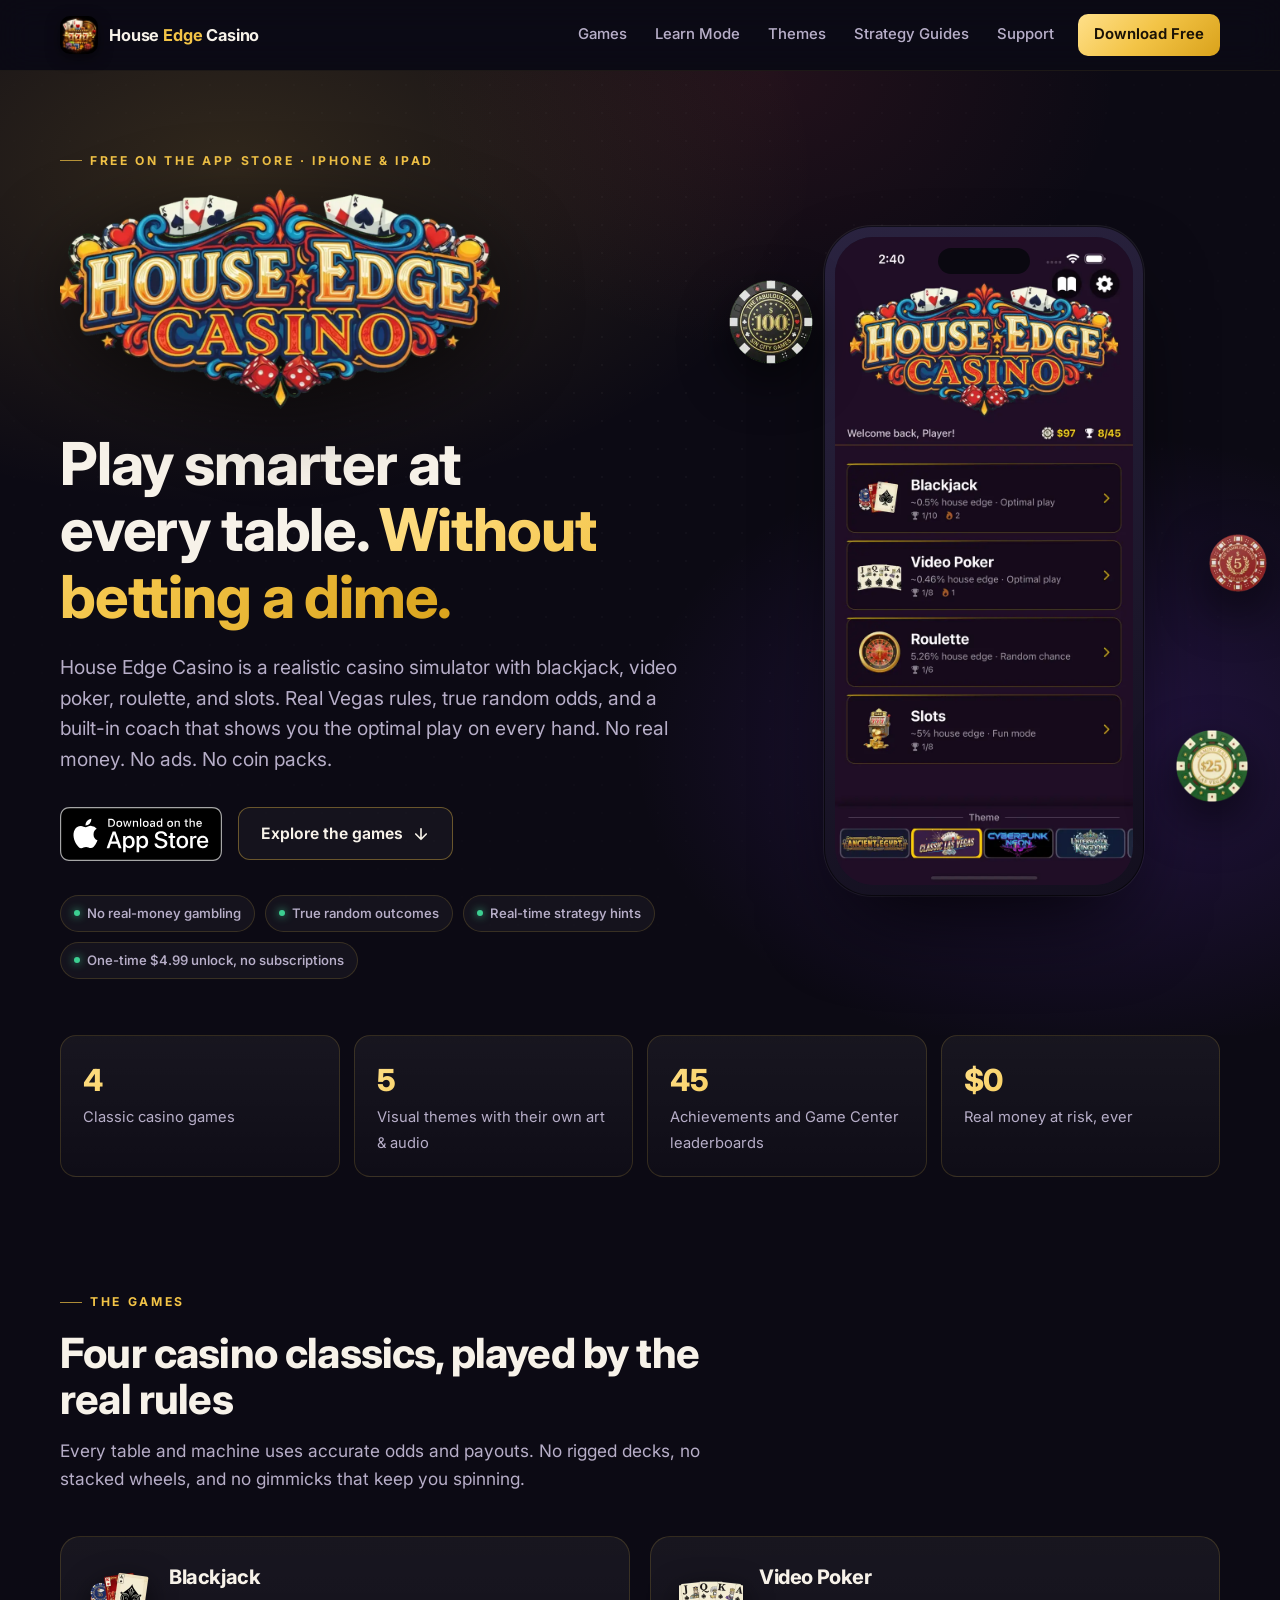
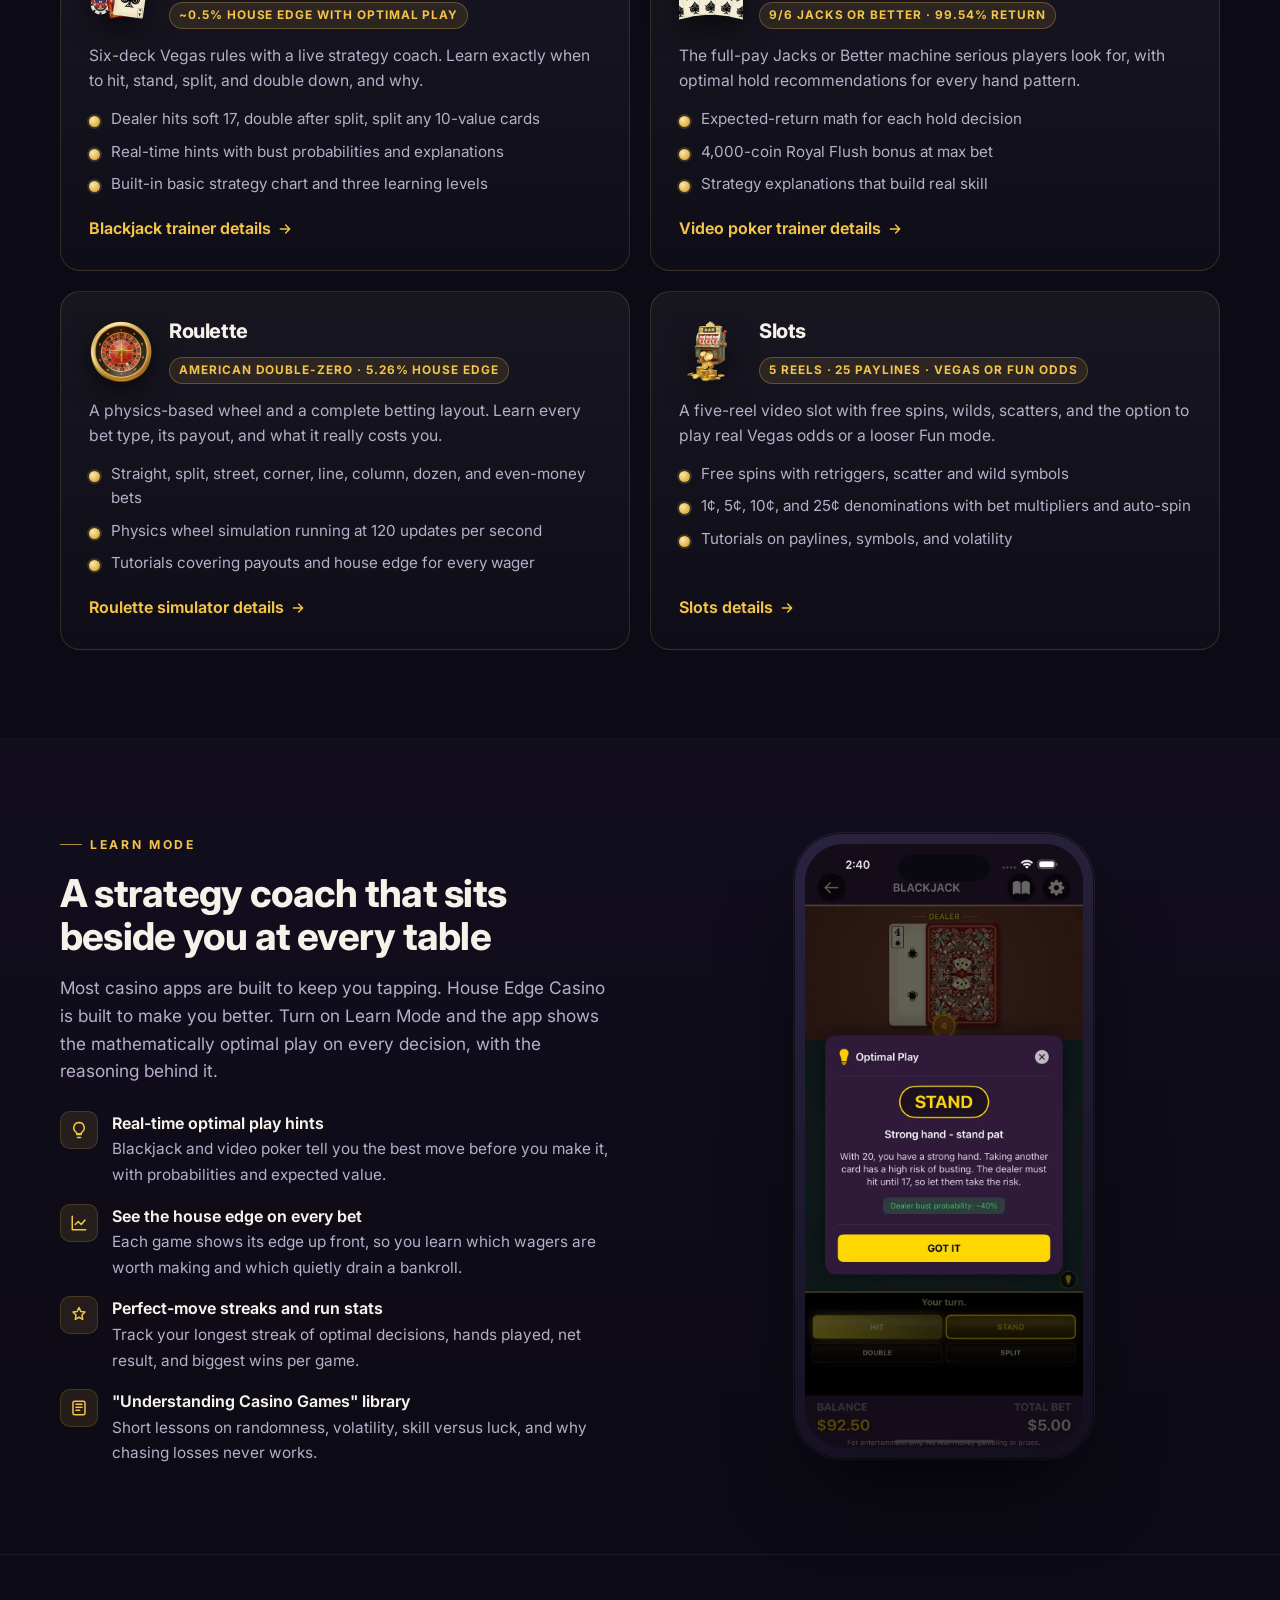
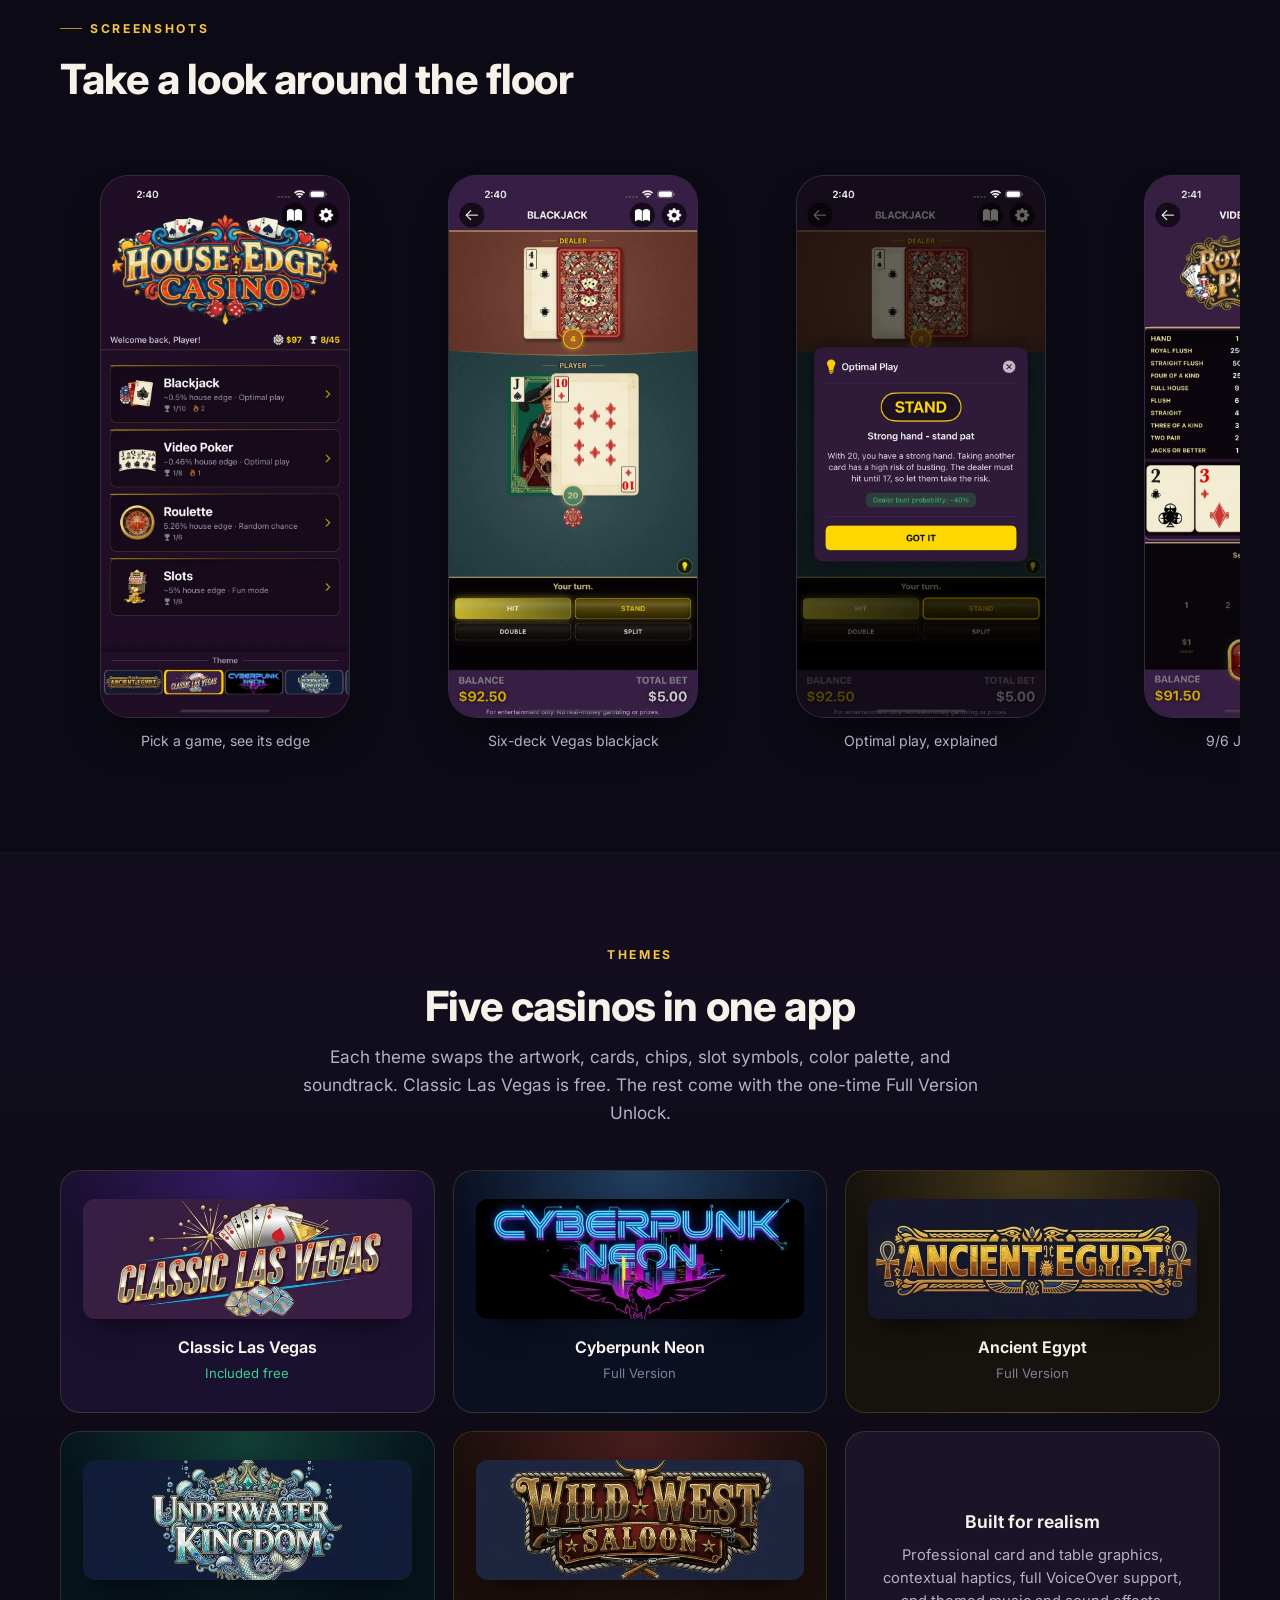
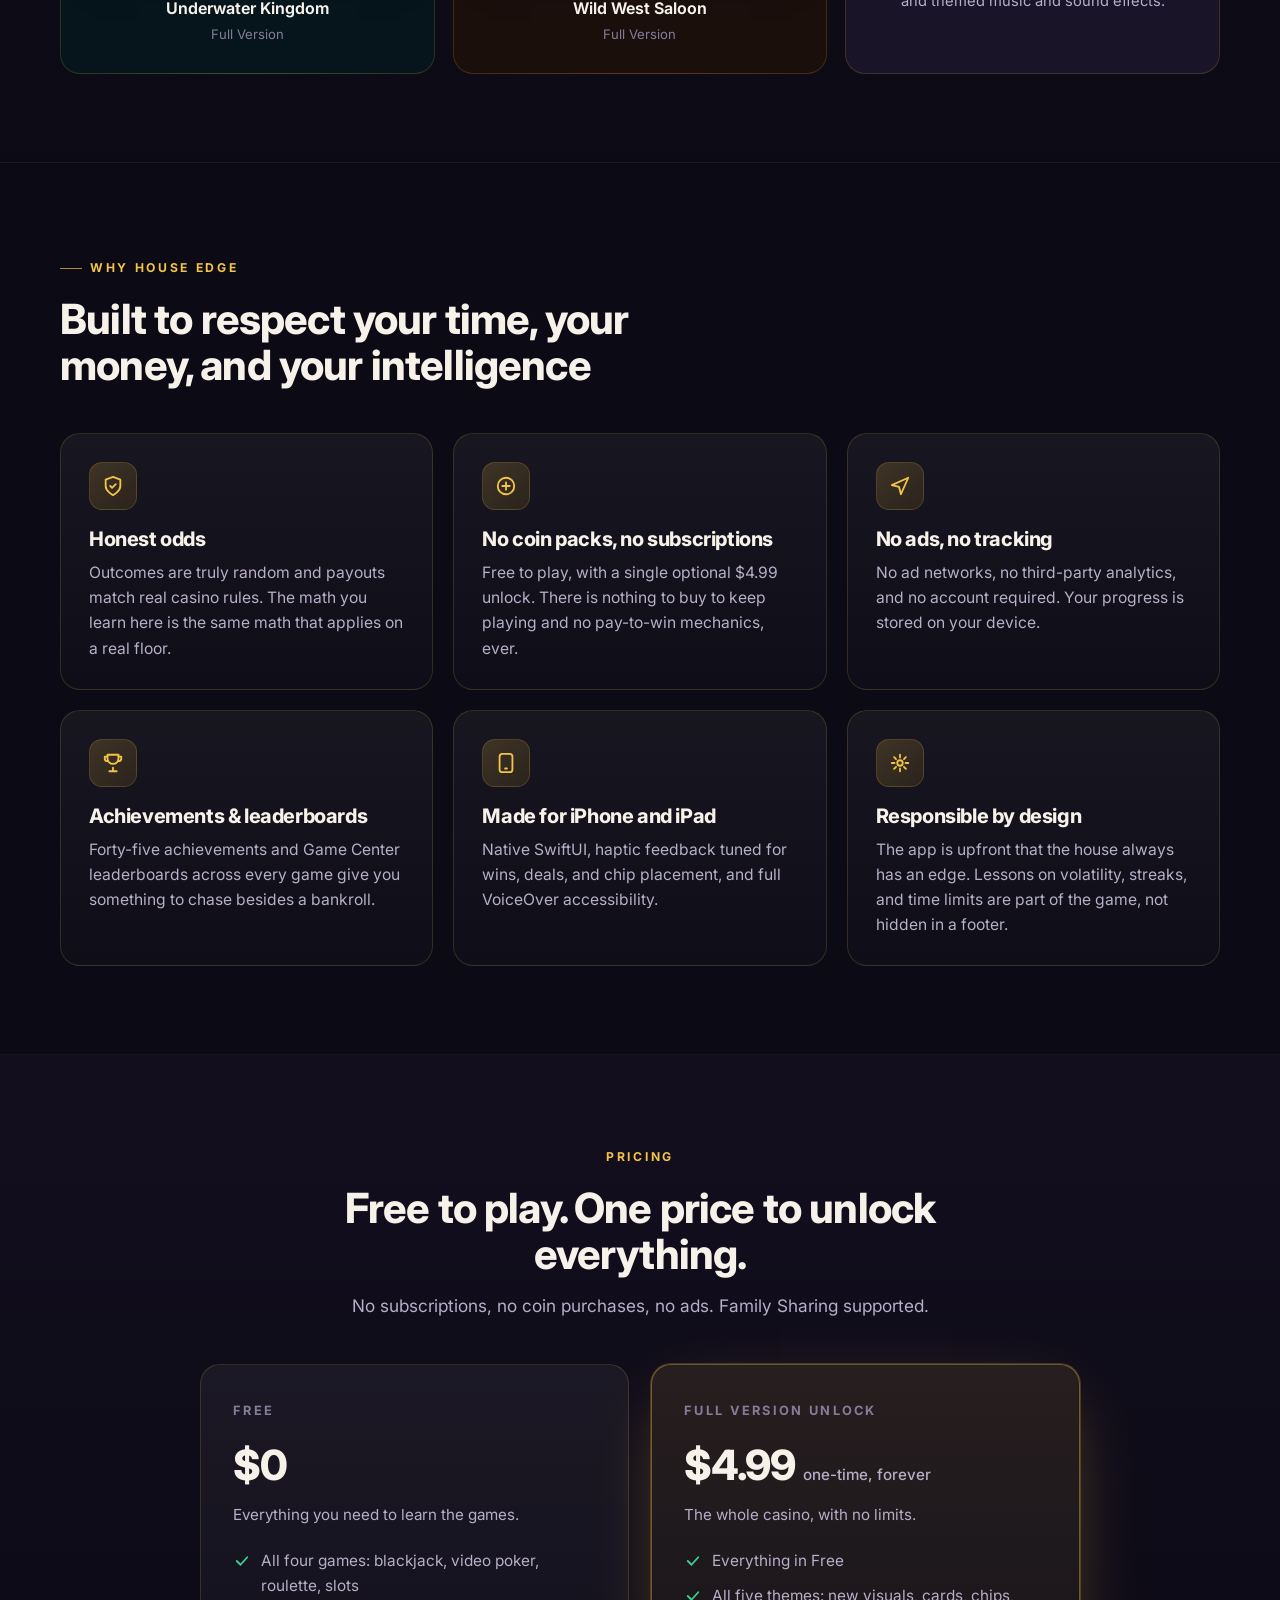
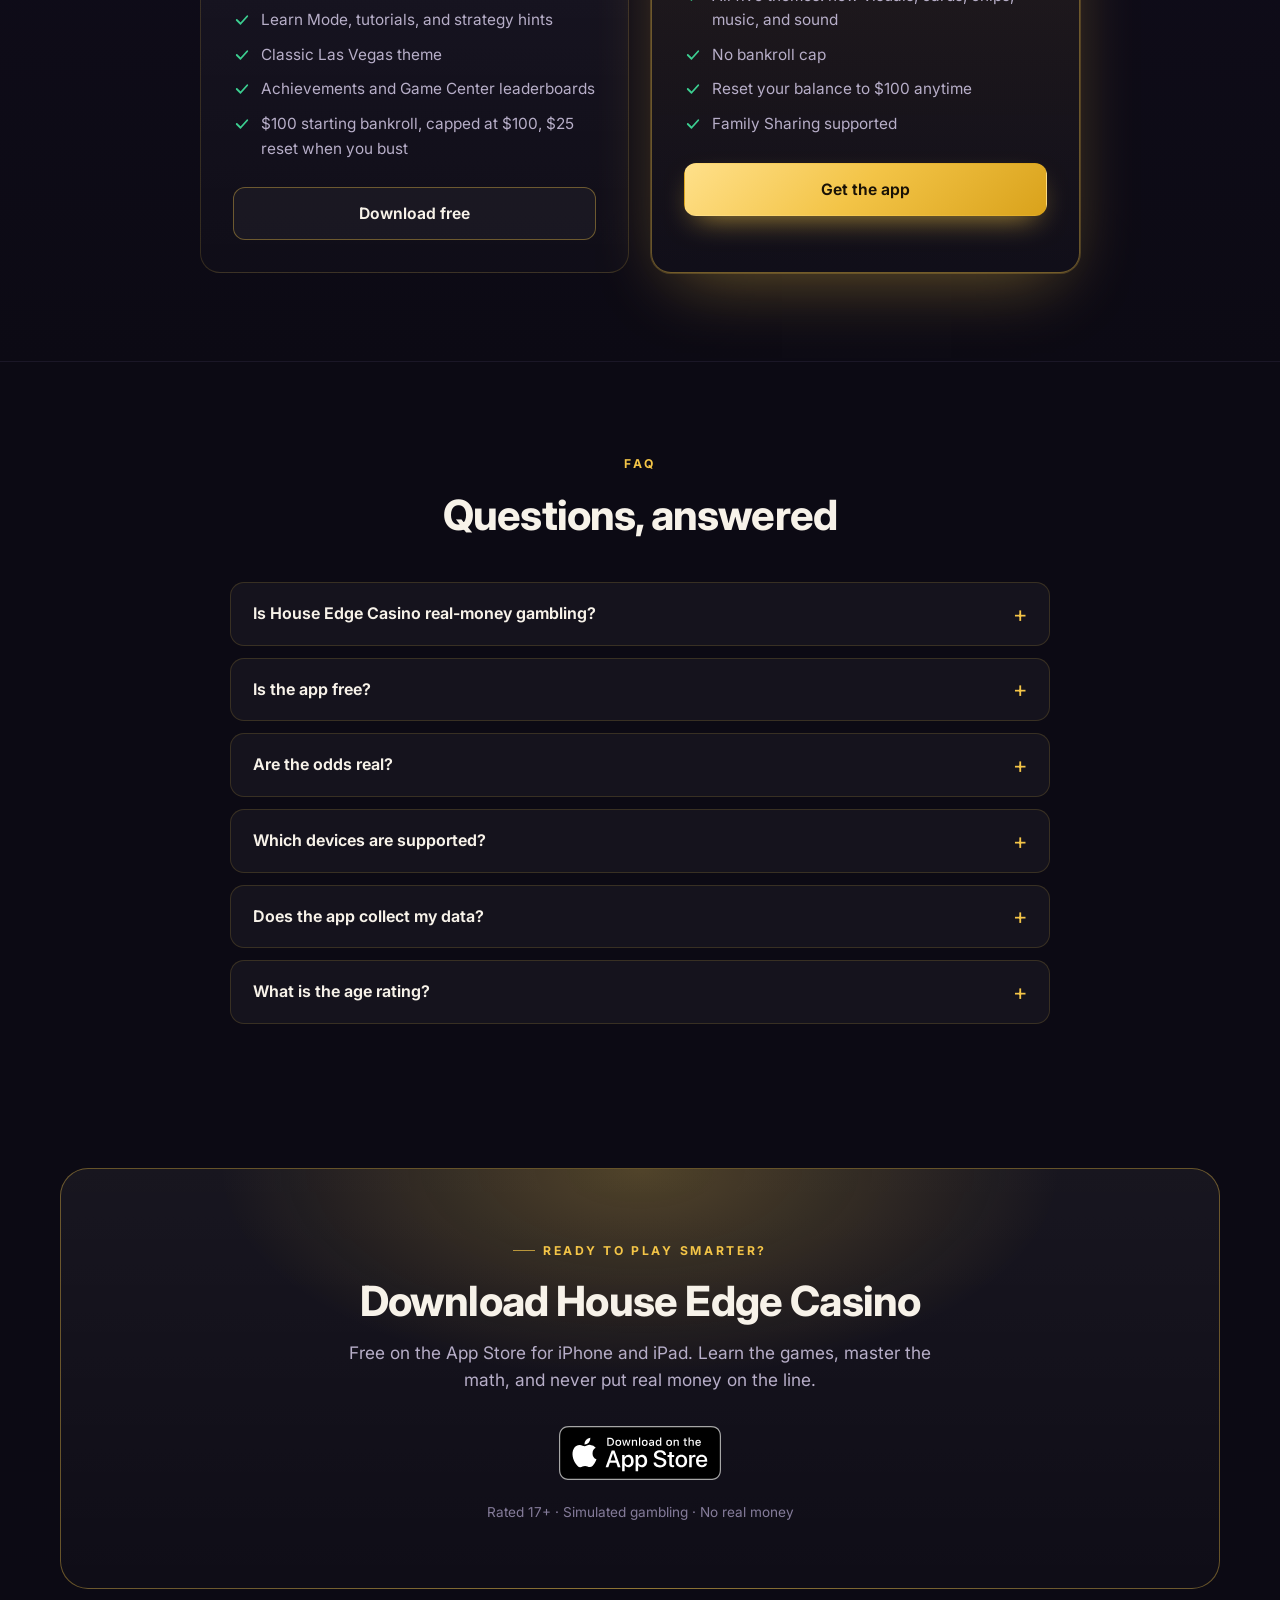
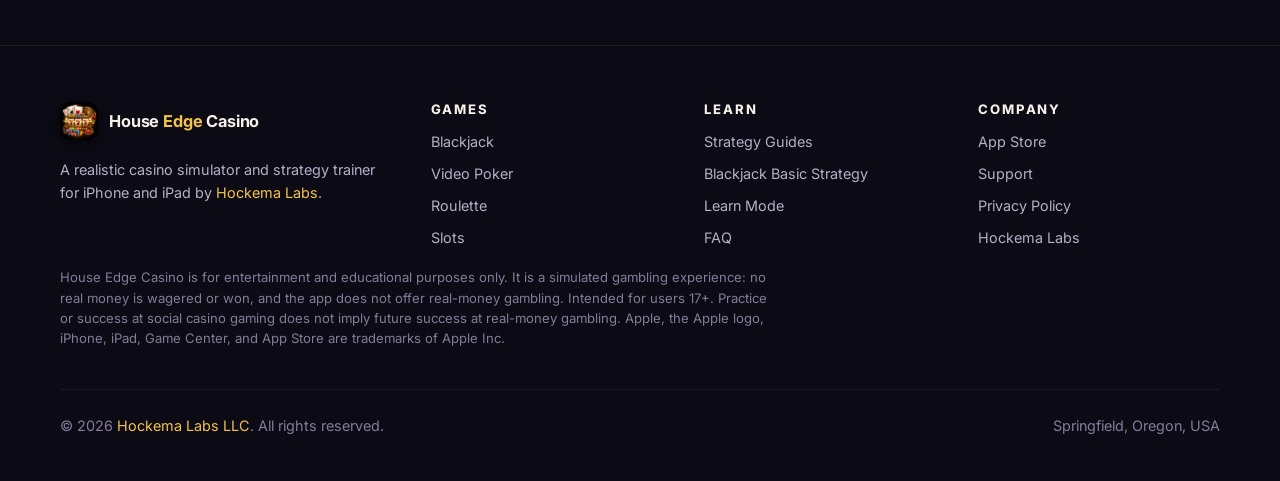
<file: index.html>
<!DOCTYPE html>
<html lang="en">
<head>
  <meta charset="UTF-8" />
  <meta name="viewport" content="width=device-width, initial-scale=1.0" />
  <title>House Edge Casino — Free Casino Simulator &amp; Strategy Trainer for iPhone</title>
  <meta name="description" content="Learn blackjack, video poker, roulette, and slots with real casino odds and real-time strategy hints. House Edge Casino is a free iOS casino simulator with no real-money gambling, no ads, and no coin packs." />
  <meta name="keywords" content="casino simulator, blackjack trainer, blackjack basic strategy app, video poker trainer, roulette simulator, free slots app, learn casino games, no real money casino game, iOS casino game" />
  <meta name="theme-color" content="#0c0a14" />
  <meta name="robots" content="index, follow, max-image-preview:large" />
  <link rel="canonical" href="https://houseedgecasino.com/" />

  <link rel="icon" href="/favicon.ico" sizes="any" />
  <link rel="icon" type="image/png" sizes="192x192" href="/assets/img/icon-192.png" />
  <link rel="apple-touch-icon" href="/assets/img/apple-touch-icon.png" />
  <link rel="manifest" href="/site.webmanifest" />
  <meta name="apple-itunes-app" content="app-id=6758695813" />

  <meta property="og:type" content="website" />
  <meta property="og:site_name" content="House Edge Casino" />
  <meta property="og:title" content="House Edge Casino — Play smarter at every table, without betting a dime" />
  <meta property="og:description" content="A realistic casino simulator for iPhone and iPad with blackjack, video poker, roulette, and slots. Real odds, real-time strategy coaching, no real money." />
  <meta property="og:url" content="https://houseedgecasino.com/" />
  <meta property="og:image" content="https://houseedgecasino.com/assets/img/og-image.jpg" />
  <meta property="og:image:width" content="1200" />
  <meta property="og:image:height" content="630" />
  <meta property="og:image:alt" content="House Edge Casino app logo with the tagline Play smarter at every table" />
  <meta name="twitter:card" content="summary_large_image" />
  <meta name="twitter:title" content="House Edge Casino — Free Casino Simulator &amp; Strategy Trainer" />
  <meta name="twitter:description" content="Blackjack, video poker, roulette, and slots with real odds and real-time strategy hints. Free on the App Store." />
  <meta name="twitter:image" content="https://houseedgecasino.com/assets/img/og-image.jpg" />

  <link rel="preconnect" href="https://fonts.googleapis.com" />
  <link rel="preconnect" href="https://fonts.gstatic.com" crossorigin />
  <link rel="stylesheet" href="https://fonts.googleapis.com/css2?family=Inter:wght@400;500;600;700;800&display=swap" />
  <link rel="stylesheet" href="/assets/css/site.css" />
  <link rel="preload" as="image" href="/assets/img/screens/game-selection.webp" />

  <script type="application/ld+json">
  {
    "@context": "https://schema.org",
    "@graph": [
      {
        "@type": "MobileApplication",
        "@id": "https://houseedgecasino.com/#app",
        "name": "House Edge Casino",
        "alternateName": "House Edge - Casino Games",
        "url": "https://houseedgecasino.com/",
        "description": "A realistic iOS casino simulator with blackjack, video poker, roulette, and slots. Real odds, real-time strategy hints, five visual themes, and no real-money gambling.",
        "operatingSystem": "iOS",
        "applicationCategory": "GameApplication",
        "applicationSubCategory": "Casino",
        "installUrl": "https://apps.apple.com/us/app/house-edge-casino/id6758695813",
        "downloadUrl": "https://apps.apple.com/us/app/house-edge-casino/id6758695813",
        "image": "https://houseedgecasino.com/assets/img/app-icon-512.png",
        "screenshot": [
          "https://houseedgecasino.com/assets/img/screens/game-selection.webp",
          "https://houseedgecasino.com/assets/img/screens/blackjack-strategy-hint.webp",
          "https://houseedgecasino.com/assets/img/screens/roulette-wheel.webp",
          "https://houseedgecasino.com/assets/img/screens/slots-spin.webp"
        ],
        "offers": [
          { "@type": "Offer", "price": "0", "priceCurrency": "USD", "description": "Free download. All four games and the Classic Las Vegas theme." },
          { "@type": "Offer", "price": "4.99", "priceCurrency": "USD", "description": "Full Version Unlock: all five themes, no bankroll limits, reset balance to $100 anytime. One-time purchase." }
        ],
        "contentRating": "17+",
        "author": { "@id": "https://houseedgecasino.com/#org" },
        "publisher": { "@id": "https://houseedgecasino.com/#org" }
      },
      {
        "@type": "Organization",
        "@id": "https://houseedgecasino.com/#org",
        "name": "Hockema Labs LLC",
        "url": "https://hockemalabs.com/",
        "logo": "https://houseedgecasino.com/assets/img/app-icon-512.png",
        "email": "support@houseedgecasino.com"
      },
      {
        "@type": "WebSite",
        "@id": "https://houseedgecasino.com/#website",
        "url": "https://houseedgecasino.com/",
        "name": "House Edge Casino",
        "publisher": { "@id": "https://houseedgecasino.com/#org" }
      },
      {
        "@type": "FAQPage",
        "mainEntity": [
          { "@type": "Question", "name": "Is House Edge Casino real-money gambling?", "acceptedAnswer": { "@type": "Answer", "text": "No. House Edge Casino is a simulated casino for entertainment and education only. No real money is wagered or won, and nothing in the app can be cashed out." } },
          { "@type": "Question", "name": "Is the app free?", "acceptedAnswer": { "@type": "Answer", "text": "Yes. House Edge Casino is free to download and play, with all four games included. An optional one-time $4.99 Full Version Unlock adds all five visual themes, removes bankroll limits, and lets you reset your balance to $100 anytime. There are no subscriptions, no coin packs, and no ads." } },
          { "@type": "Question", "name": "Are the odds real?", "acceptedAnswer": { "@type": "Answer", "text": "Yes. Every game uses accurate casino rules and payouts, and outcomes are truly random. Blackjack uses a six-deck Vegas shoe, roulette is American double-zero, video poker is 9/6 Jacks or Better, and slots offer a realistic Vegas odds mode alongside a Fun mode." } },
          { "@type": "Question", "name": "Which devices are supported?", "acceptedAnswer": { "@type": "Answer", "text": "House Edge Casino runs on iPhone and iPad and is available on the App Store. Family Sharing is supported for the Full Version Unlock." } },
          { "@type": "Question", "name": "Does House Edge Casino collect my data?", "acceptedAnswer": { "@type": "Answer", "text": "No. The app does not collect personal data, does not use third-party analytics or ad networks, and stores your progress locally on your device. Game Center, if enabled, is managed by Apple." } }
        ]
      }
    ]
  }
  </script>
</head>
<body>

  <nav class="nav" id="nav" aria-label="Primary">
    <div class="wrap nav-inner">
      <a class="brand" href="/" aria-label="House Edge Casino home">
        <img src="/assets/img/app-icon-160.webp" width="38" height="38" alt="" />
        <span>House <span class="edge">Edge</span> Casino</span>
      </a>
      <button class="nav-toggle" id="navToggle" aria-expanded="false" aria-controls="navLinks" aria-label="Toggle navigation">
        <svg viewBox="0 0 24 24" fill="none" stroke="currentColor" stroke-width="2" stroke-linecap="round"><path d="M4 7h16M4 12h16M4 17h16"/></svg>
      </button>
      <ul class="nav-links" id="navLinks">
        <li><a href="/#games">Games</a></li>
        <li><a href="/#learn">Learn Mode</a></li>
        <li><a href="/#themes">Themes</a></li>
        <li><a href="/guides/">Strategy Guides</a></li>
        <li><a href="/support.html">Support</a></li>
        <li><a class="nav-cta" href="https://apps.apple.com/us/app/house-edge-casino/id6758695813" rel="noopener">Download Free</a></li>
      </ul>
    </div>
  </nav>

  <main>

    <!-- Hero -->
    <header class="hero">
      <div class="wrap hero-grid">
        <div>
          <span class="eyebrow reveal in">Free on the App Store · iPhone &amp; iPad</span>
          <img class="hero-logo reveal in" src="/assets/img/logo.webp" width="1100" height="600" alt="House Edge Casino" fetchpriority="high" />
          <h1 class="reveal in d1">Play smarter at every table. <span>Without betting a dime.</span></h1>
          <p class="lede reveal in d2">
            House Edge Casino is a realistic casino simulator with blackjack, video poker, roulette, and slots.
            Real Vegas rules, true random odds, and a built-in coach that shows you the optimal play on every hand.
            No real money. No ads. No coin packs.
          </p>
          <div class="cta-row reveal in d3">
            <a class="btn btn-store" href="https://apps.apple.com/us/app/house-edge-casino/id6758695813" rel="noopener" aria-label="Download House Edge Casino on the App Store">
              <img src="/assets/img/app-store-badge.svg" width="180" height="54" alt="Download on the App Store" />
            </a>
            <a class="btn btn-ghost" href="#games">
              Explore the games
              <svg viewBox="0 0 24 24" fill="none" stroke="currentColor" stroke-width="2.2" stroke-linecap="round" stroke-linejoin="round" aria-hidden="true"><path d="M12 5v14M5 12l7 7 7-7"/></svg>
            </a>
          </div>
          <ul class="chips reveal in d3" aria-label="Highlights">
            <li>No real-money gambling</li>
            <li>True random outcomes</li>
            <li>Real-time strategy hints</li>
            <li>One-time $4.99 unlock, no subscriptions</li>
          </ul>
        </div>
        <div class="hero-visual reveal in d2">
          <div class="phone">
            <img src="/assets/img/screens/game-selection.webp" srcset="/assets/img/screens/game-selection-360.webp 360w, /assets/img/screens/game-selection.webp 720w" sizes="(max-width: 760px) 78vw, 320px" width="720" height="1564" alt="House Edge Casino game selection screen showing Blackjack, Video Poker, Roulette, and Slots with their house edge" />
          </div>
          <img class="phone-float a" src="/assets/img/chip-100.webp" width="84" height="84" alt="" aria-hidden="true" />
          <img class="phone-float b" src="/assets/img/chip-25.webp" width="72" height="72" alt="" aria-hidden="true" />
          <img class="phone-float c" src="/assets/img/chip-5.webp" width="58" height="58" alt="" aria-hidden="true" />
        </div>
      </div>
    </header>

    <!-- Stats -->
    <div class="stats">
      <div class="wrap stats-grid">
        <div class="stat reveal"><span class="n">4</span><span class="l">Classic casino games</span></div>
        <div class="stat reveal d1"><span class="n">5</span><span class="l">Visual themes with their own art &amp; audio</span></div>
        <div class="stat reveal d2"><span class="n">45</span><span class="l">Achievements and Game Center leaderboards</span></div>
        <div class="stat reveal d3"><span class="n">$0</span><span class="l">Real money at risk, ever</span></div>
      </div>
    </div>

    <!-- Games -->
    <section id="games">
      <div class="wrap">
        <div class="section-head reveal">
          <span class="eyebrow">The games</span>
          <h2>Four casino classics, played by the real rules</h2>
          <p>Every table and machine uses accurate odds and payouts. No rigged decks, no stacked wheels, and no gimmicks that keep you spinning.</p>
        </div>
        <div class="grid grid-2">

          <article class="card game-card reveal">
            <div class="game-top">
              <img class="game-icon" src="/assets/img/games/blackjack.webp" width="64" height="64" alt="" />
              <div><h3>Blackjack</h3><span class="edge-tag">~0.5% house edge with optimal play</span></div>
            </div>
            <p>Six-deck Vegas rules with a live strategy coach. Learn exactly when to hit, stand, split, and double down, and why.</p>
            <ul>
              <li>Dealer hits soft 17, double after split, split any 10-value cards</li>
              <li>Real-time hints with bust probabilities and explanations</li>
              <li>Built-in basic strategy chart and three learning levels</li>
            </ul>
            <a class="more" href="/blackjack.html">Blackjack trainer details <svg viewBox="0 0 24 24" fill="none" stroke="currentColor" stroke-width="2.2" stroke-linecap="round" stroke-linejoin="round" aria-hidden="true"><path d="M5 12h14M13 6l6 6-6 6"/></svg></a>
          </article>

          <article class="card game-card reveal d1">
            <div class="game-top">
              <img class="game-icon" src="/assets/img/games/video-poker.webp" width="64" height="64" alt="" />
              <div><h3>Video Poker</h3><span class="edge-tag">9/6 Jacks or Better · 99.54% return</span></div>
            </div>
            <p>The full-pay Jacks or Better machine serious players look for, with optimal hold recommendations for every hand pattern.</p>
            <ul>
              <li>Expected-return math for each hold decision</li>
              <li>4,000-coin Royal Flush bonus at max bet</li>
              <li>Strategy explanations that build real skill</li>
            </ul>
            <a class="more" href="/video-poker.html">Video poker trainer details <svg viewBox="0 0 24 24" fill="none" stroke="currentColor" stroke-width="2.2" stroke-linecap="round" stroke-linejoin="round" aria-hidden="true"><path d="M5 12h14M13 6l6 6-6 6"/></svg></a>
          </article>

          <article class="card game-card reveal d2">
            <div class="game-top">
              <img class="game-icon" src="/assets/img/games/roulette.webp" width="64" height="64" alt="" />
              <div><h3>Roulette</h3><span class="edge-tag">American double-zero · 5.26% house edge</span></div>
            </div>
            <p>A physics-based wheel and a complete betting layout. Learn every bet type, its payout, and what it really costs you.</p>
            <ul>
              <li>Straight, split, street, corner, line, column, dozen, and even-money bets</li>
              <li>Physics wheel simulation running at 120 updates per second</li>
              <li>Tutorials covering payouts and house edge for every wager</li>
            </ul>
            <a class="more" href="/roulette.html">Roulette simulator details <svg viewBox="0 0 24 24" fill="none" stroke="currentColor" stroke-width="2.2" stroke-linecap="round" stroke-linejoin="round" aria-hidden="true"><path d="M5 12h14M13 6l6 6-6 6"/></svg></a>
          </article>

          <article class="card game-card reveal d3">
            <div class="game-top">
              <img class="game-icon" src="/assets/img/games/slots.webp" width="64" height="64" alt="" />
              <div><h3>Slots</h3><span class="edge-tag">5 reels · 25 paylines · Vegas or Fun odds</span></div>
            </div>
            <p>A five-reel video slot with free spins, wilds, scatters, and the option to play real Vegas odds or a looser Fun mode.</p>
            <ul>
              <li>Free spins with retriggers, scatter and wild symbols</li>
              <li>1¢, 5¢, 10¢, and 25¢ denominations with bet multipliers and auto-spin</li>
              <li>Tutorials on paylines, symbols, and volatility</li>
            </ul>
            <a class="more" href="/slots.html">Slots details <svg viewBox="0 0 24 24" fill="none" stroke="currentColor" stroke-width="2.2" stroke-linecap="round" stroke-linejoin="round" aria-hidden="true"><path d="M5 12h14M13 6l6 6-6 6"/></svg></a>
          </article>

        </div>
      </div>
    </section>

    <!-- Learn mode -->
    <section id="learn" class="alt">
      <div class="wrap split">
        <div class="reveal">
          <span class="eyebrow">Learn Mode</span>
          <h2>A strategy coach that sits beside you at every table</h2>
          <p class="lede">Most casino apps are built to keep you tapping. House Edge Casino is built to make you better. Turn on Learn Mode and the app shows the mathematically optimal play on every decision, with the reasoning behind it.</p>
          <ul class="feature-list">
            <li>
              <span class="fi"><svg viewBox="0 0 24 24" fill="none" stroke="currentColor" stroke-width="2" stroke-linecap="round" stroke-linejoin="round"><path d="M9 18h6M10 22h4M12 2a7 7 0 0 0-4 12.7c.6.5 1 1.3 1 2.3h6c0-1 .4-1.8 1-2.3A7 7 0 0 0 12 2z"/></svg></span>
              <div><strong>Real-time optimal play hints</strong><span>Blackjack and video poker tell you the best move before you make it, with probabilities and expected value.</span></div>
            </li>
            <li>
              <span class="fi"><svg viewBox="0 0 24 24" fill="none" stroke="currentColor" stroke-width="2" stroke-linecap="round" stroke-linejoin="round"><path d="M3 3v18h18"/><path d="M7 14l4-4 4 4 5-6"/></svg></span>
              <div><strong>See the house edge on every bet</strong><span>Each game shows its edge up front, so you learn which wagers are worth making and which quietly drain a bankroll.</span></div>
            </li>
            <li>
              <span class="fi"><svg viewBox="0 0 24 24" fill="none" stroke="currentColor" stroke-width="2" stroke-linecap="round" stroke-linejoin="round"><path d="M12 2l2.4 5.2L20 8l-4 4 1 5.8L12 15l-5 2.8 1-5.8-4-4 5.6-.8z"/></svg></span>
              <div><strong>Perfect-move streaks and run stats</strong><span>Track your longest streak of optimal decisions, hands played, net result, and biggest wins per game.</span></div>
            </li>
            <li>
              <span class="fi"><svg viewBox="0 0 24 24" fill="none" stroke="currentColor" stroke-width="2" stroke-linecap="round" stroke-linejoin="round"><path d="M4 5a2 2 0 0 1 2-2h12a2 2 0 0 1 2 2v14a2 2 0 0 1-2 2H6a2 2 0 0 1-2-2z"/><path d="M8 7h8M8 11h8M8 15h5"/></svg></span>
              <div><strong>"Understanding Casino Games" library</strong><span>Short lessons on randomness, volatility, skill versus luck, and why chasing losses never works.</span></div>
            </li>
          </ul>
        </div>
        <div class="split-media reveal d1">
          <div class="phone">
            <img src="/assets/img/screens/blackjack-strategy-hint.webp" srcset="/assets/img/screens/blackjack-strategy-hint-360.webp 360w, /assets/img/screens/blackjack-strategy-hint.webp 720w" sizes="(max-width: 760px) 78vw, 300px" width="720" height="1564" alt="Blackjack optimal play hint explaining why to stand on 20 with the dealer bust probability" loading="lazy" />
          </div>
        </div>
      </div>
    </section>

    <!-- Screenshots -->
    <section id="screenshots" class="tight">
      <div class="wrap">
        <div class="section-head reveal">
          <span class="eyebrow">Screenshots</span>
          <h2>Take a look around the floor</h2>
        </div>
        <div class="scroller" aria-label="App screenshots">
          <figure class="shot"><img src="/assets/img/screens/game-selection.webp" width="720" height="1564" alt="Game selection screen with house edge shown for each game" loading="lazy" /><figcaption>Pick a game, see its edge</figcaption></figure>
          <figure class="shot"><img src="/assets/img/screens/blackjack-hand.webp" width="720" height="1564" alt="Blackjack hand in progress with hit, stand, double, and split buttons" loading="lazy" /><figcaption>Six-deck Vegas blackjack</figcaption></figure>
          <figure class="shot"><img src="/assets/img/screens/blackjack-strategy-hint.webp" width="720" height="1564" alt="Blackjack optimal play popup recommending stand" loading="lazy" /><figcaption>Optimal play, explained</figcaption></figure>
          <figure class="shot"><img src="/assets/img/screens/video-poker-hand.webp" width="720" height="1564" alt="Video poker hand with the full Jacks or Better pay table" loading="lazy" /><figcaption>9/6 Jacks or Better</figcaption></figure>
          <figure class="shot"><img src="/assets/img/screens/video-poker-strategy-hint.webp" width="720" height="1564" alt="Video poker hint recommending to keep the high card" loading="lazy" /><figcaption>Hold recommendations</figcaption></figure>
          <figure class="shot"><img src="/assets/img/screens/roulette-wheel.webp" width="720" height="1564" alt="American roulette wheel and betting layout with chips placed" loading="lazy" /><figcaption>Physics-based roulette</figcaption></figure>
          <figure class="shot"><img src="/assets/img/screens/slots-spin.webp" width="720" height="1564" alt="Viva Las Slot five-reel slot machine" loading="lazy" /><figcaption>25-line video slots</figcaption></figure>
        </div>
      </div>
    </section>

    <!-- Themes -->
    <section id="themes" class="alt">
      <div class="wrap">
        <div class="section-head center reveal">
          <span class="eyebrow">Themes</span>
          <h2>Five casinos in one app</h2>
          <p>Each theme swaps the artwork, cards, chips, slot symbols, color palette, and soundtrack. Classic Las Vegas is free. The rest come with the one-time Full Version Unlock.</p>
        </div>
        <div class="themes-grid">
          <div class="theme theme-vegas free reveal"><img src="/assets/img/themes/classic-las-vegas.webp" width="640" height="274" alt="Classic Las Vegas theme logo" loading="lazy" /><span class="t-name">Classic Las Vegas</span><span class="t-tag">Included free</span></div>
          <div class="theme theme-cyber reveal d1"><img src="/assets/img/themes/cyberpunk-neon.webp" width="640" height="274" alt="Cyberpunk Neon theme logo" loading="lazy" /><span class="t-name">Cyberpunk Neon</span><span class="t-tag">Full Version</span></div>
          <div class="theme theme-egypt reveal d2"><img src="/assets/img/themes/ancient-egypt.webp" width="640" height="274" alt="Ancient Egypt theme logo" loading="lazy" /><span class="t-name">Ancient Egypt</span><span class="t-tag">Full Version</span></div>
          <div class="theme theme-ocean reveal d1"><img src="/assets/img/themes/underwater-kingdom.webp" width="640" height="274" alt="Underwater Kingdom theme logo" loading="lazy" /><span class="t-name">Underwater Kingdom</span><span class="t-tag">Full Version</span></div>
          <div class="theme theme-west reveal d2"><img src="/assets/img/themes/wild-west-saloon.webp" width="640" height="274" alt="Wild West Saloon theme logo" loading="lazy" /><span class="t-name">Wild West Saloon</span><span class="t-tag">Full Version</span></div>
          <div class="theme reveal d3" style="display:flex;flex-direction:column;justify-content:center;text-align:center;">
            <span class="t-name" style="font-size:1.1rem;">Built for realism</span>
            <span class="t-tag" style="margin-top:8px;color:var(--muted);font-size:.92rem;line-height:1.55;">Professional card and table graphics, contextual haptics, full VoiceOver support, and themed music and sound effects.</span>
          </div>
        </div>
      </div>
    </section>

    <!-- Why -->
    <section id="why">
      <div class="wrap">
        <div class="section-head reveal">
          <span class="eyebrow">Why House Edge</span>
          <h2>Built to respect your time, your money, and your intelligence</h2>
        </div>
        <div class="grid grid-3">
          <div class="card reveal">
            <span class="icon-box"><svg viewBox="0 0 24 24" fill="none" stroke="currentColor" stroke-width="2" stroke-linecap="round" stroke-linejoin="round"><path d="M12 22s8-4 8-10V5l-8-3-8 3v7c0 6 8 10 8 10z"/><path d="M9 12l2 2 4-4"/></svg></span>
            <h3>Honest odds</h3>
            <p>Outcomes are truly random and payouts match real casino rules. The math you learn here is the same math that applies on a real floor.</p>
          </div>
          <div class="card reveal d1">
            <span class="icon-box"><svg viewBox="0 0 24 24" fill="none" stroke="currentColor" stroke-width="2" stroke-linecap="round" stroke-linejoin="round"><circle cx="12" cy="12" r="9"/><path d="M8 12h8M12 8v8"/></svg></span>
            <h3>No coin packs, no subscriptions</h3>
            <p>Free to play, with a single optional $4.99 unlock. There is nothing to buy to keep playing and no pay-to-win mechanics, ever.</p>
          </div>
          <div class="card reveal d2">
            <span class="icon-box"><svg viewBox="0 0 24 24" fill="none" stroke="currentColor" stroke-width="2" stroke-linecap="round" stroke-linejoin="round"><path d="M3 11l18-8-8 18-2-8z"/></svg></span>
            <h3>No ads, no tracking</h3>
            <p>No ad networks, no third-party analytics, and no account required. Your progress is stored on your device.</p>
          </div>
          <div class="card reveal">
            <span class="icon-box"><svg viewBox="0 0 24 24" fill="none" stroke="currentColor" stroke-width="2" stroke-linecap="round" stroke-linejoin="round"><path d="M8 21h8M12 17v4M6 3h12v4a6 6 0 0 1-12 0z"/><path d="M6 5H3v2a3 3 0 0 0 3 3M18 5h3v2a3 3 0 0 1-3 3"/></svg></span>
            <h3>Achievements &amp; leaderboards</h3>
            <p>Forty-five achievements and Game Center leaderboards across every game give you something to chase besides a bankroll.</p>
          </div>
          <div class="card reveal d1">
            <span class="icon-box"><svg viewBox="0 0 24 24" fill="none" stroke="currentColor" stroke-width="2" stroke-linecap="round" stroke-linejoin="round"><rect x="5" y="2" width="14" height="20" rx="3"/><path d="M11 18h2"/></svg></span>
            <h3>Made for iPhone and iPad</h3>
            <p>Native SwiftUI, haptic feedback tuned for wins, deals, and chip placement, and full VoiceOver accessibility.</p>
          </div>
          <div class="card reveal d2">
            <span class="icon-box"><svg viewBox="0 0 24 24" fill="none" stroke="currentColor" stroke-width="2" stroke-linecap="round" stroke-linejoin="round"><path d="M12 3v3M12 18v3M3 12h3M18 12h3M5.6 5.6l2.1 2.1M16.3 16.3l2.1 2.1M5.6 18.4l2.1-2.1M16.3 7.7l2.1-2.1"/><circle cx="12" cy="12" r="3"/></svg></span>
            <h3>Responsible by design</h3>
            <p>The app is upfront that the house always has an edge. Lessons on volatility, streaks, and time limits are part of the game, not hidden in a footer.</p>
          </div>
        </div>
      </div>
    </section>

    <!-- Pricing -->
    <section id="pricing" class="alt">
      <div class="wrap">
        <div class="section-head center reveal">
          <span class="eyebrow">Pricing</span>
          <h2>Free to play. One price to unlock everything.</h2>
          <p>No subscriptions, no coin purchases, no ads. Family Sharing supported.</p>
        </div>
        <div class="pricing">
          <div class="plan reveal">
            <span class="plan-name">Free</span>
            <div class="price">$0</div>
            <p class="sub">Everything you need to learn the games.</p>
            <ul>
              <li><svg viewBox="0 0 24 24" fill="none" stroke="currentColor" stroke-width="2.4" stroke-linecap="round" stroke-linejoin="round"><path d="M5 12l5 5 9-10"/></svg>All four games: blackjack, video poker, roulette, slots</li>
              <li><svg viewBox="0 0 24 24" fill="none" stroke="currentColor" stroke-width="2.4" stroke-linecap="round" stroke-linejoin="round"><path d="M5 12l5 5 9-10"/></svg>Learn Mode, tutorials, and strategy hints</li>
              <li><svg viewBox="0 0 24 24" fill="none" stroke="currentColor" stroke-width="2.4" stroke-linecap="round" stroke-linejoin="round"><path d="M5 12l5 5 9-10"/></svg>Classic Las Vegas theme</li>
              <li><svg viewBox="0 0 24 24" fill="none" stroke="currentColor" stroke-width="2.4" stroke-linecap="round" stroke-linejoin="round"><path d="M5 12l5 5 9-10"/></svg>Achievements and Game Center leaderboards</li>
              <li><svg viewBox="0 0 24 24" fill="none" stroke="currentColor" stroke-width="2.4" stroke-linecap="round" stroke-linejoin="round"><path d="M5 12l5 5 9-10"/></svg>$100 starting bankroll, capped at $100, $25 reset when you bust</li>
            </ul>
            <a class="btn btn-ghost" href="https://apps.apple.com/us/app/house-edge-casino/id6758695813" rel="noopener">Download free</a>
          </div>
          <div class="plan featured reveal d1">
            <span class="plan-name">Full Version Unlock</span>
            <div class="price">$4.99 <small>one-time, forever</small></div>
            <p class="sub">The whole casino, with no limits.</p>
            <ul>
              <li><svg viewBox="0 0 24 24" fill="none" stroke="currentColor" stroke-width="2.4" stroke-linecap="round" stroke-linejoin="round"><path d="M5 12l5 5 9-10"/></svg>Everything in Free</li>
              <li><svg viewBox="0 0 24 24" fill="none" stroke="currentColor" stroke-width="2.4" stroke-linecap="round" stroke-linejoin="round"><path d="M5 12l5 5 9-10"/></svg>All five themes: new visuals, cards, chips, music, and sound</li>
              <li><svg viewBox="0 0 24 24" fill="none" stroke="currentColor" stroke-width="2.4" stroke-linecap="round" stroke-linejoin="round"><path d="M5 12l5 5 9-10"/></svg>No bankroll cap</li>
              <li><svg viewBox="0 0 24 24" fill="none" stroke="currentColor" stroke-width="2.4" stroke-linecap="round" stroke-linejoin="round"><path d="M5 12l5 5 9-10"/></svg>Reset your balance to $100 anytime</li>
              <li><svg viewBox="0 0 24 24" fill="none" stroke="currentColor" stroke-width="2.4" stroke-linecap="round" stroke-linejoin="round"><path d="M5 12l5 5 9-10"/></svg>Family Sharing supported</li>
            </ul>
            <a class="btn btn-primary" href="https://apps.apple.com/us/app/house-edge-casino/id6758695813" rel="noopener">Get the app</a>
          </div>
        </div>
      </div>
    </section>

    <!-- FAQ -->
    <section id="faq">
      <div class="wrap">
        <div class="section-head center reveal">
          <span class="eyebrow">FAQ</span>
          <h2>Questions, answered</h2>
        </div>
        <div class="faq reveal">
          <details>
            <summary>Is House Edge Casino real-money gambling?</summary>
            <div class="a"><p>No. House Edge Casino is a simulated casino for entertainment and education only. No real money is wagered or won, and nothing in the app can be cashed out. Practice or success at social casino gaming does not imply future success at real-money gambling.</p></div>
          </details>
          <details>
            <summary>Is the app free?</summary>
            <div class="a"><p>Yes. It is free to download and play, with all four games included. An optional one-time $4.99 Full Version Unlock adds all five visual themes, removes bankroll limits, and lets you reset your balance to $100 anytime. There are no subscriptions, no coin packs, and no ads.</p></div>
          </details>
          <details>
            <summary>Are the odds real?</summary>
            <div class="a"><p>Yes. Every game uses accurate casino rules and payouts, and outcomes are truly random. Blackjack is a six-deck Vegas shoe, roulette is American double-zero, video poker is full-pay 9/6 Jacks or Better, and slots offer a realistic Vegas odds mode alongside a looser Fun mode.</p></div>
          </details>
          <details>
            <summary>Which devices are supported?</summary>
            <div class="a"><p>House Edge Casino runs on iPhone and iPad and is available on the App Store. Family Sharing is supported for the Full Version Unlock.</p></div>
          </details>
          <details>
            <summary>Does the app collect my data?</summary>
            <div class="a"><p>No. The app does not collect personal data, does not use third-party analytics or ad networks, and stores your progress locally on your device. If you enable Game Center, scores and achievements are managed by Apple. See the <a href="/privacypolicy.html">privacy policy</a>.</p></div>
          </details>
          <details>
            <summary>What is the age rating?</summary>
            <div class="a"><p>House Edge Casino is rated 17+ on the App Store for frequent or intense simulated gambling. It is intended for adults.</p></div>
          </details>
        </div>
      </div>
    </section>

    <!-- CTA -->
    <section class="tight">
      <div class="wrap">
        <div class="cta-banner reveal">
          <span class="eyebrow">Ready to play smarter?</span>
          <h2>Download House Edge Casino</h2>
          <p>Free on the App Store for iPhone and iPad. Learn the games, master the math, and never put real money on the line.</p>
          <div class="cta-row">
            <a class="btn btn-store" href="https://apps.apple.com/us/app/house-edge-casino/id6758695813" rel="noopener" aria-label="Download House Edge Casino on the App Store">
              <img src="/assets/img/app-store-badge.svg" width="180" height="54" alt="Download on the App Store" loading="lazy" />
            </a>
          </div>
          <p class="fine">Rated 17+ · Simulated gambling · No real money</p>
        </div>
      </div>
    </section>

  </main>

  <footer>
    <div class="wrap">
      <div class="foot-grid">
        <div class="foot-brand">
          <a class="brand" href="/"><img src="/assets/img/app-icon-160.webp" width="38" height="38" alt="" /><span>House <span class="edge">Edge</span> Casino</span></a>
          <p>A realistic casino simulator and strategy trainer for iPhone and iPad by <a href="https://hockemalabs.com">Hockema Labs</a>.</p>
        </div>
        <div class="foot-col">
          <h4>Games</h4>
          <ul>
            <li><a href="/blackjack.html">Blackjack</a></li>
            <li><a href="/video-poker.html">Video Poker</a></li>
            <li><a href="/roulette.html">Roulette</a></li>
            <li><a href="/slots.html">Slots</a></li>
          </ul>
        </div>
        <div class="foot-col">
          <h4>Learn</h4>
          <ul>
            <li><a href="/guides/">Strategy Guides</a></li>
            <li><a href="/guides/blackjack-basic-strategy.html">Blackjack Basic Strategy</a></li>
            <li><a href="/#learn">Learn Mode</a></li>
            <li><a href="/#faq">FAQ</a></li>
          </ul>
        </div>
        <div class="foot-col">
          <h4>Company</h4>
          <ul>
            <li><a href="https://apps.apple.com/us/app/house-edge-casino/id6758695813" rel="noopener">App Store</a></li>
            <li><a href="/support.html">Support</a></li>
            <li><a href="/privacypolicy.html">Privacy Policy</a></li>
            <li><a href="https://hockemalabs.com">Hockema Labs</a></li>
          </ul>
        </div>
      </div>
      <p class="disclaimer">House Edge Casino is for entertainment and educational purposes only. It is a simulated gambling experience: no real money is wagered or won, and the app does not offer real-money gambling. Intended for users 17+. Practice or success at social casino gaming does not imply future success at real-money gambling. Apple, the Apple logo, iPhone, iPad, Game Center, and App Store are trademarks of Apple Inc.</p>
      <div class="foot-bottom">
        <span>© <span data-year>2026</span> <a href="https://hockemalabs.com">Hockema Labs LLC</a>. All rights reserved.</span>
        <span>Springfield, Oregon, USA</span>
      </div>
    </div>
  </footer>

  <script src="/assets/js/site.js" defer></script>
</body>
</html>
</file>
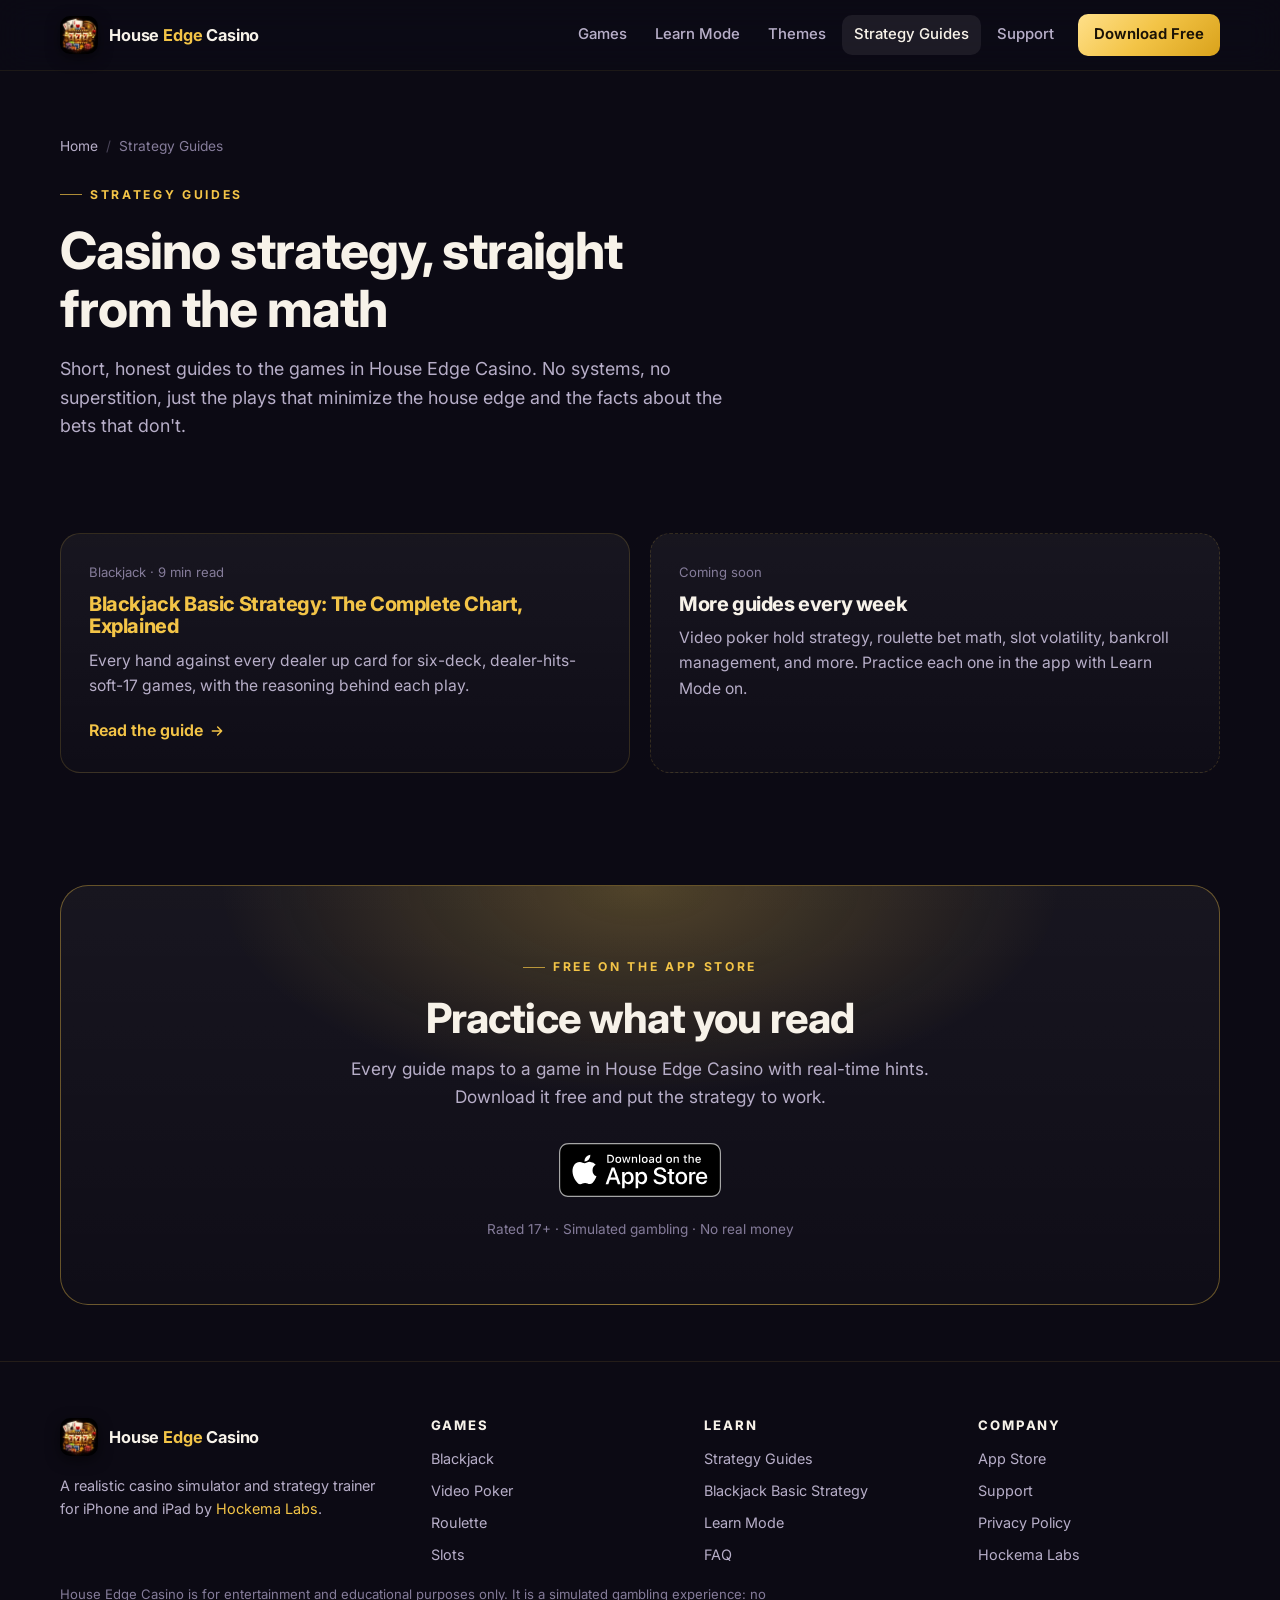
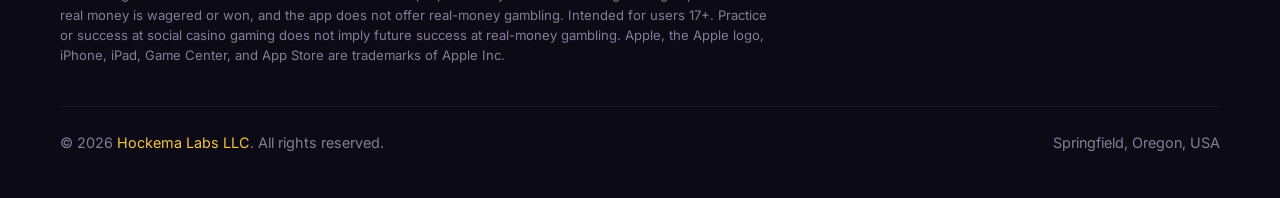
<file: guides/index.html>
<!DOCTYPE html>
<html lang="en">
<head>
  <meta charset="UTF-8" />
  <meta name="viewport" content="width=device-width, initial-scale=1.0" />
  <title>Casino Strategy Guides — Blackjack, Video Poker, Roulette &amp; Slots | House Edge Casino</title>
  <meta name="description" content="Free, math-based guides to blackjack basic strategy, video poker holds, roulette bets, and slot machine odds from the makers of House Edge Casino." />
  <meta name="theme-color" content="#0c0a14" />
  <meta name="robots" content="index, follow, max-image-preview:large" />
  <link rel="canonical" href="https://houseedgecasino.com/guides/" />
  <link rel="icon" href="/favicon.ico" sizes="any" />
  <link rel="icon" type="image/png" sizes="192x192" href="/assets/img/icon-192.png" />
  <link rel="apple-touch-icon" href="/assets/img/apple-touch-icon.png" />
  <link rel="manifest" href="/site.webmanifest" />
  <meta name="apple-itunes-app" content="app-id=6758695813" />
  <meta property="og:type" content="website" />
  <meta property="og:site_name" content="House Edge Casino" />
  <meta property="og:title" content="Casino Strategy Guides — Blackjack, Video Poker, Roulette &amp; Slots | House Edge Casino" />
  <meta property="og:description" content="Free, math-based guides to blackjack basic strategy, video poker holds, roulette bets, and slot machine odds from the makers of House Edge Casino." />
  <meta property="og:url" content="https://houseedgecasino.com/guides/" />
  <meta property="og:image" content="https://houseedgecasino.com/assets/img/og-image.jpg" />
  <meta property="og:image:width" content="1200" />
  <meta property="og:image:height" content="630" />
  <meta name="twitter:card" content="summary_large_image" />
  <link rel="preconnect" href="https://fonts.googleapis.com" />
  <link rel="preconnect" href="https://fonts.gstatic.com" crossorigin />
  <link rel="stylesheet" href="https://fonts.googleapis.com/css2?family=Inter:wght@400;500;600;700;800&display=swap" />
  <link rel="stylesheet" href="/assets/css/site.css" />
  <script type="application/ld+json">
  {
    "@context": "https://schema.org",
    "@graph": [
      {
        "@type": "CollectionPage",
        "url": "https://houseedgecasino.com/guides/",
        "name": "Casino Strategy Guides",
        "isPartOf": {
          "@id": "https://houseedgecasino.com/#website"
        }
      },
      {
        "@type": "BreadcrumbList",
        "itemListElement": [
          {
            "@type": "ListItem",
            "position": 1,
            "name": "Home",
            "item": "https://houseedgecasino.com/"
          },
          {
            "@type": "ListItem",
            "position": 2,
            "name": "Strategy Guides"
          }
        ]
      }
    ]
  }
  </script>
</head>
<body>

  <nav class="nav" id="nav" aria-label="Primary">
    <div class="wrap nav-inner">
      <a class="brand" href="/" aria-label="House Edge Casino home">
        <img src="/assets/img/app-icon-160.webp" width="38" height="38" alt="" />
        <span>House <span class="edge">Edge</span> Casino</span>
      </a>
      <button class="nav-toggle" id="navToggle" aria-expanded="false" aria-controls="navLinks" aria-label="Toggle navigation">
        <svg viewBox="0 0 24 24" fill="none" stroke="currentColor" stroke-width="2" stroke-linecap="round"><path d="M4 7h16M4 12h16M4 17h16"/></svg>
      </button>
      <ul class="nav-links" id="navLinks">
        <li><a href="/#games">Games</a></li>
        <li><a href="/#learn">Learn Mode</a></li>
        <li><a href="/#themes">Themes</a></li>
        <li><a href="/guides/" aria-current="page">Strategy Guides</a></li>
        <li><a href="/support.html">Support</a></li>
        <li><a class="nav-cta" href="https://apps.apple.com/us/app/house-edge-casino/id6758695813" rel="noopener">Download Free</a></li>
      </ul>
    </div>
  </nav>

  <main>
    <header class="page-head wrap">
      <ol class="crumbs"><li><a href="/">Home</a></li><li>Strategy Guides</li></ol>
      <span class="eyebrow">Strategy Guides</span>
      <h1>Casino strategy, straight from the math</h1>
      <p class="lede">Short, honest guides to the games in House Edge Casino. No systems, no superstition, just the plays that minimize the house edge and the facts about the bets that don't.</p>
    </header>
    <section class="tight">
      <div class="wrap">
        <div class="guides-list">
          <a class="card guide-card reveal" href="/guides/blackjack-basic-strategy.html" style="display:block;"><div class="meta">Blackjack · 9 min read</div><h3>Blackjack Basic Strategy: The Complete Chart, Explained</h3><p>Every hand against every dealer up card for six-deck, dealer-hits-soft-17 games, with the reasoning behind each play.</p><span class="more">Read the guide <svg viewBox="0 0 24 24" fill="none" stroke="currentColor" stroke-width="2.2" stroke-linecap="round" stroke-linejoin="round" aria-hidden="true"><path d="M5 12h14M13 6l6 6-6 6"/></svg></span></a>
          <div class="card reveal d1" style="border-style:dashed;">
            <div class="meta" style="color:var(--faint);font-size:.82rem;margin-bottom:10px;">Coming soon</div>
            <h3>More guides every week</h3>
            <p>Video poker hold strategy, roulette bet math, slot volatility, bankroll management, and more. Practice each one in the app with Learn Mode on.</p>
          </div>
        </div>
      </div>
    </section>
    
    <section class="tight">
      <div class="wrap">
        <div class="cta-banner reveal">
          <span class="eyebrow">Free on the App Store</span>
          <h2>Practice what you read</h2>
          <p>Every guide maps to a game in House Edge Casino with real-time hints. Download it free and put the strategy to work.</p>
          <div class="cta-row">
            <a class="btn btn-store" href="https://apps.apple.com/us/app/house-edge-casino/id6758695813" rel="noopener" aria-label="Download House Edge Casino on the App Store">
              <img src="/assets/img/app-store-badge.svg" width="180" height="54" alt="Download on the App Store" loading="lazy" />
            </a>
          </div>
          <p class="fine">Rated 17+ · Simulated gambling · No real money</p>
        </div>
      </div>
    </section>

  </main>

  <footer>
    <div class="wrap">
      <div class="foot-grid">
        <div class="foot-brand">
          <a class="brand" href="/"><img src="/assets/img/app-icon-160.webp" width="38" height="38" alt="" /><span>House <span class="edge">Edge</span> Casino</span></a>
          <p>A realistic casino simulator and strategy trainer for iPhone and iPad by <a href="https://hockemalabs.com">Hockema Labs</a>.</p>
        </div>
        <div class="foot-col">
          <h4>Games</h4>
          <ul>
            <li><a href="/blackjack.html">Blackjack</a></li>
            <li><a href="/video-poker.html">Video Poker</a></li>
            <li><a href="/roulette.html">Roulette</a></li>
            <li><a href="/slots.html">Slots</a></li>
          </ul>
        </div>
        <div class="foot-col">
          <h4>Learn</h4>
          <ul>
            <li><a href="/guides/">Strategy Guides</a></li>
            <li><a href="/guides/blackjack-basic-strategy.html">Blackjack Basic Strategy</a></li>
            <li><a href="/#learn">Learn Mode</a></li>
            <li><a href="/#faq">FAQ</a></li>
          </ul>
        </div>
        <div class="foot-col">
          <h4>Company</h4>
          <ul>
            <li><a href="https://apps.apple.com/us/app/house-edge-casino/id6758695813" rel="noopener">App Store</a></li>
            <li><a href="/support.html">Support</a></li>
            <li><a href="/privacypolicy.html">Privacy Policy</a></li>
            <li><a href="https://hockemalabs.com">Hockema Labs</a></li>
          </ul>
        </div>
      </div>
      <p class="disclaimer">House Edge Casino is for entertainment and educational purposes only. It is a simulated gambling experience: no real money is wagered or won, and the app does not offer real-money gambling. Intended for users 17+. Practice or success at social casino gaming does not imply future success at real-money gambling. Apple, the Apple logo, iPhone, iPad, Game Center, and App Store are trademarks of Apple Inc.</p>
      <div class="foot-bottom">
        <span>© <span data-year>2026</span> <a href="https://hockemalabs.com">Hockema Labs LLC</a>. All rights reserved.</span>
        <span>Springfield, Oregon, USA</span>
      </div>
    </div>
  </footer>

  <script src="/assets/js/site.js" defer></script>
</body>
</html>
</file>
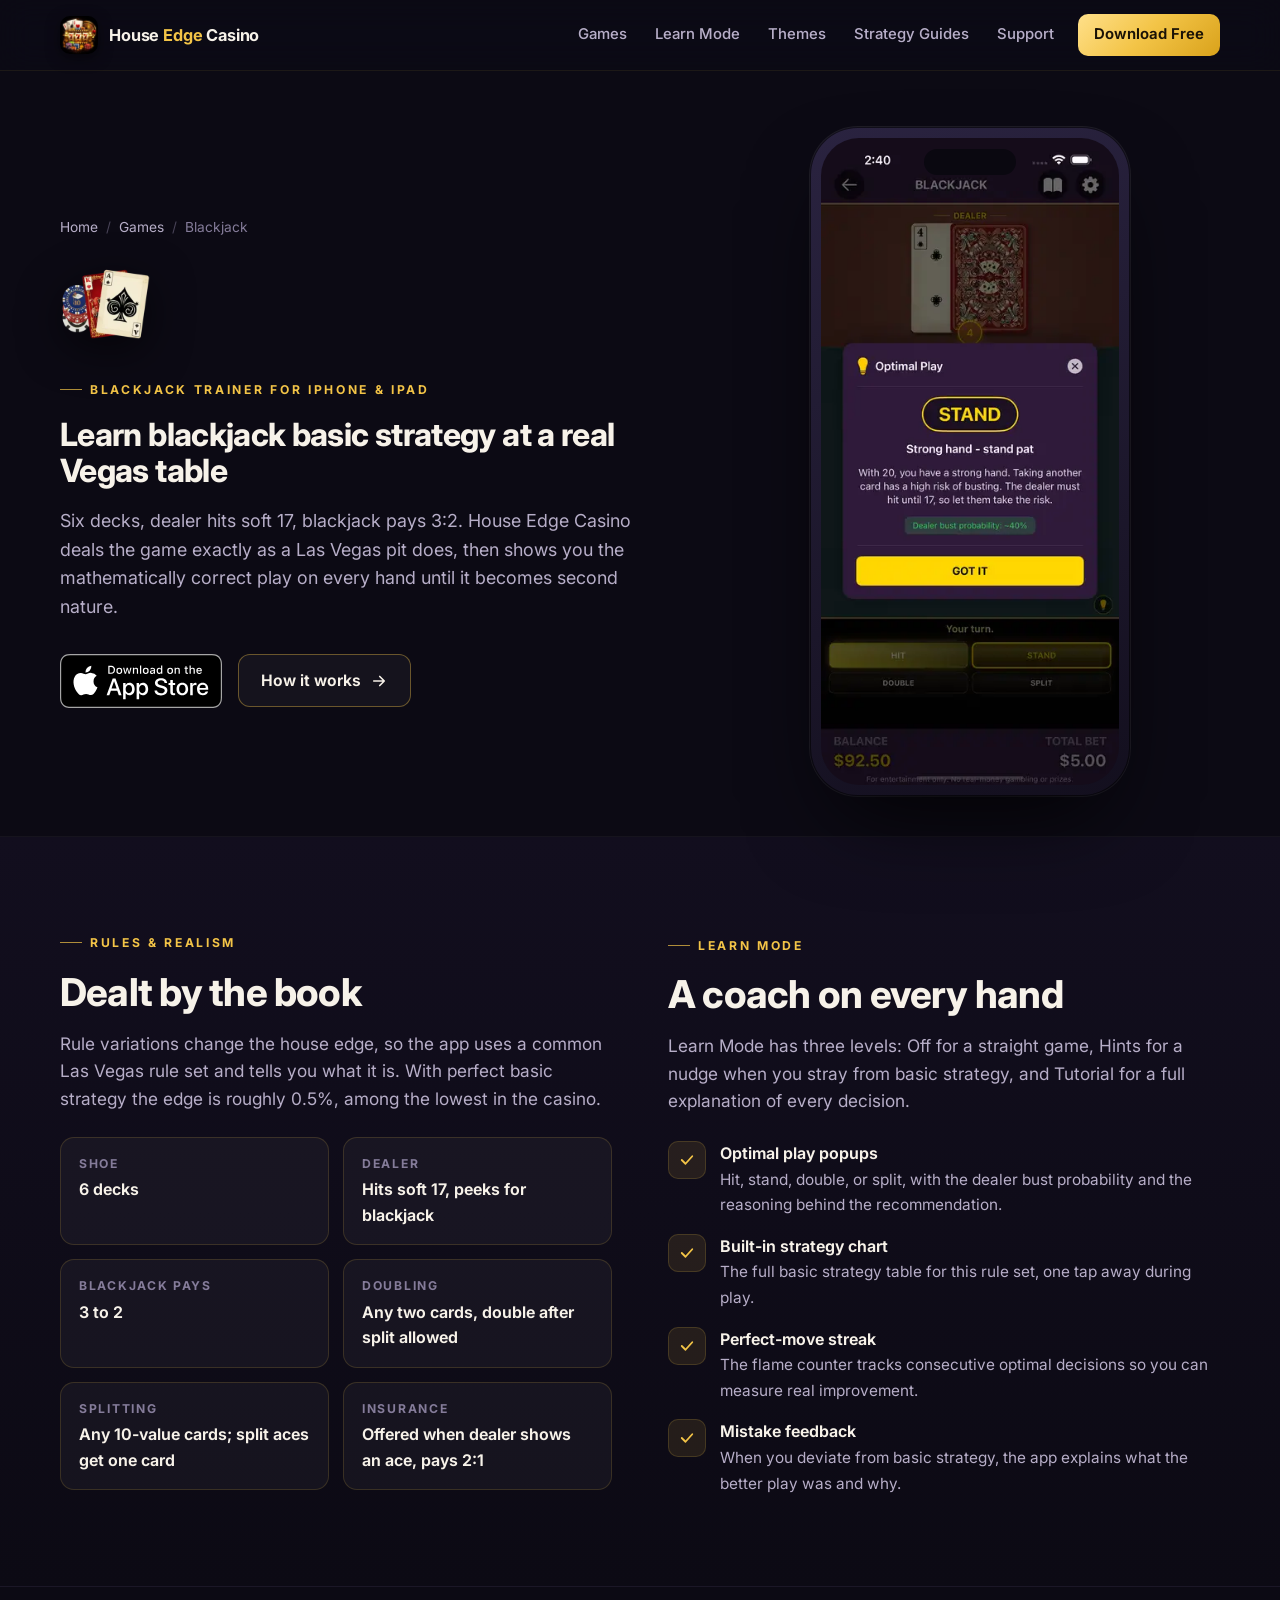
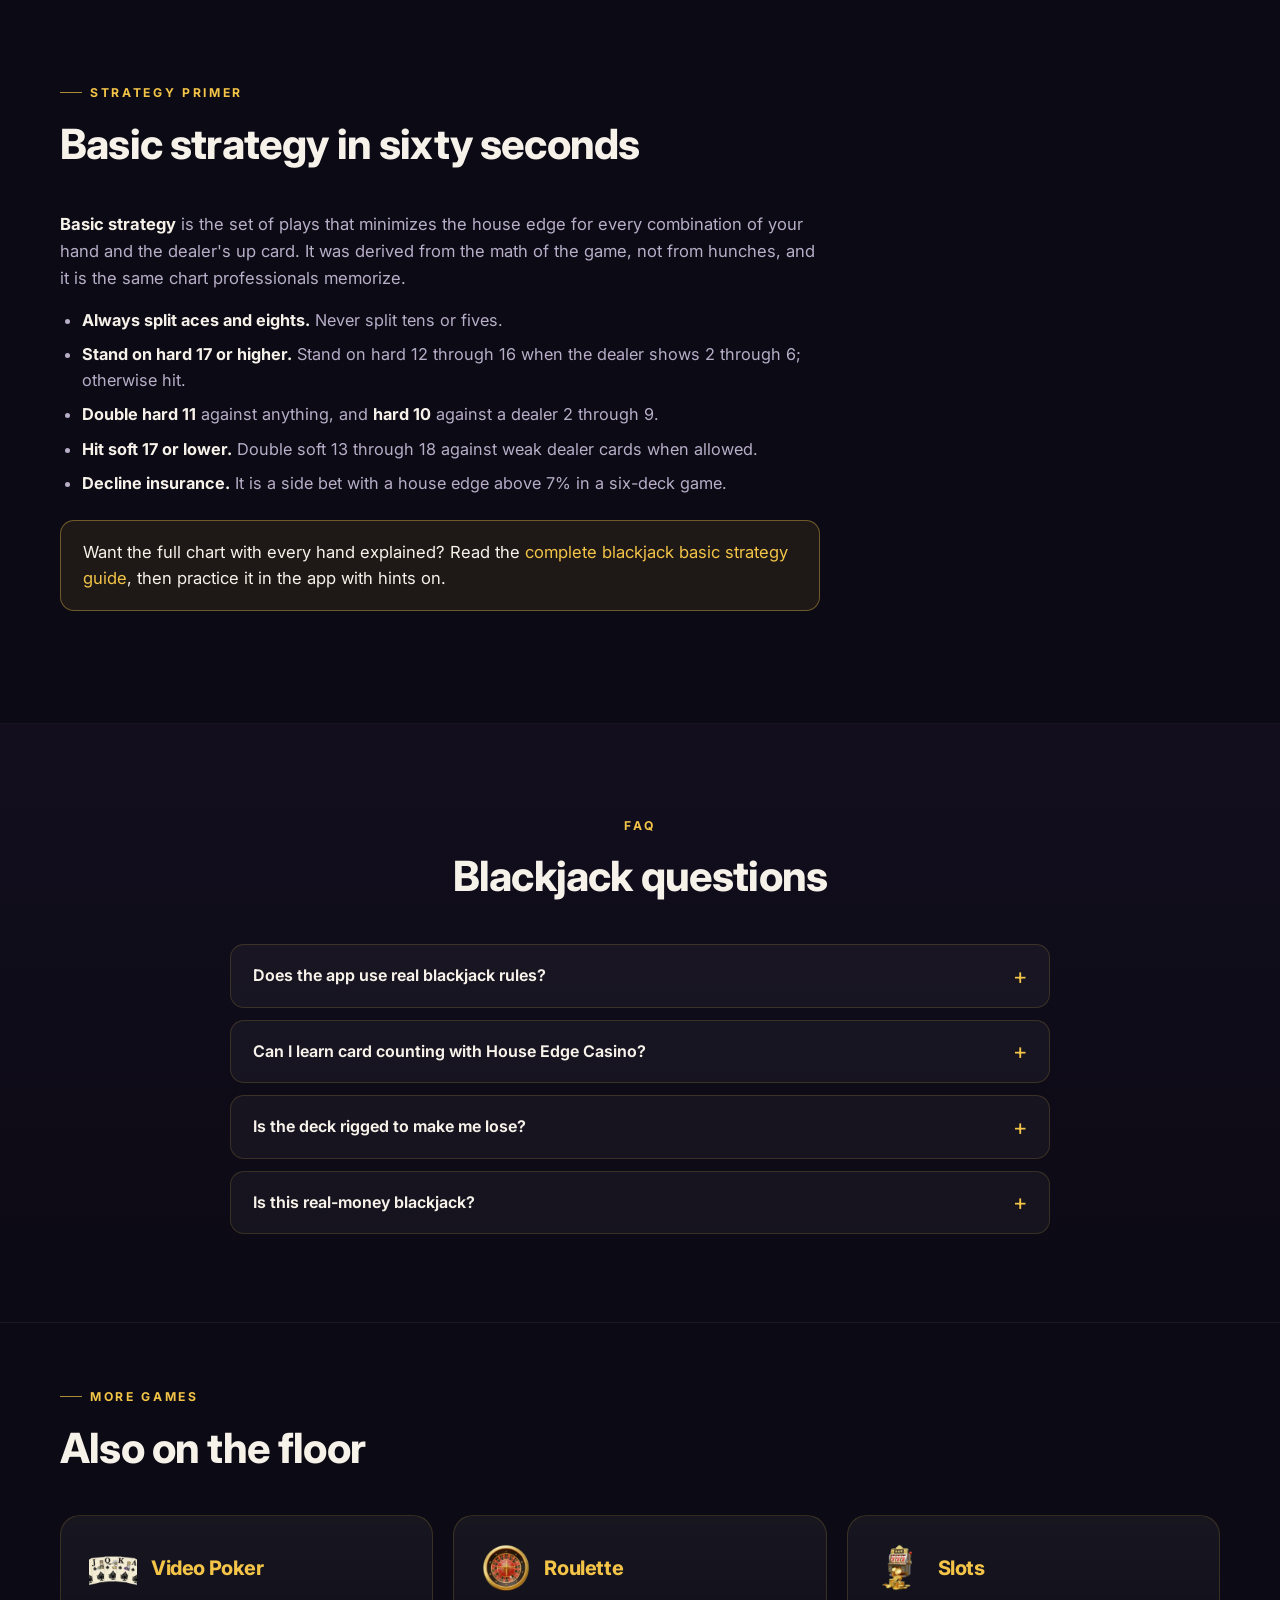
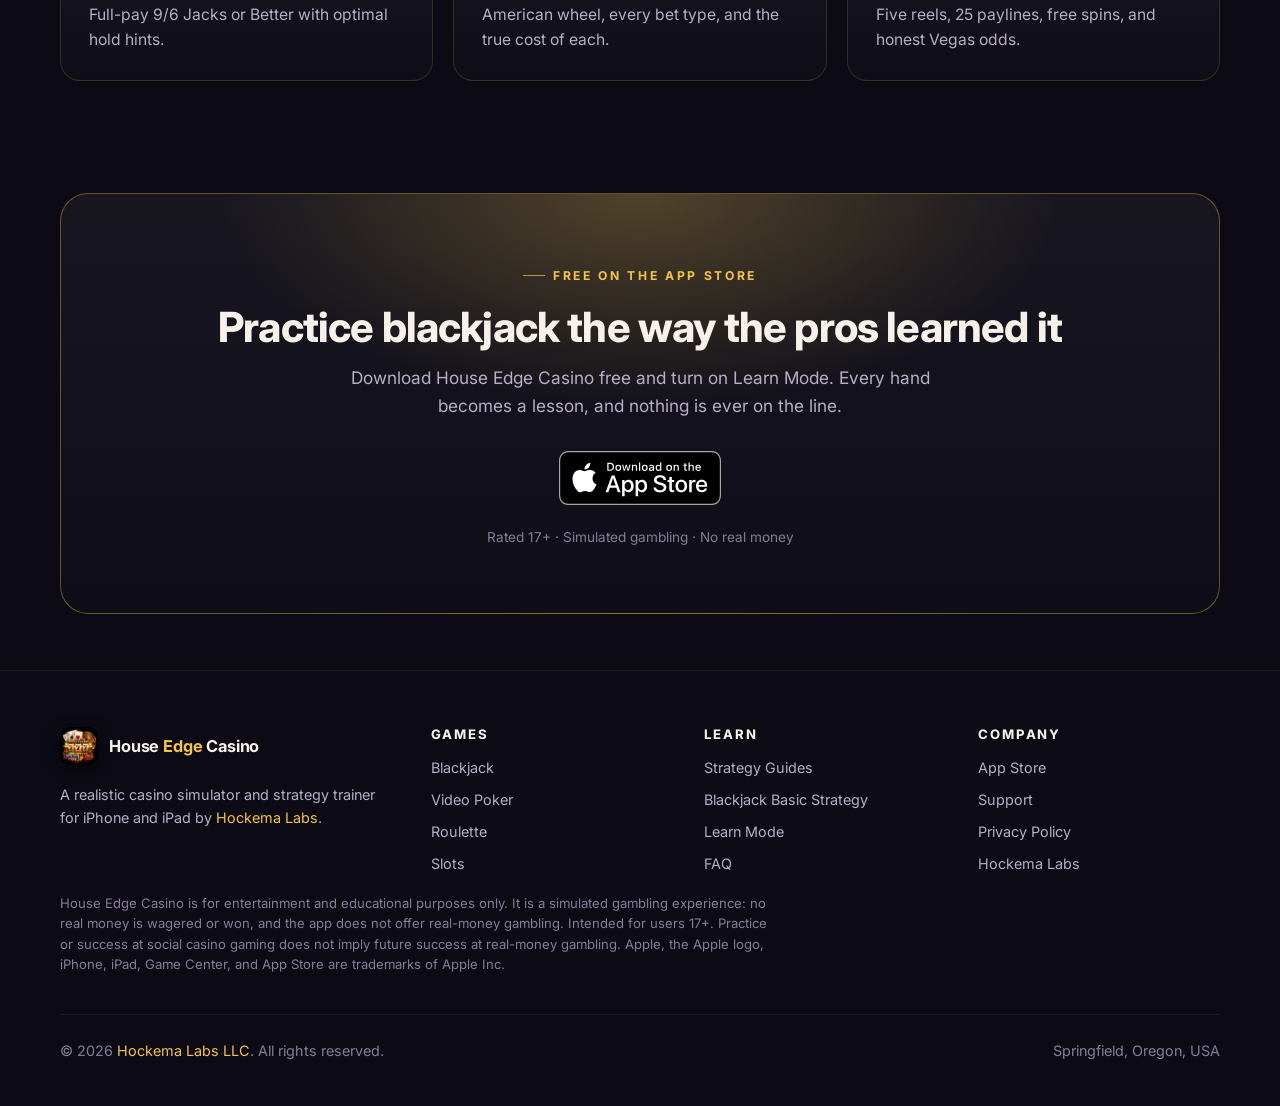
<file: blackjack.html>
<!DOCTYPE html>
<html lang="en">
<head>
  <meta charset="UTF-8" />
  <meta name="viewport" content="width=device-width, initial-scale=1.0" />
  <title>Blackjack Trainer App — Learn Basic Strategy with Real-Time Hints | House Edge Casino</title>
  <meta name="description" content="Practice blackjack basic strategy on iPhone with six-deck Vegas rules, real-time optimal play hints, bust probabilities, and a built-in strategy chart. Free, no real money." />
  <meta name="theme-color" content="#0c0a14" />
  <meta name="robots" content="index, follow, max-image-preview:large" />
  <link rel="canonical" href="https://houseedgecasino.com/blackjack.html" />
  <link rel="icon" href="/favicon.ico" sizes="any" />
  <link rel="icon" type="image/png" sizes="192x192" href="/assets/img/icon-192.png" />
  <link rel="apple-touch-icon" href="/assets/img/apple-touch-icon.png" />
  <link rel="manifest" href="/site.webmanifest" />
  <meta name="apple-itunes-app" content="app-id=6758695813" />
  <meta property="og:type" content="website" />
  <meta property="og:site_name" content="House Edge Casino" />
  <meta property="og:title" content="Blackjack Trainer App — Learn Basic Strategy with Real-Time Hints | House Edge Casino" />
  <meta property="og:description" content="Practice blackjack basic strategy on iPhone with six-deck Vegas rules, real-time optimal play hints, bust probabilities, and a built-in strategy chart. Free, no real money." />
  <meta property="og:url" content="https://houseedgecasino.com/blackjack.html" />
  <meta property="og:image" content="https://houseedgecasino.com/assets/img/og-image.jpg" />
  <meta property="og:image:width" content="1200" />
  <meta property="og:image:height" content="630" />
  <meta name="twitter:card" content="summary_large_image" />
  <link rel="preconnect" href="https://fonts.googleapis.com" />
  <link rel="preconnect" href="https://fonts.gstatic.com" crossorigin />
  <link rel="stylesheet" href="https://fonts.googleapis.com/css2?family=Inter:wght@400;500;600;700;800&display=swap" />
  <link rel="stylesheet" href="/assets/css/site.css" />
  <script type="application/ld+json">
  {
    "@context": "https://schema.org",
    "@graph": [
      {
        "@type": "WebPage",
        "@id": "https://houseedgecasino.com/blackjack.html",
        "url": "https://houseedgecasino.com/blackjack.html",
        "name": "Blackjack Trainer App — Learn Basic Strategy with Real-Time Hints | House Edge Casino",
        "description": "Practice blackjack basic strategy on iPhone with six-deck Vegas rules, real-time optimal play hints, bust probabilities, and a built-in strategy chart. Free, no real money.",
        "isPartOf": {
          "@id": "https://houseedgecasino.com/#website"
        },
        "about": {
          "@id": "https://houseedgecasino.com/#app"
        }
      },
      {
        "@type": "BreadcrumbList",
        "itemListElement": [
          {
            "@type": "ListItem",
            "position": 1,
            "name": "Home",
            "item": "https://houseedgecasino.com/"
          },
          {
            "@type": "ListItem",
            "position": 2,
            "name": "Blackjack"
          }
        ]
      },
      {
        "@type": "FAQPage",
        "mainEntity": [
          {
            "@type": "Question",
            "name": "Does the app use real blackjack rules?",
            "acceptedAnswer": {
              "@type": "Answer",
              "text": "Yes. It deals from a six-deck shoe with the dealer hitting soft 17, blackjack paying 3:2, double after split allowed, and split aces receiving one card. These are standard Las Vegas rules, and the app states them up front."
            }
          },
          {
            "@type": "Question",
            "name": "Can I learn card counting with House Edge Casino?",
            "acceptedAnswer": {
              "@type": "Answer",
              "text": "The app is designed to teach basic strategy, the foundation every counting system builds on. Mastering basic strategy first is the single biggest improvement most players can make."
            }
          },
          {
            "@type": "Question",
            "name": "Is the deck rigged to make me lose?",
            "acceptedAnswer": {
              "@type": "Answer",
              "text": "No. Outcomes are truly random and the shoe is dealt honestly. The only edge the house has is the one built into the rules, which is about 0.5% with perfect play."
            }
          },
          {
            "@type": "Question",
            "name": "Is this real-money blackjack?",
            "acceptedAnswer": {
              "@type": "Answer",
              "text": "No. House Edge Casino is a free simulator for practice and entertainment. No real money is wagered or won."
            }
          }
        ]
      }
    ]
  }
  </script>
</head>
<body>

  <nav class="nav" id="nav" aria-label="Primary">
    <div class="wrap nav-inner">
      <a class="brand" href="/" aria-label="House Edge Casino home">
        <img src="/assets/img/app-icon-160.webp" width="38" height="38" alt="" />
        <span>House <span class="edge">Edge</span> Casino</span>
      </a>
      <button class="nav-toggle" id="navToggle" aria-expanded="false" aria-controls="navLinks" aria-label="Toggle navigation">
        <svg viewBox="0 0 24 24" fill="none" stroke="currentColor" stroke-width="2" stroke-linecap="round"><path d="M4 7h16M4 12h16M4 17h16"/></svg>
      </button>
      <ul class="nav-links" id="navLinks">
        <li><a href="/#games">Games</a></li>
        <li><a href="/#learn">Learn Mode</a></li>
        <li><a href="/#themes">Themes</a></li>
        <li><a href="/guides/">Strategy Guides</a></li>
        <li><a href="/support.html">Support</a></li>
        <li><a class="nav-cta" href="https://apps.apple.com/us/app/house-edge-casino/id6758695813" rel="noopener">Download Free</a></li>
      </ul>
    </div>
  </nav>

  <main>
    <header class="game-hero wrap">
      <div class="reveal in">
        <ol class="crumbs"><li><a href="/">Home</a></li><li><a href="/#games">Games</a></li><li>Blackjack</li></ol>
        <img class="game-icon-lg" src="/assets/img/games/blackjack.webp" width="96" height="96" alt="" />
        <span class="eyebrow">Blackjack trainer for iPhone & iPad</span>
        <h1>Learn blackjack basic strategy at a real Vegas table</h1>
        <p class="lede" style="margin-top:18px;max-width:58ch;color:var(--muted);font-size:1.12rem;">Six decks, dealer hits soft 17, blackjack pays 3:2. House Edge Casino deals the game exactly as a Las Vegas pit does, then shows you the mathematically correct play on every hand until it becomes second nature.</p>
        <div class="cta-row">
          <a class="btn btn-store" href="https://apps.apple.com/us/app/house-edge-casino/id6758695813" rel="noopener" aria-label="Download House Edge Casino on the App Store"><img src="/assets/img/app-store-badge.svg" width="180" height="54" alt="Download on the App Store" /></a>
          <a class="btn btn-ghost" href="#how-it-works">How it works <svg viewBox="0 0 24 24" fill="none" stroke="currentColor" stroke-width="2.2" stroke-linecap="round" stroke-linejoin="round" aria-hidden="true"><path d="M5 12h14M13 6l6 6-6 6"/></svg></a>
        </div>
      </div>
      <div class="hero-visual reveal in d1">
        <div class="phone"><img src="/assets/img/screens/blackjack-strategy-hint.webp" srcset="/assets/img/screens/blackjack-strategy-hint-360.webp 360w, /assets/img/screens/blackjack-strategy-hint.webp 720w" sizes="(max-width: 760px) 78vw, 320px" width="720" height="1564" alt="House Edge Casino blackjack hand with an optimal play hint recommending stand" fetchpriority="high" /></div>
      </div>
    </header>

    <section id="how-it-works" class="alt">
      <div class="wrap split">
        <div class="reveal">
          <span class="eyebrow">Rules &amp; realism</span>
          <h2>Dealt by the book</h2>
          <p class="lede">Rule variations change the house edge, so the app uses a common Las Vegas rule set and tells you what it is. With perfect basic strategy the edge is roughly 0.5%, among the lowest in the casino.</p>
          <div class="spec-grid"><div class="spec"><span class="k">Shoe</span><span class="v">6 decks</span></div><div class="spec"><span class="k">Dealer</span><span class="v">Hits soft 17, peeks for blackjack</span></div><div class="spec"><span class="k">Blackjack pays</span><span class="v">3 to 2</span></div><div class="spec"><span class="k">Doubling</span><span class="v">Any two cards, double after split allowed</span></div><div class="spec"><span class="k">Splitting</span><span class="v">Any 10-value cards; split aces get one card</span></div><div class="spec"><span class="k">Insurance</span><span class="v">Offered when dealer shows an ace, pays 2:1</span></div></div>
        </div>
        <div class="reveal d1">
          <span class="eyebrow">Learn Mode</span>
          <h2>A coach on every hand</h2>
          <p class="lede">Learn Mode has three levels: Off for a straight game, Hints for a nudge when you stray from basic strategy, and Tutorial for a full explanation of every decision.</p>
          <ul class="feature-list">
            <li><span class="fi"><svg viewBox="0 0 24 24" fill="none" stroke="currentColor" stroke-width="2.4" stroke-linecap="round" stroke-linejoin="round"><path d="M5 12l5 5 9-10"/></svg></span><div><strong>Optimal play popups</strong><span>Hit, stand, double, or split, with the dealer bust probability and the reasoning behind the recommendation.</span></div></li>
            <li><span class="fi"><svg viewBox="0 0 24 24" fill="none" stroke="currentColor" stroke-width="2.4" stroke-linecap="round" stroke-linejoin="round"><path d="M5 12l5 5 9-10"/></svg></span><div><strong>Built-in strategy chart</strong><span>The full basic strategy table for this rule set, one tap away during play.</span></div></li>
            <li><span class="fi"><svg viewBox="0 0 24 24" fill="none" stroke="currentColor" stroke-width="2.4" stroke-linecap="round" stroke-linejoin="round"><path d="M5 12l5 5 9-10"/></svg></span><div><strong>Perfect-move streak</strong><span>The flame counter tracks consecutive optimal decisions so you can measure real improvement.</span></div></li>
            <li><span class="fi"><svg viewBox="0 0 24 24" fill="none" stroke="currentColor" stroke-width="2.4" stroke-linecap="round" stroke-linejoin="round"><path d="M5 12l5 5 9-10"/></svg></span><div><strong>Mistake feedback</strong><span>When you deviate from basic strategy, the app explains what the better play was and why.</span></div></li>
          </ul>
        </div>
      </div>
    </section>

    <section>
      <div class="wrap">
        <div class="section-head reveal">
          <span class="eyebrow">Strategy primer</span>
          <h2>Basic strategy in sixty seconds</h2>
        </div>
        <div class="prose reveal">
          
          <p><strong>Basic strategy</strong> is the set of plays that minimizes the house edge for every combination of your hand and the dealer's up card. It was derived from the math of the game, not from hunches, and it is the same chart professionals memorize.</p>
          <ul>
            <li><strong>Always split aces and eights.</strong> Never split tens or fives.</li>
            <li><strong>Stand on hard 17 or higher.</strong> Stand on hard 12 through 16 when the dealer shows 2 through 6; otherwise hit.</li>
            <li><strong>Double hard 11</strong> against anything, and <strong>hard 10</strong> against a dealer 2 through 9.</li>
            <li><strong>Hit soft 17 or lower.</strong> Double soft 13 through 18 against weak dealer cards when allowed.</li>
            <li><strong>Decline insurance.</strong> It is a side bet with a house edge above 7% in a six-deck game.</li>
          </ul>
          <div class="callout"><p>Want the full chart with every hand explained? Read the <a href="/guides/blackjack-basic-strategy.html">complete blackjack basic strategy guide</a>, then practice it in the app with hints on.</p></div>
        </div>
      </div>
    </section>

    <section class="alt">
      <div class="wrap">
        <div class="section-head center reveal"><span class="eyebrow">FAQ</span><h2>Blackjack questions</h2></div>
        <div class="faq reveal">
          <details><summary>Does the app use real blackjack rules?</summary><div class="a"><p>Yes. It deals from a six-deck shoe with the dealer hitting soft 17, blackjack paying 3:2, double after split allowed, and split aces receiving one card. These are standard Las Vegas rules, and the app states them up front.</p></div></details>
          <details><summary>Can I learn card counting with House Edge Casino?</summary><div class="a"><p>The app is designed to teach basic strategy, the foundation every counting system builds on. Mastering basic strategy first is the single biggest improvement most players can make.</p></div></details>
          <details><summary>Is the deck rigged to make me lose?</summary><div class="a"><p>No. Outcomes are truly random and the shoe is dealt honestly. The only edge the house has is the one built into the rules, which is about 0.5% with perfect play.</p></div></details>
          <details><summary>Is this real-money blackjack?</summary><div class="a"><p>No. House Edge Casino is a free simulator for practice and entertainment. No real money is wagered or won.</p></div></details>
        </div>
      </div>
    </section>

    <section class="tight">
      <div class="wrap">
        <div class="section-head reveal"><span class="eyebrow">More games</span><h2>Also on the floor</h2></div>
        <div class="grid grid-3">
          <a class="card reveal" href="/video-poker.html" style="display:block;"><div class="game-top" style="display:flex;align-items:center;gap:14px;margin-bottom:10px;"><img src="/assets/img/games/video-poker.webp" width="48" height="48" alt="" style="width:48px;height:48px;" /><h3 style="margin:0;">Video Poker</h3></div><p>Full-pay 9/6 Jacks or Better with optimal hold hints.</p></a>
          <a class="card reveal" href="/roulette.html" style="display:block;"><div class="game-top" style="display:flex;align-items:center;gap:14px;margin-bottom:10px;"><img src="/assets/img/games/roulette.webp" width="48" height="48" alt="" style="width:48px;height:48px;" /><h3 style="margin:0;">Roulette</h3></div><p>American wheel, every bet type, and the true cost of each.</p></a>
          <a class="card reveal" href="/slots.html" style="display:block;"><div class="game-top" style="display:flex;align-items:center;gap:14px;margin-bottom:10px;"><img src="/assets/img/games/slots.webp" width="48" height="48" alt="" style="width:48px;height:48px;" /><h3 style="margin:0;">Slots</h3></div><p>Five reels, 25 paylines, free spins, and honest Vegas odds.</p></a>
        </div>
      </div>
    </section>
    
    <section class="tight">
      <div class="wrap">
        <div class="cta-banner reveal">
          <span class="eyebrow">Free on the App Store</span>
          <h2>Practice blackjack the way the pros learned it</h2>
          <p>Download House Edge Casino free and turn on Learn Mode. Every hand becomes a lesson, and nothing is ever on the line.</p>
          <div class="cta-row">
            <a class="btn btn-store" href="https://apps.apple.com/us/app/house-edge-casino/id6758695813" rel="noopener" aria-label="Download House Edge Casino on the App Store">
              <img src="/assets/img/app-store-badge.svg" width="180" height="54" alt="Download on the App Store" loading="lazy" />
            </a>
          </div>
          <p class="fine">Rated 17+ · Simulated gambling · No real money</p>
        </div>
      </div>
    </section>

  </main>

  <footer>
    <div class="wrap">
      <div class="foot-grid">
        <div class="foot-brand">
          <a class="brand" href="/"><img src="/assets/img/app-icon-160.webp" width="38" height="38" alt="" /><span>House <span class="edge">Edge</span> Casino</span></a>
          <p>A realistic casino simulator and strategy trainer for iPhone and iPad by <a href="https://hockemalabs.com">Hockema Labs</a>.</p>
        </div>
        <div class="foot-col">
          <h4>Games</h4>
          <ul>
            <li><a href="/blackjack.html">Blackjack</a></li>
            <li><a href="/video-poker.html">Video Poker</a></li>
            <li><a href="/roulette.html">Roulette</a></li>
            <li><a href="/slots.html">Slots</a></li>
          </ul>
        </div>
        <div class="foot-col">
          <h4>Learn</h4>
          <ul>
            <li><a href="/guides/">Strategy Guides</a></li>
            <li><a href="/guides/blackjack-basic-strategy.html">Blackjack Basic Strategy</a></li>
            <li><a href="/#learn">Learn Mode</a></li>
            <li><a href="/#faq">FAQ</a></li>
          </ul>
        </div>
        <div class="foot-col">
          <h4>Company</h4>
          <ul>
            <li><a href="https://apps.apple.com/us/app/house-edge-casino/id6758695813" rel="noopener">App Store</a></li>
            <li><a href="/support.html">Support</a></li>
            <li><a href="/privacypolicy.html">Privacy Policy</a></li>
            <li><a href="https://hockemalabs.com">Hockema Labs</a></li>
          </ul>
        </div>
      </div>
      <p class="disclaimer">House Edge Casino is for entertainment and educational purposes only. It is a simulated gambling experience: no real money is wagered or won, and the app does not offer real-money gambling. Intended for users 17+. Practice or success at social casino gaming does not imply future success at real-money gambling. Apple, the Apple logo, iPhone, iPad, Game Center, and App Store are trademarks of Apple Inc.</p>
      <div class="foot-bottom">
        <span>© <span data-year>2026</span> <a href="https://hockemalabs.com">Hockema Labs LLC</a>. All rights reserved.</span>
        <span>Springfield, Oregon, USA</span>
      </div>
    </div>
  </footer>

  <script src="/assets/js/site.js" defer></script>
</body>
</html>
</file>
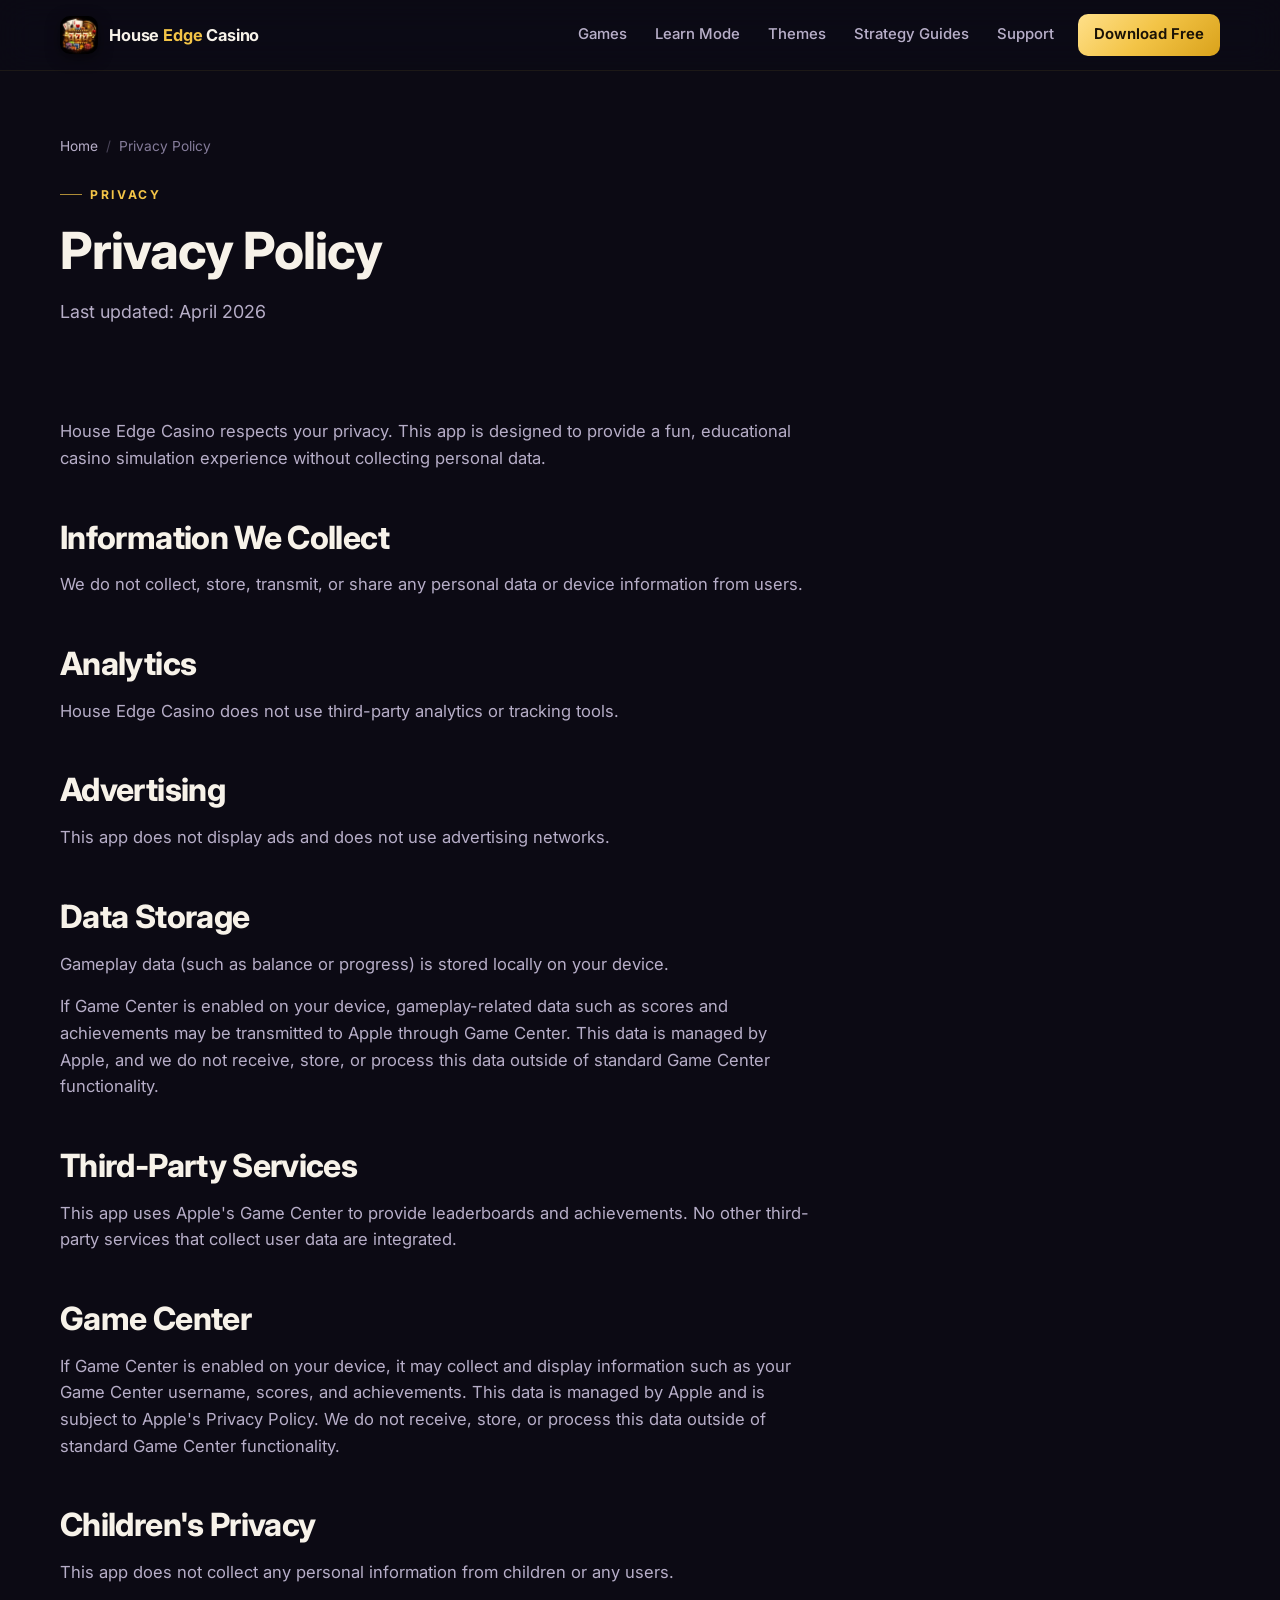
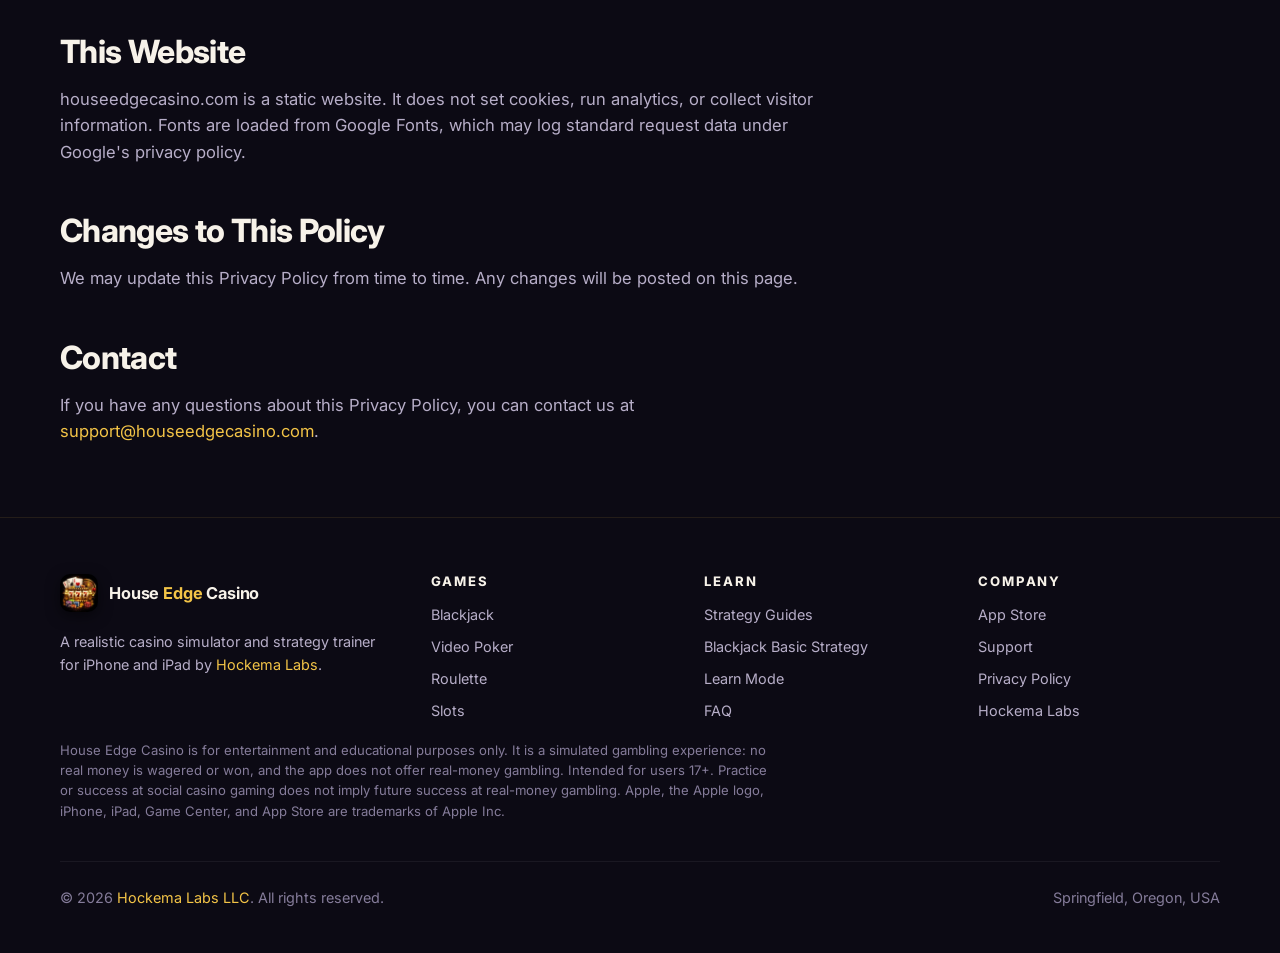
<file: privacypolicy.html>
<!DOCTYPE html>
<html lang="en">
<head>
  <meta charset="UTF-8" />
  <meta name="viewport" content="width=device-width, initial-scale=1.0" />
  <title>Privacy Policy — House Edge Casino</title>
  <meta name="description" content="House Edge Casino does not collect, store, or share personal data. Read the full privacy policy for the iOS app and this website." />
  <meta name="theme-color" content="#0c0a14" />
  <meta name="robots" content="index, follow, max-image-preview:large" />
  <link rel="canonical" href="https://houseedgecasino.com/privacypolicy.html" />
  <link rel="icon" href="/favicon.ico" sizes="any" />
  <link rel="icon" type="image/png" sizes="192x192" href="/assets/img/icon-192.png" />
  <link rel="apple-touch-icon" href="/assets/img/apple-touch-icon.png" />
  <link rel="manifest" href="/site.webmanifest" />
  <meta name="apple-itunes-app" content="app-id=6758695813" />
  <meta property="og:type" content="website" />
  <meta property="og:site_name" content="House Edge Casino" />
  <meta property="og:title" content="Privacy Policy — House Edge Casino" />
  <meta property="og:description" content="House Edge Casino does not collect, store, or share personal data. Read the full privacy policy for the iOS app and this website." />
  <meta property="og:url" content="https://houseedgecasino.com/privacypolicy.html" />
  <meta property="og:image" content="https://houseedgecasino.com/assets/img/og-image.jpg" />
  <meta property="og:image:width" content="1200" />
  <meta property="og:image:height" content="630" />
  <meta name="twitter:card" content="summary_large_image" />
  <link rel="preconnect" href="https://fonts.googleapis.com" />
  <link rel="preconnect" href="https://fonts.gstatic.com" crossorigin />
  <link rel="stylesheet" href="https://fonts.googleapis.com/css2?family=Inter:wght@400;500;600;700;800&display=swap" />
  <link rel="stylesheet" href="/assets/css/site.css" />
  <script type="application/ld+json">
  {
    "@context": "https://schema.org",
    "@graph": [
      {
        "@type": "WebPage",
        "url": "https://houseedgecasino.com/privacypolicy.html",
        "name": "Privacy Policy"
      },
      {
        "@type": "BreadcrumbList",
        "itemListElement": [
          {
            "@type": "ListItem",
            "position": 1,
            "name": "Home",
            "item": "https://houseedgecasino.com/"
          },
          {
            "@type": "ListItem",
            "position": 2,
            "name": "Privacy Policy"
          }
        ]
      }
    ]
  }
  </script>
</head>
<body>

  <nav class="nav" id="nav" aria-label="Primary">
    <div class="wrap nav-inner">
      <a class="brand" href="/" aria-label="House Edge Casino home">
        <img src="/assets/img/app-icon-160.webp" width="38" height="38" alt="" />
        <span>House <span class="edge">Edge</span> Casino</span>
      </a>
      <button class="nav-toggle" id="navToggle" aria-expanded="false" aria-controls="navLinks" aria-label="Toggle navigation">
        <svg viewBox="0 0 24 24" fill="none" stroke="currentColor" stroke-width="2" stroke-linecap="round"><path d="M4 7h16M4 12h16M4 17h16"/></svg>
      </button>
      <ul class="nav-links" id="navLinks">
        <li><a href="/#games">Games</a></li>
        <li><a href="/#learn">Learn Mode</a></li>
        <li><a href="/#themes">Themes</a></li>
        <li><a href="/guides/">Strategy Guides</a></li>
        <li><a href="/support.html">Support</a></li>
        <li><a class="nav-cta" href="https://apps.apple.com/us/app/house-edge-casino/id6758695813" rel="noopener">Download Free</a></li>
      </ul>
    </div>
  </nav>

  <main>
    <header class="page-head wrap">
      <ol class="crumbs"><li><a href="/">Home</a></li><li>Privacy Policy</li></ol>
      <span class="eyebrow">Privacy</span>
      <h1>Privacy Policy</h1>
      <p class="lede">Last updated: April 2026</p>
    </header>
    <section class="tight">
      <div class="wrap">
        <article class="prose">
          <p>House Edge Casino respects your privacy. This app is designed to provide a fun, educational casino simulation experience without collecting personal data.</p>
          <h2>Information We Collect</h2>
          <p>We do not collect, store, transmit, or share any personal data or device information from users.</p>
          <h2>Analytics</h2>
          <p>House Edge Casino does not use third-party analytics or tracking tools.</p>
          <h2>Advertising</h2>
          <p>This app does not display ads and does not use advertising networks.</p>
          <h2>Data Storage</h2>
          <p>Gameplay data (such as balance or progress) is stored locally on your device.</p>
          <p>If Game Center is enabled on your device, gameplay-related data such as scores and achievements may be transmitted to Apple through Game Center. This data is managed by Apple, and we do not receive, store, or process this data outside of standard Game Center functionality.</p>
          <h2>Third-Party Services</h2>
          <p>This app uses Apple's Game Center to provide leaderboards and achievements. No other third-party services that collect user data are integrated.</p>
          <h2>Game Center</h2>
          <p>If Game Center is enabled on your device, it may collect and display information such as your Game Center username, scores, and achievements. This data is managed by Apple and is subject to Apple's Privacy Policy. We do not receive, store, or process this data outside of standard Game Center functionality.</p>
          <h2>Children's Privacy</h2>
          <p>This app does not collect any personal information from children or any users.</p>
          <h2>This Website</h2>
          <p>houseedgecasino.com is a static website. It does not set cookies, run analytics, or collect visitor information. Fonts are loaded from Google Fonts, which may log standard request data under Google's privacy policy.</p>
          <h2>Changes to This Policy</h2>
          <p>We may update this Privacy Policy from time to time. Any changes will be posted on this page.</p>
          <h2>Contact</h2>
          <p>If you have any questions about this Privacy Policy, you can contact us at <a href="mailto:support@houseedgecasino.com">support@houseedgecasino.com</a>.</p>
        </article>
      </div>
    </section>
  </main>

  <footer>
    <div class="wrap">
      <div class="foot-grid">
        <div class="foot-brand">
          <a class="brand" href="/"><img src="/assets/img/app-icon-160.webp" width="38" height="38" alt="" /><span>House <span class="edge">Edge</span> Casino</span></a>
          <p>A realistic casino simulator and strategy trainer for iPhone and iPad by <a href="https://hockemalabs.com">Hockema Labs</a>.</p>
        </div>
        <div class="foot-col">
          <h4>Games</h4>
          <ul>
            <li><a href="/blackjack.html">Blackjack</a></li>
            <li><a href="/video-poker.html">Video Poker</a></li>
            <li><a href="/roulette.html">Roulette</a></li>
            <li><a href="/slots.html">Slots</a></li>
          </ul>
        </div>
        <div class="foot-col">
          <h4>Learn</h4>
          <ul>
            <li><a href="/guides/">Strategy Guides</a></li>
            <li><a href="/guides/blackjack-basic-strategy.html">Blackjack Basic Strategy</a></li>
            <li><a href="/#learn">Learn Mode</a></li>
            <li><a href="/#faq">FAQ</a></li>
          </ul>
        </div>
        <div class="foot-col">
          <h4>Company</h4>
          <ul>
            <li><a href="https://apps.apple.com/us/app/house-edge-casino/id6758695813" rel="noopener">App Store</a></li>
            <li><a href="/support.html">Support</a></li>
            <li><a href="/privacypolicy.html">Privacy Policy</a></li>
            <li><a href="https://hockemalabs.com">Hockema Labs</a></li>
          </ul>
        </div>
      </div>
      <p class="disclaimer">House Edge Casino is for entertainment and educational purposes only. It is a simulated gambling experience: no real money is wagered or won, and the app does not offer real-money gambling. Intended for users 17+. Practice or success at social casino gaming does not imply future success at real-money gambling. Apple, the Apple logo, iPhone, iPad, Game Center, and App Store are trademarks of Apple Inc.</p>
      <div class="foot-bottom">
        <span>© <span data-year>2026</span> <a href="https://hockemalabs.com">Hockema Labs LLC</a>. All rights reserved.</span>
        <span>Springfield, Oregon, USA</span>
      </div>
    </div>
  </footer>

  <script src="/assets/js/site.js" defer></script>
</body>
</html>
</file>
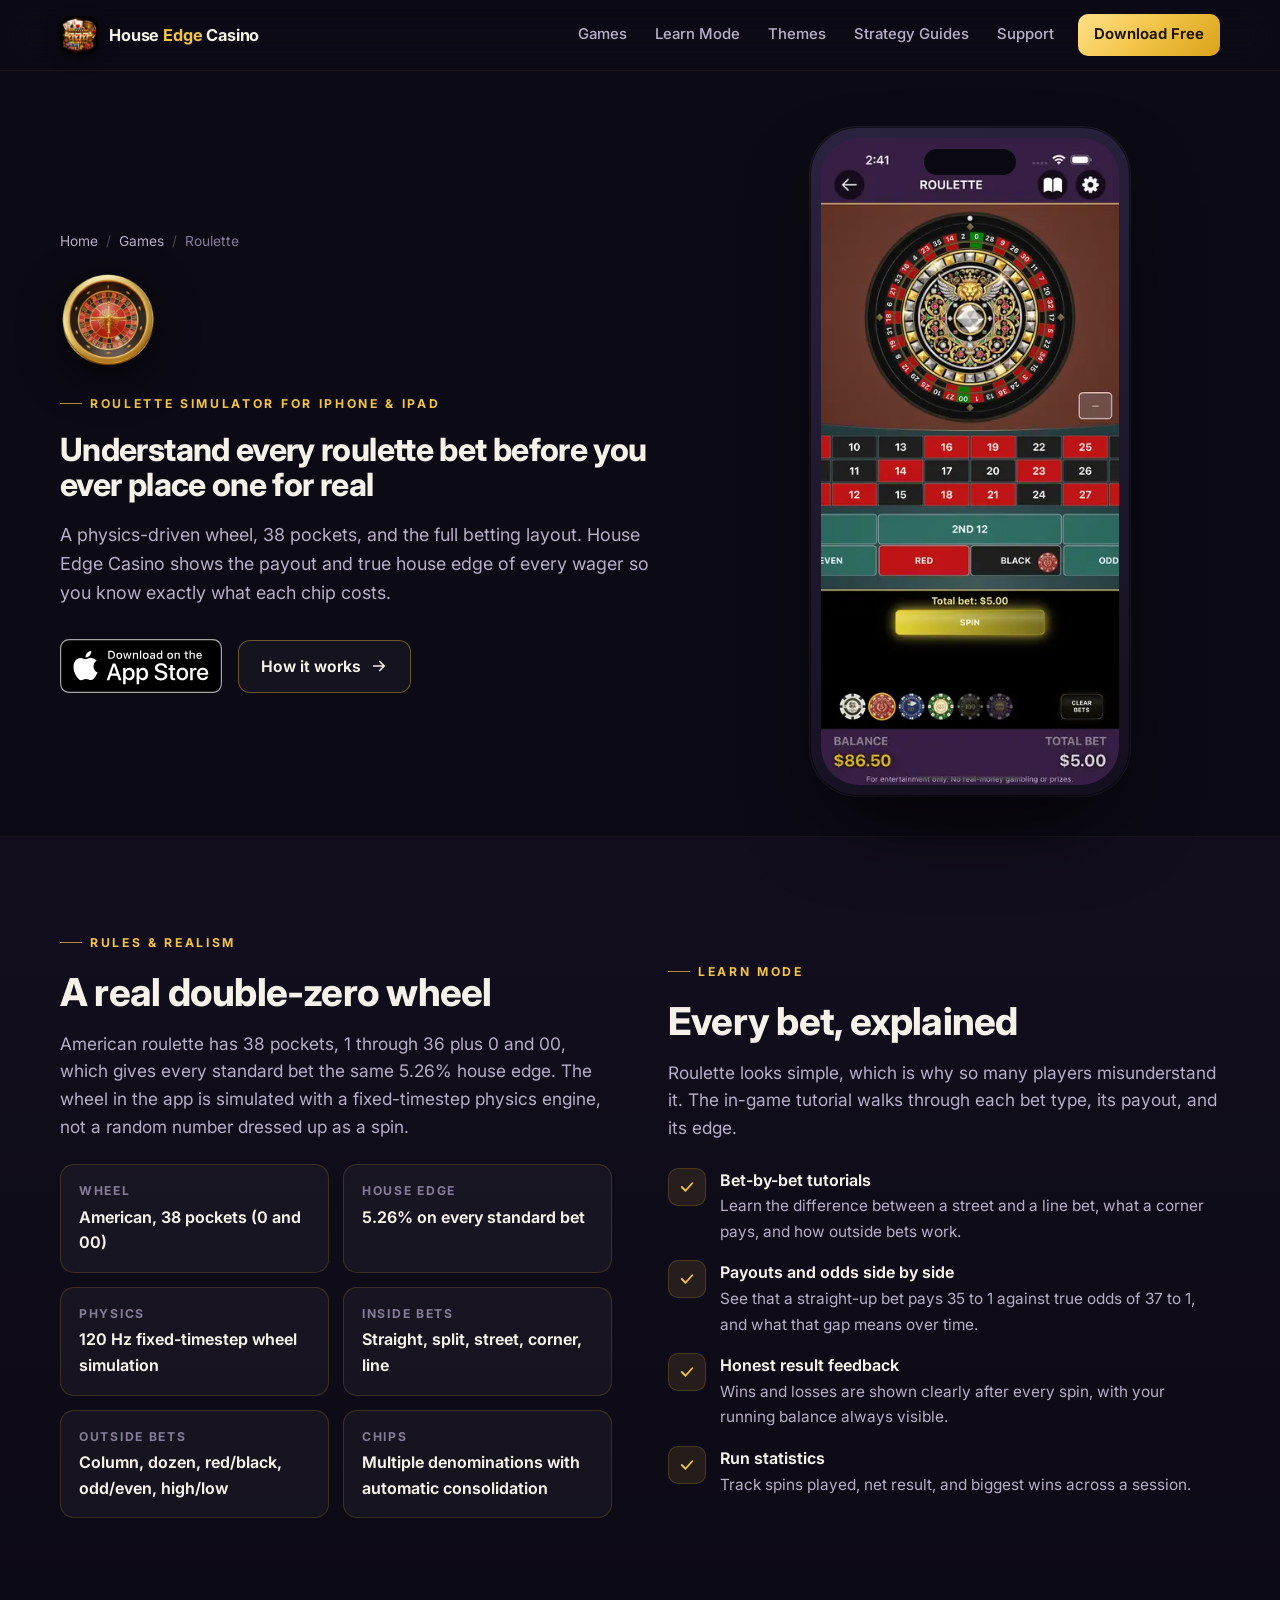
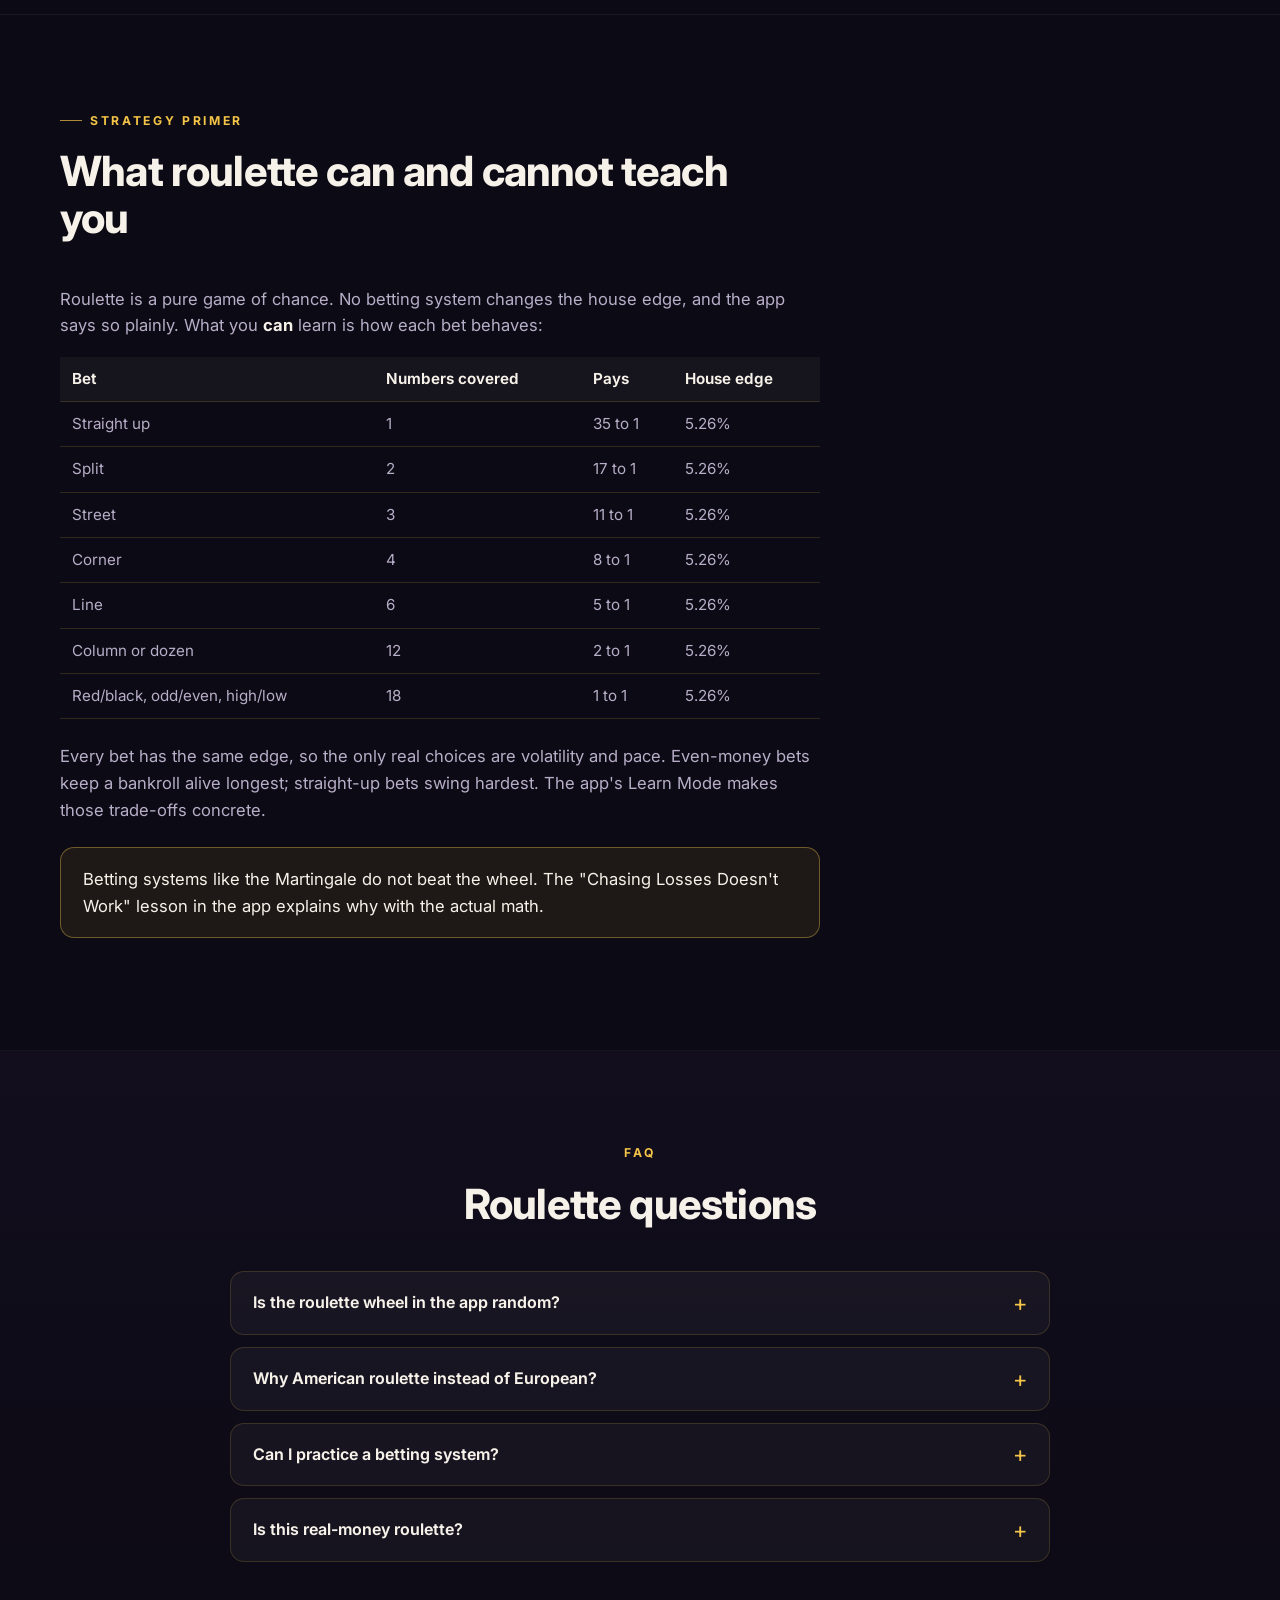
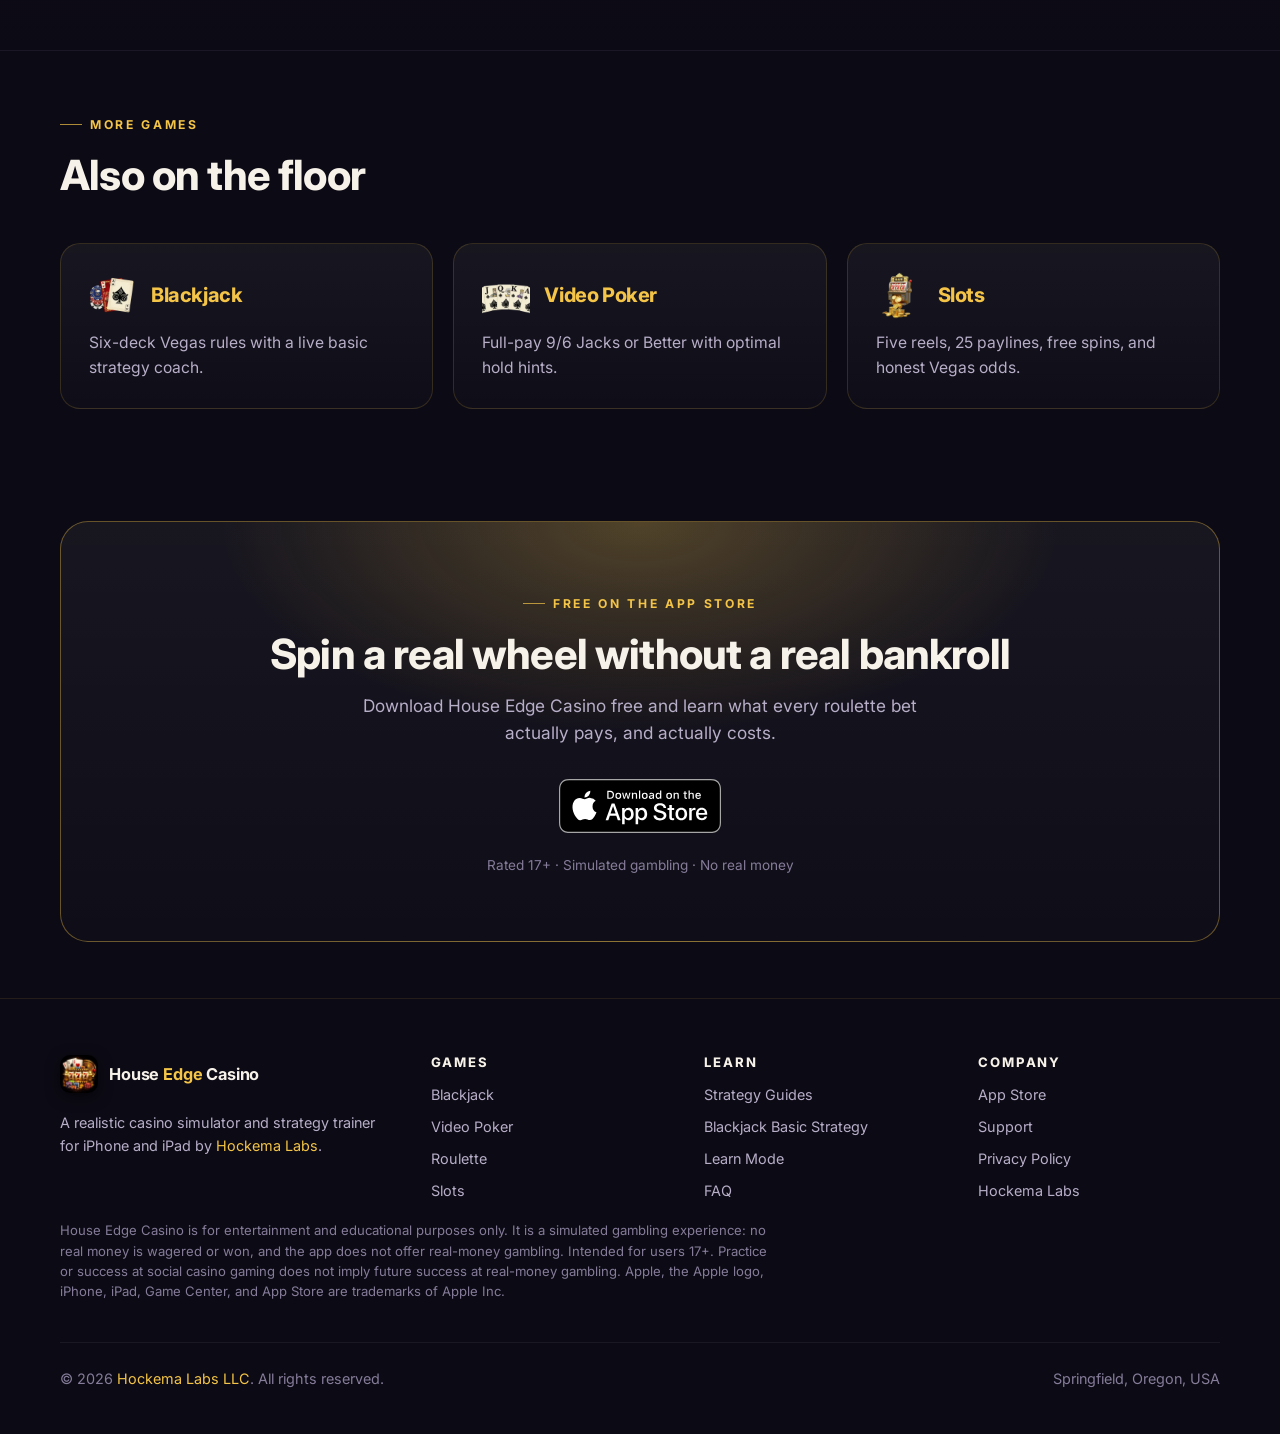
<file: roulette.html>
<!DOCTYPE html>
<html lang="en">
<head>
  <meta charset="UTF-8" />
  <meta name="viewport" content="width=device-width, initial-scale=1.0" />
  <title>Roulette Simulator — American Wheel with Real Odds &amp; Bet Tutorials | House Edge Casino</title>
  <meta name="description" content="Play American roulette on iPhone with a physics-based wheel, every inside and outside bet, and tutorials that show the payout and house edge for each wager. Free, no real money." />
  <meta name="theme-color" content="#0c0a14" />
  <meta name="robots" content="index, follow, max-image-preview:large" />
  <link rel="canonical" href="https://houseedgecasino.com/roulette.html" />
  <link rel="icon" href="/favicon.ico" sizes="any" />
  <link rel="icon" type="image/png" sizes="192x192" href="/assets/img/icon-192.png" />
  <link rel="apple-touch-icon" href="/assets/img/apple-touch-icon.png" />
  <link rel="manifest" href="/site.webmanifest" />
  <meta name="apple-itunes-app" content="app-id=6758695813" />
  <meta property="og:type" content="website" />
  <meta property="og:site_name" content="House Edge Casino" />
  <meta property="og:title" content="Roulette Simulator — American Wheel with Real Odds &amp; Bet Tutorials | House Edge Casino" />
  <meta property="og:description" content="Play American roulette on iPhone with a physics-based wheel, every inside and outside bet, and tutorials that show the payout and house edge for each wager. Free, no real money." />
  <meta property="og:url" content="https://houseedgecasino.com/roulette.html" />
  <meta property="og:image" content="https://houseedgecasino.com/assets/img/og-image.jpg" />
  <meta property="og:image:width" content="1200" />
  <meta property="og:image:height" content="630" />
  <meta name="twitter:card" content="summary_large_image" />
  <link rel="preconnect" href="https://fonts.googleapis.com" />
  <link rel="preconnect" href="https://fonts.gstatic.com" crossorigin />
  <link rel="stylesheet" href="https://fonts.googleapis.com/css2?family=Inter:wght@400;500;600;700;800&display=swap" />
  <link rel="stylesheet" href="/assets/css/site.css" />
  <script type="application/ld+json">
  {
    "@context": "https://schema.org",
    "@graph": [
      {
        "@type": "WebPage",
        "@id": "https://houseedgecasino.com/roulette.html",
        "url": "https://houseedgecasino.com/roulette.html",
        "name": "Roulette Simulator — American Wheel with Real Odds &amp; Bet Tutorials | House Edge Casino",
        "description": "Play American roulette on iPhone with a physics-based wheel, every inside and outside bet, and tutorials that show the payout and house edge for each wager. Free, no real money.",
        "isPartOf": {
          "@id": "https://houseedgecasino.com/#website"
        },
        "about": {
          "@id": "https://houseedgecasino.com/#app"
        }
      },
      {
        "@type": "BreadcrumbList",
        "itemListElement": [
          {
            "@type": "ListItem",
            "position": 1,
            "name": "Home",
            "item": "https://houseedgecasino.com/"
          },
          {
            "@type": "ListItem",
            "position": 2,
            "name": "Roulette"
          }
        ]
      },
      {
        "@type": "FAQPage",
        "mainEntity": [
          {
            "@type": "Question",
            "name": "Is the roulette wheel in the app random?",
            "acceptedAnswer": {
              "@type": "Answer",
              "text": "Yes. The wheel is driven by a physics simulation with a truly random outcome. It is not weighted toward or against the player."
            }
          },
          {
            "@type": "Question",
            "name": "Why American roulette instead of European?",
            "acceptedAnswer": {
              "@type": "Answer",
              "text": "American double-zero wheels are what most US casinos offer, so the app teaches the version you are most likely to encounter. The tutorials explain how the second zero raises the house edge from 2.70% to 5.26%."
            }
          },
          {
            "@type": "Question",
            "name": "Can I practice a betting system?",
            "acceptedAnswer": {
              "@type": "Answer",
              "text": "You can place any combination of bets and watch how a system behaves over hundreds of spins without risking anything. That is usually the fastest way to see why systems fail."
            }
          },
          {
            "@type": "Question",
            "name": "Is this real-money roulette?",
            "acceptedAnswer": {
              "@type": "Answer",
              "text": "No. House Edge Casino is a free simulator for entertainment and education. No real money is wagered or won."
            }
          }
        ]
      }
    ]
  }
  </script>
</head>
<body>

  <nav class="nav" id="nav" aria-label="Primary">
    <div class="wrap nav-inner">
      <a class="brand" href="/" aria-label="House Edge Casino home">
        <img src="/assets/img/app-icon-160.webp" width="38" height="38" alt="" />
        <span>House <span class="edge">Edge</span> Casino</span>
      </a>
      <button class="nav-toggle" id="navToggle" aria-expanded="false" aria-controls="navLinks" aria-label="Toggle navigation">
        <svg viewBox="0 0 24 24" fill="none" stroke="currentColor" stroke-width="2" stroke-linecap="round"><path d="M4 7h16M4 12h16M4 17h16"/></svg>
      </button>
      <ul class="nav-links" id="navLinks">
        <li><a href="/#games">Games</a></li>
        <li><a href="/#learn">Learn Mode</a></li>
        <li><a href="/#themes">Themes</a></li>
        <li><a href="/guides/">Strategy Guides</a></li>
        <li><a href="/support.html">Support</a></li>
        <li><a class="nav-cta" href="https://apps.apple.com/us/app/house-edge-casino/id6758695813" rel="noopener">Download Free</a></li>
      </ul>
    </div>
  </nav>

  <main>
    <header class="game-hero wrap">
      <div class="reveal in">
        <ol class="crumbs"><li><a href="/">Home</a></li><li><a href="/#games">Games</a></li><li>Roulette</li></ol>
        <img class="game-icon-lg" src="/assets/img/games/roulette.webp" width="96" height="96" alt="" />
        <span class="eyebrow">Roulette simulator for iPhone & iPad</span>
        <h1>Understand every roulette bet before you ever place one for real</h1>
        <p class="lede" style="margin-top:18px;max-width:58ch;color:var(--muted);font-size:1.12rem;">A physics-driven wheel, 38 pockets, and the full betting layout. House Edge Casino shows the payout and true house edge of every wager so you know exactly what each chip costs.</p>
        <div class="cta-row">
          <a class="btn btn-store" href="https://apps.apple.com/us/app/house-edge-casino/id6758695813" rel="noopener" aria-label="Download House Edge Casino on the App Store"><img src="/assets/img/app-store-badge.svg" width="180" height="54" alt="Download on the App Store" /></a>
          <a class="btn btn-ghost" href="#how-it-works">How it works <svg viewBox="0 0 24 24" fill="none" stroke="currentColor" stroke-width="2.2" stroke-linecap="round" stroke-linejoin="round" aria-hidden="true"><path d="M5 12h14M13 6l6 6-6 6"/></svg></a>
        </div>
      </div>
      <div class="hero-visual reveal in d1">
        <div class="phone"><img src="/assets/img/screens/roulette-wheel.webp" srcset="/assets/img/screens/roulette-wheel-360.webp 360w, /assets/img/screens/roulette-wheel.webp 720w" sizes="(max-width: 760px) 78vw, 320px" width="720" height="1564" alt="House Edge Casino American roulette wheel with the betting layout and chips" fetchpriority="high" /></div>
      </div>
    </header>

    <section id="how-it-works" class="alt">
      <div class="wrap split">
        <div class="reveal">
          <span class="eyebrow">Rules &amp; realism</span>
          <h2>A real double-zero wheel</h2>
          <p class="lede">American roulette has 38 pockets, 1 through 36 plus 0 and 00, which gives every standard bet the same 5.26% house edge. The wheel in the app is simulated with a fixed-timestep physics engine, not a random number dressed up as a spin.</p>
          <div class="spec-grid"><div class="spec"><span class="k">Wheel</span><span class="v">American, 38 pockets (0 and 00)</span></div><div class="spec"><span class="k">House edge</span><span class="v">5.26% on every standard bet</span></div><div class="spec"><span class="k">Physics</span><span class="v">120 Hz fixed-timestep wheel simulation</span></div><div class="spec"><span class="k">Inside bets</span><span class="v">Straight, split, street, corner, line</span></div><div class="spec"><span class="k">Outside bets</span><span class="v">Column, dozen, red/black, odd/even, high/low</span></div><div class="spec"><span class="k">Chips</span><span class="v">Multiple denominations with automatic consolidation</span></div></div>
        </div>
        <div class="reveal d1">
          <span class="eyebrow">Learn Mode</span>
          <h2>Every bet, explained</h2>
          <p class="lede">Roulette looks simple, which is why so many players misunderstand it. The in-game tutorial walks through each bet type, its payout, and its edge.</p>
          <ul class="feature-list">
            <li><span class="fi"><svg viewBox="0 0 24 24" fill="none" stroke="currentColor" stroke-width="2.4" stroke-linecap="round" stroke-linejoin="round"><path d="M5 12l5 5 9-10"/></svg></span><div><strong>Bet-by-bet tutorials</strong><span>Learn the difference between a street and a line bet, what a corner pays, and how outside bets work.</span></div></li>
            <li><span class="fi"><svg viewBox="0 0 24 24" fill="none" stroke="currentColor" stroke-width="2.4" stroke-linecap="round" stroke-linejoin="round"><path d="M5 12l5 5 9-10"/></svg></span><div><strong>Payouts and odds side by side</strong><span>See that a straight-up bet pays 35 to 1 against true odds of 37 to 1, and what that gap means over time.</span></div></li>
            <li><span class="fi"><svg viewBox="0 0 24 24" fill="none" stroke="currentColor" stroke-width="2.4" stroke-linecap="round" stroke-linejoin="round"><path d="M5 12l5 5 9-10"/></svg></span><div><strong>Honest result feedback</strong><span>Wins and losses are shown clearly after every spin, with your running balance always visible.</span></div></li>
            <li><span class="fi"><svg viewBox="0 0 24 24" fill="none" stroke="currentColor" stroke-width="2.4" stroke-linecap="round" stroke-linejoin="round"><path d="M5 12l5 5 9-10"/></svg></span><div><strong>Run statistics</strong><span>Track spins played, net result, and biggest wins across a session.</span></div></li>
          </ul>
        </div>
      </div>
    </section>

    <section>
      <div class="wrap">
        <div class="section-head reveal">
          <span class="eyebrow">Strategy primer</span>
          <h2>What roulette can and cannot teach you</h2>
        </div>
        <div class="prose reveal">
          
          <p>Roulette is a pure game of chance. No betting system changes the house edge, and the app says so plainly. What you <strong>can</strong> learn is how each bet behaves:</p>
          <table>
            <thead><tr><th>Bet</th><th>Numbers covered</th><th>Pays</th><th>House edge</th></tr></thead>
            <tbody>
              <tr><td>Straight up</td><td>1</td><td>35 to 1</td><td>5.26%</td></tr>
              <tr><td>Split</td><td>2</td><td>17 to 1</td><td>5.26%</td></tr>
              <tr><td>Street</td><td>3</td><td>11 to 1</td><td>5.26%</td></tr>
              <tr><td>Corner</td><td>4</td><td>8 to 1</td><td>5.26%</td></tr>
              <tr><td>Line</td><td>6</td><td>5 to 1</td><td>5.26%</td></tr>
              <tr><td>Column or dozen</td><td>12</td><td>2 to 1</td><td>5.26%</td></tr>
              <tr><td>Red/black, odd/even, high/low</td><td>18</td><td>1 to 1</td><td>5.26%</td></tr>
            </tbody>
          </table>
          <p>Every bet has the same edge, so the only real choices are volatility and pace. Even-money bets keep a bankroll alive longest; straight-up bets swing hardest. The app's Learn Mode makes those trade-offs concrete.</p>
          <div class="callout"><p>Betting systems like the Martingale do not beat the wheel. The "Chasing Losses Doesn't Work" lesson in the app explains why with the actual math.</p></div>
        </div>
      </div>
    </section>

    <section class="alt">
      <div class="wrap">
        <div class="section-head center reveal"><span class="eyebrow">FAQ</span><h2>Roulette questions</h2></div>
        <div class="faq reveal">
          <details><summary>Is the roulette wheel in the app random?</summary><div class="a"><p>Yes. The wheel is driven by a physics simulation with a truly random outcome. It is not weighted toward or against the player.</p></div></details>
          <details><summary>Why American roulette instead of European?</summary><div class="a"><p>American double-zero wheels are what most US casinos offer, so the app teaches the version you are most likely to encounter. The tutorials explain how the second zero raises the house edge from 2.70% to 5.26%.</p></div></details>
          <details><summary>Can I practice a betting system?</summary><div class="a"><p>You can place any combination of bets and watch how a system behaves over hundreds of spins without risking anything. That is usually the fastest way to see why systems fail.</p></div></details>
          <details><summary>Is this real-money roulette?</summary><div class="a"><p>No. House Edge Casino is a free simulator for entertainment and education. No real money is wagered or won.</p></div></details>
        </div>
      </div>
    </section>

    <section class="tight">
      <div class="wrap">
        <div class="section-head reveal"><span class="eyebrow">More games</span><h2>Also on the floor</h2></div>
        <div class="grid grid-3">
          <a class="card reveal" href="/blackjack.html" style="display:block;"><div class="game-top" style="display:flex;align-items:center;gap:14px;margin-bottom:10px;"><img src="/assets/img/games/blackjack.webp" width="48" height="48" alt="" style="width:48px;height:48px;" /><h3 style="margin:0;">Blackjack</h3></div><p>Six-deck Vegas rules with a live basic strategy coach.</p></a>
          <a class="card reveal" href="/video-poker.html" style="display:block;"><div class="game-top" style="display:flex;align-items:center;gap:14px;margin-bottom:10px;"><img src="/assets/img/games/video-poker.webp" width="48" height="48" alt="" style="width:48px;height:48px;" /><h3 style="margin:0;">Video Poker</h3></div><p>Full-pay 9/6 Jacks or Better with optimal hold hints.</p></a>
          <a class="card reveal" href="/slots.html" style="display:block;"><div class="game-top" style="display:flex;align-items:center;gap:14px;margin-bottom:10px;"><img src="/assets/img/games/slots.webp" width="48" height="48" alt="" style="width:48px;height:48px;" /><h3 style="margin:0;">Slots</h3></div><p>Five reels, 25 paylines, free spins, and honest Vegas odds.</p></a>
        </div>
      </div>
    </section>
    
    <section class="tight">
      <div class="wrap">
        <div class="cta-banner reveal">
          <span class="eyebrow">Free on the App Store</span>
          <h2>Spin a real wheel without a real bankroll</h2>
          <p>Download House Edge Casino free and learn what every roulette bet actually pays, and actually costs.</p>
          <div class="cta-row">
            <a class="btn btn-store" href="https://apps.apple.com/us/app/house-edge-casino/id6758695813" rel="noopener" aria-label="Download House Edge Casino on the App Store">
              <img src="/assets/img/app-store-badge.svg" width="180" height="54" alt="Download on the App Store" loading="lazy" />
            </a>
          </div>
          <p class="fine">Rated 17+ · Simulated gambling · No real money</p>
        </div>
      </div>
    </section>

  </main>

  <footer>
    <div class="wrap">
      <div class="foot-grid">
        <div class="foot-brand">
          <a class="brand" href="/"><img src="/assets/img/app-icon-160.webp" width="38" height="38" alt="" /><span>House <span class="edge">Edge</span> Casino</span></a>
          <p>A realistic casino simulator and strategy trainer for iPhone and iPad by <a href="https://hockemalabs.com">Hockema Labs</a>.</p>
        </div>
        <div class="foot-col">
          <h4>Games</h4>
          <ul>
            <li><a href="/blackjack.html">Blackjack</a></li>
            <li><a href="/video-poker.html">Video Poker</a></li>
            <li><a href="/roulette.html">Roulette</a></li>
            <li><a href="/slots.html">Slots</a></li>
          </ul>
        </div>
        <div class="foot-col">
          <h4>Learn</h4>
          <ul>
            <li><a href="/guides/">Strategy Guides</a></li>
            <li><a href="/guides/blackjack-basic-strategy.html">Blackjack Basic Strategy</a></li>
            <li><a href="/#learn">Learn Mode</a></li>
            <li><a href="/#faq">FAQ</a></li>
          </ul>
        </div>
        <div class="foot-col">
          <h4>Company</h4>
          <ul>
            <li><a href="https://apps.apple.com/us/app/house-edge-casino/id6758695813" rel="noopener">App Store</a></li>
            <li><a href="/support.html">Support</a></li>
            <li><a href="/privacypolicy.html">Privacy Policy</a></li>
            <li><a href="https://hockemalabs.com">Hockema Labs</a></li>
          </ul>
        </div>
      </div>
      <p class="disclaimer">House Edge Casino is for entertainment and educational purposes only. It is a simulated gambling experience: no real money is wagered or won, and the app does not offer real-money gambling. Intended for users 17+. Practice or success at social casino gaming does not imply future success at real-money gambling. Apple, the Apple logo, iPhone, iPad, Game Center, and App Store are trademarks of Apple Inc.</p>
      <div class="foot-bottom">
        <span>© <span data-year>2026</span> <a href="https://hockemalabs.com">Hockema Labs LLC</a>. All rights reserved.</span>
        <span>Springfield, Oregon, USA</span>
      </div>
    </div>
  </footer>

  <script src="/assets/js/site.js" defer></script>
</body>
</html>
</file>
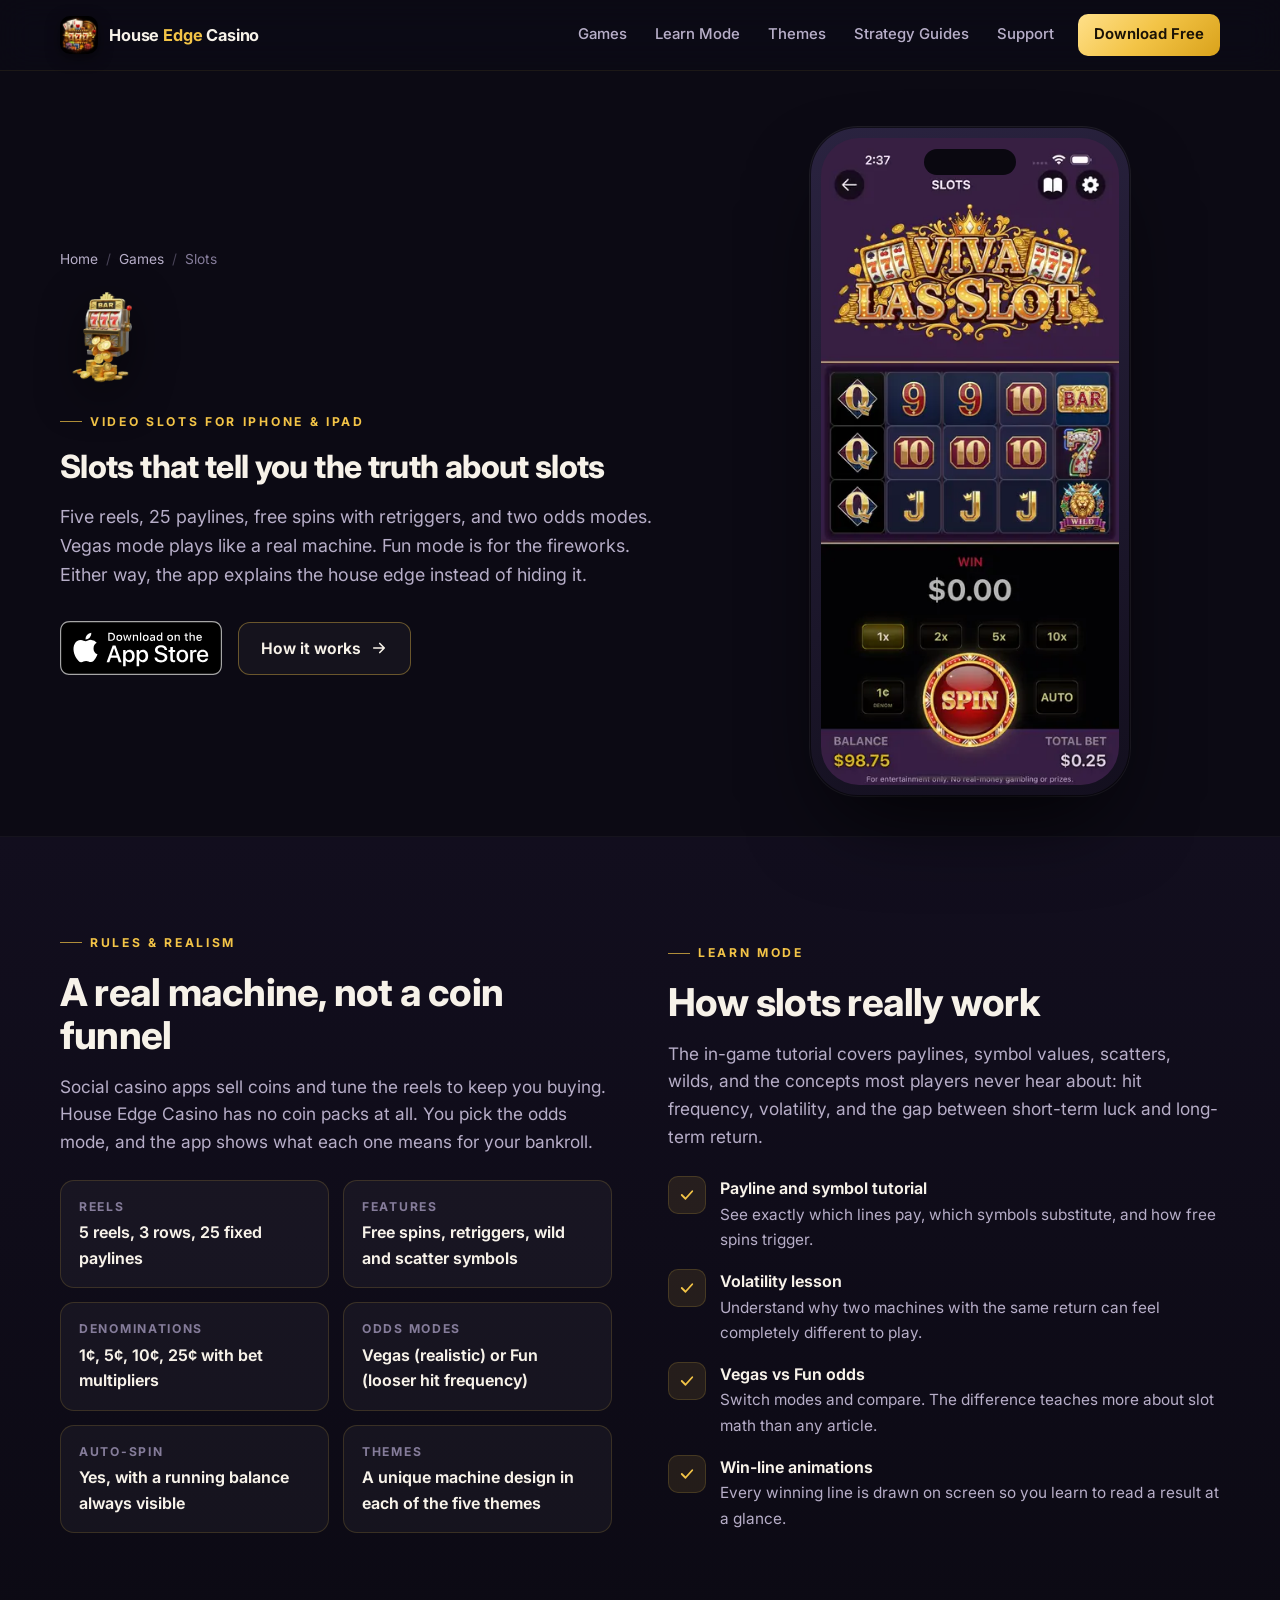
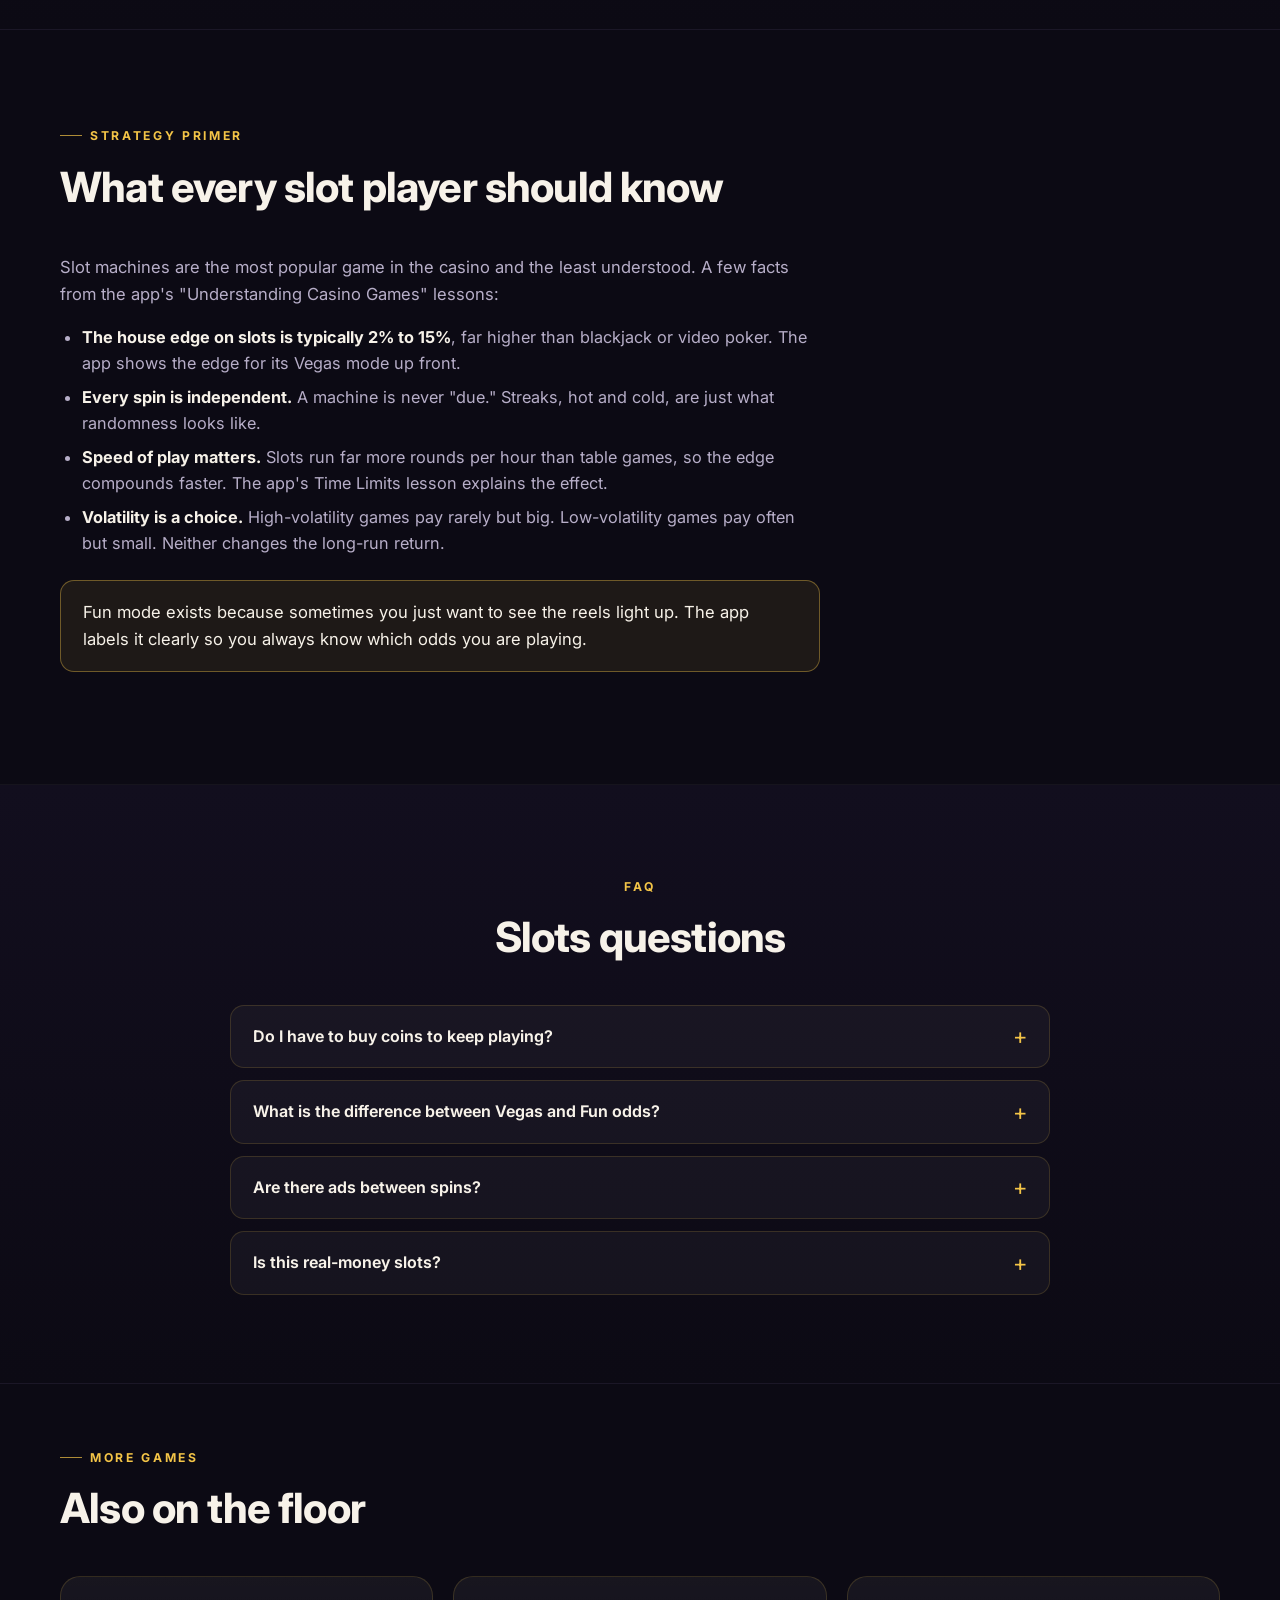
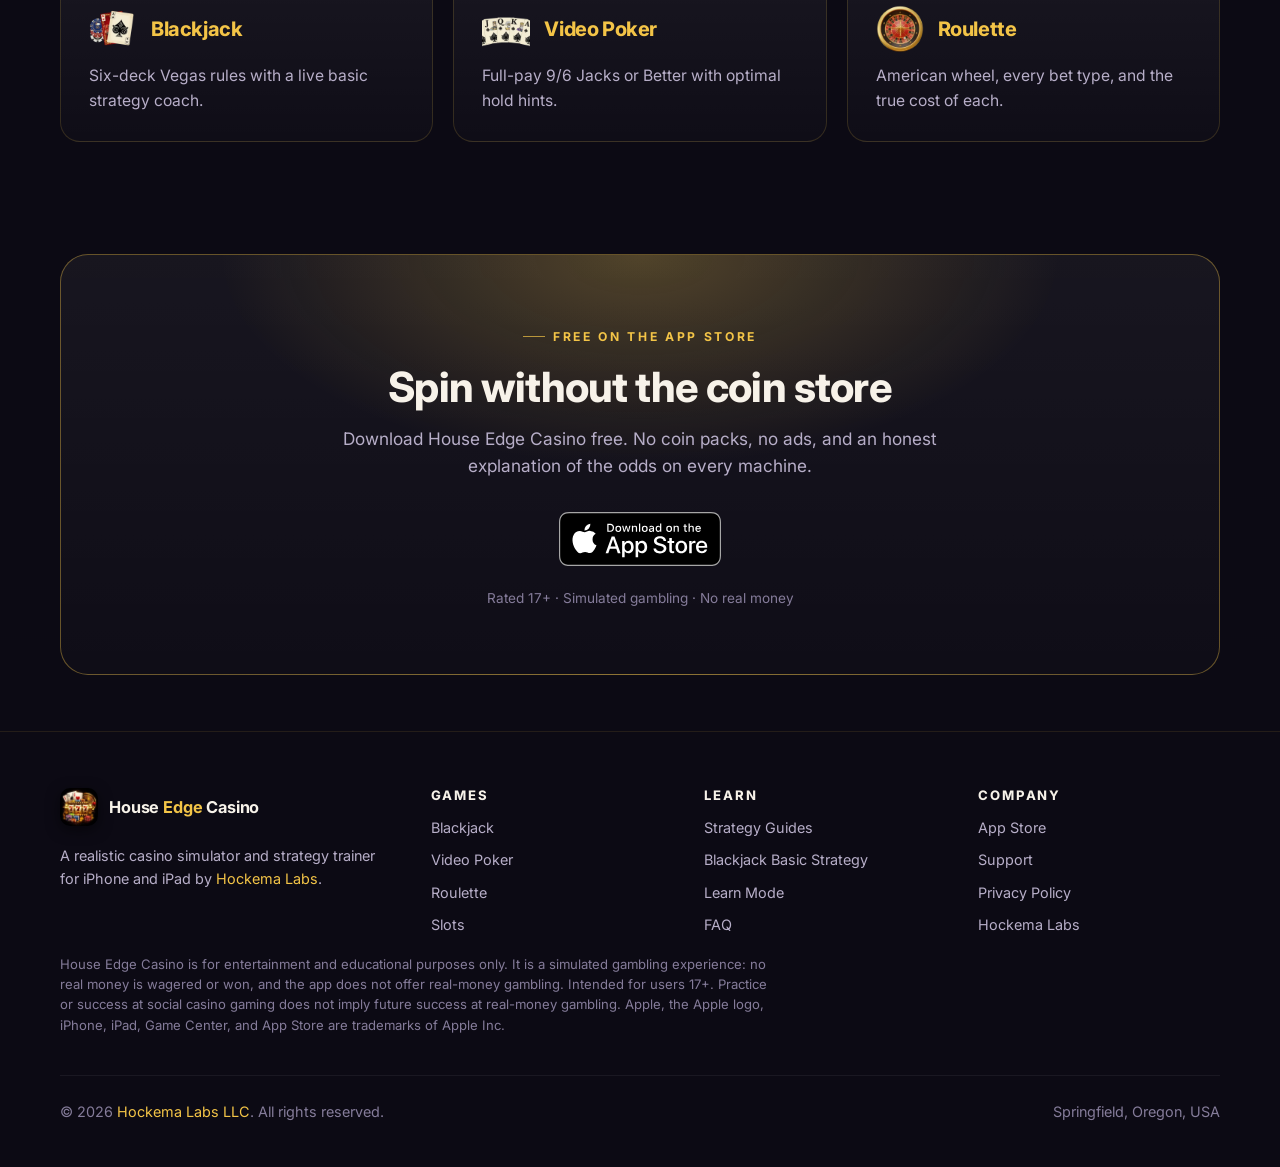
<file: slots.html>
<!DOCTYPE html>
<html lang="en">
<head>
  <meta charset="UTF-8" />
  <meta name="viewport" content="width=device-width, initial-scale=1.0" />
  <title>Free Slots App with Real Vegas Odds — No Coin Packs, No Ads | House Edge Casino</title>
  <meta name="description" content="A five-reel, 25-payline video slot for iPhone with free spins, wilds, scatters, and a choice of honest Vegas odds or a looser Fun mode. No coin packs, no ads, no real money." />
  <meta name="theme-color" content="#0c0a14" />
  <meta name="robots" content="index, follow, max-image-preview:large" />
  <link rel="canonical" href="https://houseedgecasino.com/slots.html" />
  <link rel="icon" href="/favicon.ico" sizes="any" />
  <link rel="icon" type="image/png" sizes="192x192" href="/assets/img/icon-192.png" />
  <link rel="apple-touch-icon" href="/assets/img/apple-touch-icon.png" />
  <link rel="manifest" href="/site.webmanifest" />
  <meta name="apple-itunes-app" content="app-id=6758695813" />
  <meta property="og:type" content="website" />
  <meta property="og:site_name" content="House Edge Casino" />
  <meta property="og:title" content="Free Slots App with Real Vegas Odds — No Coin Packs, No Ads | House Edge Casino" />
  <meta property="og:description" content="A five-reel, 25-payline video slot for iPhone with free spins, wilds, scatters, and a choice of honest Vegas odds or a looser Fun mode. No coin packs, no ads, no real money." />
  <meta property="og:url" content="https://houseedgecasino.com/slots.html" />
  <meta property="og:image" content="https://houseedgecasino.com/assets/img/og-image.jpg" />
  <meta property="og:image:width" content="1200" />
  <meta property="og:image:height" content="630" />
  <meta name="twitter:card" content="summary_large_image" />
  <link rel="preconnect" href="https://fonts.googleapis.com" />
  <link rel="preconnect" href="https://fonts.gstatic.com" crossorigin />
  <link rel="stylesheet" href="https://fonts.googleapis.com/css2?family=Inter:wght@400;500;600;700;800&display=swap" />
  <link rel="stylesheet" href="/assets/css/site.css" />
  <script type="application/ld+json">
  {
    "@context": "https://schema.org",
    "@graph": [
      {
        "@type": "WebPage",
        "@id": "https://houseedgecasino.com/slots.html",
        "url": "https://houseedgecasino.com/slots.html",
        "name": "Free Slots App with Real Vegas Odds — No Coin Packs, No Ads | House Edge Casino",
        "description": "A five-reel, 25-payline video slot for iPhone with free spins, wilds, scatters, and a choice of honest Vegas odds or a looser Fun mode. No coin packs, no ads, no real money.",
        "isPartOf": {
          "@id": "https://houseedgecasino.com/#website"
        },
        "about": {
          "@id": "https://houseedgecasino.com/#app"
        }
      },
      {
        "@type": "BreadcrumbList",
        "itemListElement": [
          {
            "@type": "ListItem",
            "position": 1,
            "name": "Home",
            "item": "https://houseedgecasino.com/"
          },
          {
            "@type": "ListItem",
            "position": 2,
            "name": "Slots"
          }
        ]
      },
      {
        "@type": "FAQPage",
        "mainEntity": [
          {
            "@type": "Question",
            "name": "Do I have to buy coins to keep playing?",
            "acceptedAnswer": {
              "@type": "Answer",
              "text": "No. House Edge Casino has no coin packs and no consumable purchases of any kind. The free version starts you with a $100 bankroll and resets to $25 if you bust. The $4.99 Full Version Unlock removes the cap and lets you reset to $100 anytime."
            }
          },
          {
            "@type": "Question",
            "name": "What is the difference between Vegas and Fun odds?",
            "acceptedAnswer": {
              "@type": "Answer",
              "text": "Vegas mode uses reel strips and hit frequency modeled on real machines. Fun mode loosens the reels for more frequent wins. The app labels the active mode so you always know which one you are playing."
            }
          },
          {
            "@type": "Question",
            "name": "Are there ads between spins?",
            "acceptedAnswer": {
              "@type": "Answer",
              "text": "No. The app has no advertising of any kind."
            }
          },
          {
            "@type": "Question",
            "name": "Is this real-money slots?",
            "acceptedAnswer": {
              "@type": "Answer",
              "text": "No. House Edge Casino is a free simulator for entertainment and education. No real money is wagered or won."
            }
          }
        ]
      }
    ]
  }
  </script>
</head>
<body>

  <nav class="nav" id="nav" aria-label="Primary">
    <div class="wrap nav-inner">
      <a class="brand" href="/" aria-label="House Edge Casino home">
        <img src="/assets/img/app-icon-160.webp" width="38" height="38" alt="" />
        <span>House <span class="edge">Edge</span> Casino</span>
      </a>
      <button class="nav-toggle" id="navToggle" aria-expanded="false" aria-controls="navLinks" aria-label="Toggle navigation">
        <svg viewBox="0 0 24 24" fill="none" stroke="currentColor" stroke-width="2" stroke-linecap="round"><path d="M4 7h16M4 12h16M4 17h16"/></svg>
      </button>
      <ul class="nav-links" id="navLinks">
        <li><a href="/#games">Games</a></li>
        <li><a href="/#learn">Learn Mode</a></li>
        <li><a href="/#themes">Themes</a></li>
        <li><a href="/guides/">Strategy Guides</a></li>
        <li><a href="/support.html">Support</a></li>
        <li><a class="nav-cta" href="https://apps.apple.com/us/app/house-edge-casino/id6758695813" rel="noopener">Download Free</a></li>
      </ul>
    </div>
  </nav>

  <main>
    <header class="game-hero wrap">
      <div class="reveal in">
        <ol class="crumbs"><li><a href="/">Home</a></li><li><a href="/#games">Games</a></li><li>Slots</li></ol>
        <img class="game-icon-lg" src="/assets/img/games/slots.webp" width="96" height="96" alt="" />
        <span class="eyebrow">Video slots for iPhone & iPad</span>
        <h1>Slots that tell you the truth about slots</h1>
        <p class="lede" style="margin-top:18px;max-width:58ch;color:var(--muted);font-size:1.12rem;">Five reels, 25 paylines, free spins with retriggers, and two odds modes. Vegas mode plays like a real machine. Fun mode is for the fireworks. Either way, the app explains the house edge instead of hiding it.</p>
        <div class="cta-row">
          <a class="btn btn-store" href="https://apps.apple.com/us/app/house-edge-casino/id6758695813" rel="noopener" aria-label="Download House Edge Casino on the App Store"><img src="/assets/img/app-store-badge.svg" width="180" height="54" alt="Download on the App Store" /></a>
          <a class="btn btn-ghost" href="#how-it-works">How it works <svg viewBox="0 0 24 24" fill="none" stroke="currentColor" stroke-width="2.2" stroke-linecap="round" stroke-linejoin="round" aria-hidden="true"><path d="M5 12h14M13 6l6 6-6 6"/></svg></a>
        </div>
      </div>
      <div class="hero-visual reveal in d1">
        <div class="phone"><img src="/assets/img/screens/slots-spin.webp" srcset="/assets/img/screens/slots-spin-360.webp 360w, /assets/img/screens/slots-spin.webp 720w" sizes="(max-width: 760px) 78vw, 320px" width="720" height="1564" alt="House Edge Casino five-reel Viva Las Slot machine after a spin" fetchpriority="high" /></div>
      </div>
    </header>

    <section id="how-it-works" class="alt">
      <div class="wrap split">
        <div class="reveal">
          <span class="eyebrow">Rules &amp; realism</span>
          <h2>A real machine, not a coin funnel</h2>
          <p class="lede">Social casino apps sell coins and tune the reels to keep you buying. House Edge Casino has no coin packs at all. You pick the odds mode, and the app shows what each one means for your bankroll.</p>
          <div class="spec-grid"><div class="spec"><span class="k">Reels</span><span class="v">5 reels, 3 rows, 25 fixed paylines</span></div><div class="spec"><span class="k">Features</span><span class="v">Free spins, retriggers, wild and scatter symbols</span></div><div class="spec"><span class="k">Denominations</span><span class="v">1¢, 5¢, 10¢, 25¢ with bet multipliers</span></div><div class="spec"><span class="k">Odds modes</span><span class="v">Vegas (realistic) or Fun (looser hit frequency)</span></div><div class="spec"><span class="k">Auto-spin</span><span class="v">Yes, with a running balance always visible</span></div><div class="spec"><span class="k">Themes</span><span class="v">A unique machine design in each of the five themes</span></div></div>
        </div>
        <div class="reveal d1">
          <span class="eyebrow">Learn Mode</span>
          <h2>How slots really work</h2>
          <p class="lede">The in-game tutorial covers paylines, symbol values, scatters, wilds, and the concepts most players never hear about: hit frequency, volatility, and the gap between short-term luck and long-term return.</p>
          <ul class="feature-list">
            <li><span class="fi"><svg viewBox="0 0 24 24" fill="none" stroke="currentColor" stroke-width="2.4" stroke-linecap="round" stroke-linejoin="round"><path d="M5 12l5 5 9-10"/></svg></span><div><strong>Payline and symbol tutorial</strong><span>See exactly which lines pay, which symbols substitute, and how free spins trigger.</span></div></li>
            <li><span class="fi"><svg viewBox="0 0 24 24" fill="none" stroke="currentColor" stroke-width="2.4" stroke-linecap="round" stroke-linejoin="round"><path d="M5 12l5 5 9-10"/></svg></span><div><strong>Volatility lesson</strong><span>Understand why two machines with the same return can feel completely different to play.</span></div></li>
            <li><span class="fi"><svg viewBox="0 0 24 24" fill="none" stroke="currentColor" stroke-width="2.4" stroke-linecap="round" stroke-linejoin="round"><path d="M5 12l5 5 9-10"/></svg></span><div><strong>Vegas vs Fun odds</strong><span>Switch modes and compare. The difference teaches more about slot math than any article.</span></div></li>
            <li><span class="fi"><svg viewBox="0 0 24 24" fill="none" stroke="currentColor" stroke-width="2.4" stroke-linecap="round" stroke-linejoin="round"><path d="M5 12l5 5 9-10"/></svg></span><div><strong>Win-line animations</strong><span>Every winning line is drawn on screen so you learn to read a result at a glance.</span></div></li>
          </ul>
        </div>
      </div>
    </section>

    <section>
      <div class="wrap">
        <div class="section-head reveal">
          <span class="eyebrow">Strategy primer</span>
          <h2>What every slot player should know</h2>
        </div>
        <div class="prose reveal">
          
          <p>Slot machines are the most popular game in the casino and the least understood. A few facts from the app's "Understanding Casino Games" lessons:</p>
          <ul>
            <li><strong>The house edge on slots is typically 2% to 15%</strong>, far higher than blackjack or video poker. The app shows the edge for its Vegas mode up front.</li>
            <li><strong>Every spin is independent.</strong> A machine is never "due." Streaks, hot and cold, are just what randomness looks like.</li>
            <li><strong>Speed of play matters.</strong> Slots run far more rounds per hour than table games, so the edge compounds faster. The app's Time Limits lesson explains the effect.</li>
            <li><strong>Volatility is a choice.</strong> High-volatility games pay rarely but big. Low-volatility games pay often but small. Neither changes the long-run return.</li>
          </ul>
          <div class="callout"><p>Fun mode exists because sometimes you just want to see the reels light up. The app labels it clearly so you always know which odds you are playing.</p></div>
        </div>
      </div>
    </section>

    <section class="alt">
      <div class="wrap">
        <div class="section-head center reveal"><span class="eyebrow">FAQ</span><h2>Slots questions</h2></div>
        <div class="faq reveal">
          <details><summary>Do I have to buy coins to keep playing?</summary><div class="a"><p>No. House Edge Casino has no coin packs and no consumable purchases of any kind. The free version starts you with a $100 bankroll and resets to $25 if you bust. The $4.99 Full Version Unlock removes the cap and lets you reset to $100 anytime.</p></div></details>
          <details><summary>What is the difference between Vegas and Fun odds?</summary><div class="a"><p>Vegas mode uses reel strips and hit frequency modeled on real machines. Fun mode loosens the reels for more frequent wins. The app labels the active mode so you always know which one you are playing.</p></div></details>
          <details><summary>Are there ads between spins?</summary><div class="a"><p>No. The app has no advertising of any kind.</p></div></details>
          <details><summary>Is this real-money slots?</summary><div class="a"><p>No. House Edge Casino is a free simulator for entertainment and education. No real money is wagered or won.</p></div></details>
        </div>
      </div>
    </section>

    <section class="tight">
      <div class="wrap">
        <div class="section-head reveal"><span class="eyebrow">More games</span><h2>Also on the floor</h2></div>
        <div class="grid grid-3">
          <a class="card reveal" href="/blackjack.html" style="display:block;"><div class="game-top" style="display:flex;align-items:center;gap:14px;margin-bottom:10px;"><img src="/assets/img/games/blackjack.webp" width="48" height="48" alt="" style="width:48px;height:48px;" /><h3 style="margin:0;">Blackjack</h3></div><p>Six-deck Vegas rules with a live basic strategy coach.</p></a>
          <a class="card reveal" href="/video-poker.html" style="display:block;"><div class="game-top" style="display:flex;align-items:center;gap:14px;margin-bottom:10px;"><img src="/assets/img/games/video-poker.webp" width="48" height="48" alt="" style="width:48px;height:48px;" /><h3 style="margin:0;">Video Poker</h3></div><p>Full-pay 9/6 Jacks or Better with optimal hold hints.</p></a>
          <a class="card reveal" href="/roulette.html" style="display:block;"><div class="game-top" style="display:flex;align-items:center;gap:14px;margin-bottom:10px;"><img src="/assets/img/games/roulette.webp" width="48" height="48" alt="" style="width:48px;height:48px;" /><h3 style="margin:0;">Roulette</h3></div><p>American wheel, every bet type, and the true cost of each.</p></a>
        </div>
      </div>
    </section>
    
    <section class="tight">
      <div class="wrap">
        <div class="cta-banner reveal">
          <span class="eyebrow">Free on the App Store</span>
          <h2>Spin without the coin store</h2>
          <p>Download House Edge Casino free. No coin packs, no ads, and an honest explanation of the odds on every machine.</p>
          <div class="cta-row">
            <a class="btn btn-store" href="https://apps.apple.com/us/app/house-edge-casino/id6758695813" rel="noopener" aria-label="Download House Edge Casino on the App Store">
              <img src="/assets/img/app-store-badge.svg" width="180" height="54" alt="Download on the App Store" loading="lazy" />
            </a>
          </div>
          <p class="fine">Rated 17+ · Simulated gambling · No real money</p>
        </div>
      </div>
    </section>

  </main>

  <footer>
    <div class="wrap">
      <div class="foot-grid">
        <div class="foot-brand">
          <a class="brand" href="/"><img src="/assets/img/app-icon-160.webp" width="38" height="38" alt="" /><span>House <span class="edge">Edge</span> Casino</span></a>
          <p>A realistic casino simulator and strategy trainer for iPhone and iPad by <a href="https://hockemalabs.com">Hockema Labs</a>.</p>
        </div>
        <div class="foot-col">
          <h4>Games</h4>
          <ul>
            <li><a href="/blackjack.html">Blackjack</a></li>
            <li><a href="/video-poker.html">Video Poker</a></li>
            <li><a href="/roulette.html">Roulette</a></li>
            <li><a href="/slots.html">Slots</a></li>
          </ul>
        </div>
        <div class="foot-col">
          <h4>Learn</h4>
          <ul>
            <li><a href="/guides/">Strategy Guides</a></li>
            <li><a href="/guides/blackjack-basic-strategy.html">Blackjack Basic Strategy</a></li>
            <li><a href="/#learn">Learn Mode</a></li>
            <li><a href="/#faq">FAQ</a></li>
          </ul>
        </div>
        <div class="foot-col">
          <h4>Company</h4>
          <ul>
            <li><a href="https://apps.apple.com/us/app/house-edge-casino/id6758695813" rel="noopener">App Store</a></li>
            <li><a href="/support.html">Support</a></li>
            <li><a href="/privacypolicy.html">Privacy Policy</a></li>
            <li><a href="https://hockemalabs.com">Hockema Labs</a></li>
          </ul>
        </div>
      </div>
      <p class="disclaimer">House Edge Casino is for entertainment and educational purposes only. It is a simulated gambling experience: no real money is wagered or won, and the app does not offer real-money gambling. Intended for users 17+. Practice or success at social casino gaming does not imply future success at real-money gambling. Apple, the Apple logo, iPhone, iPad, Game Center, and App Store are trademarks of Apple Inc.</p>
      <div class="foot-bottom">
        <span>© <span data-year>2026</span> <a href="https://hockemalabs.com">Hockema Labs LLC</a>. All rights reserved.</span>
        <span>Springfield, Oregon, USA</span>
      </div>
    </div>
  </footer>

  <script src="/assets/js/site.js" defer></script>
</body>
</html>
</file>
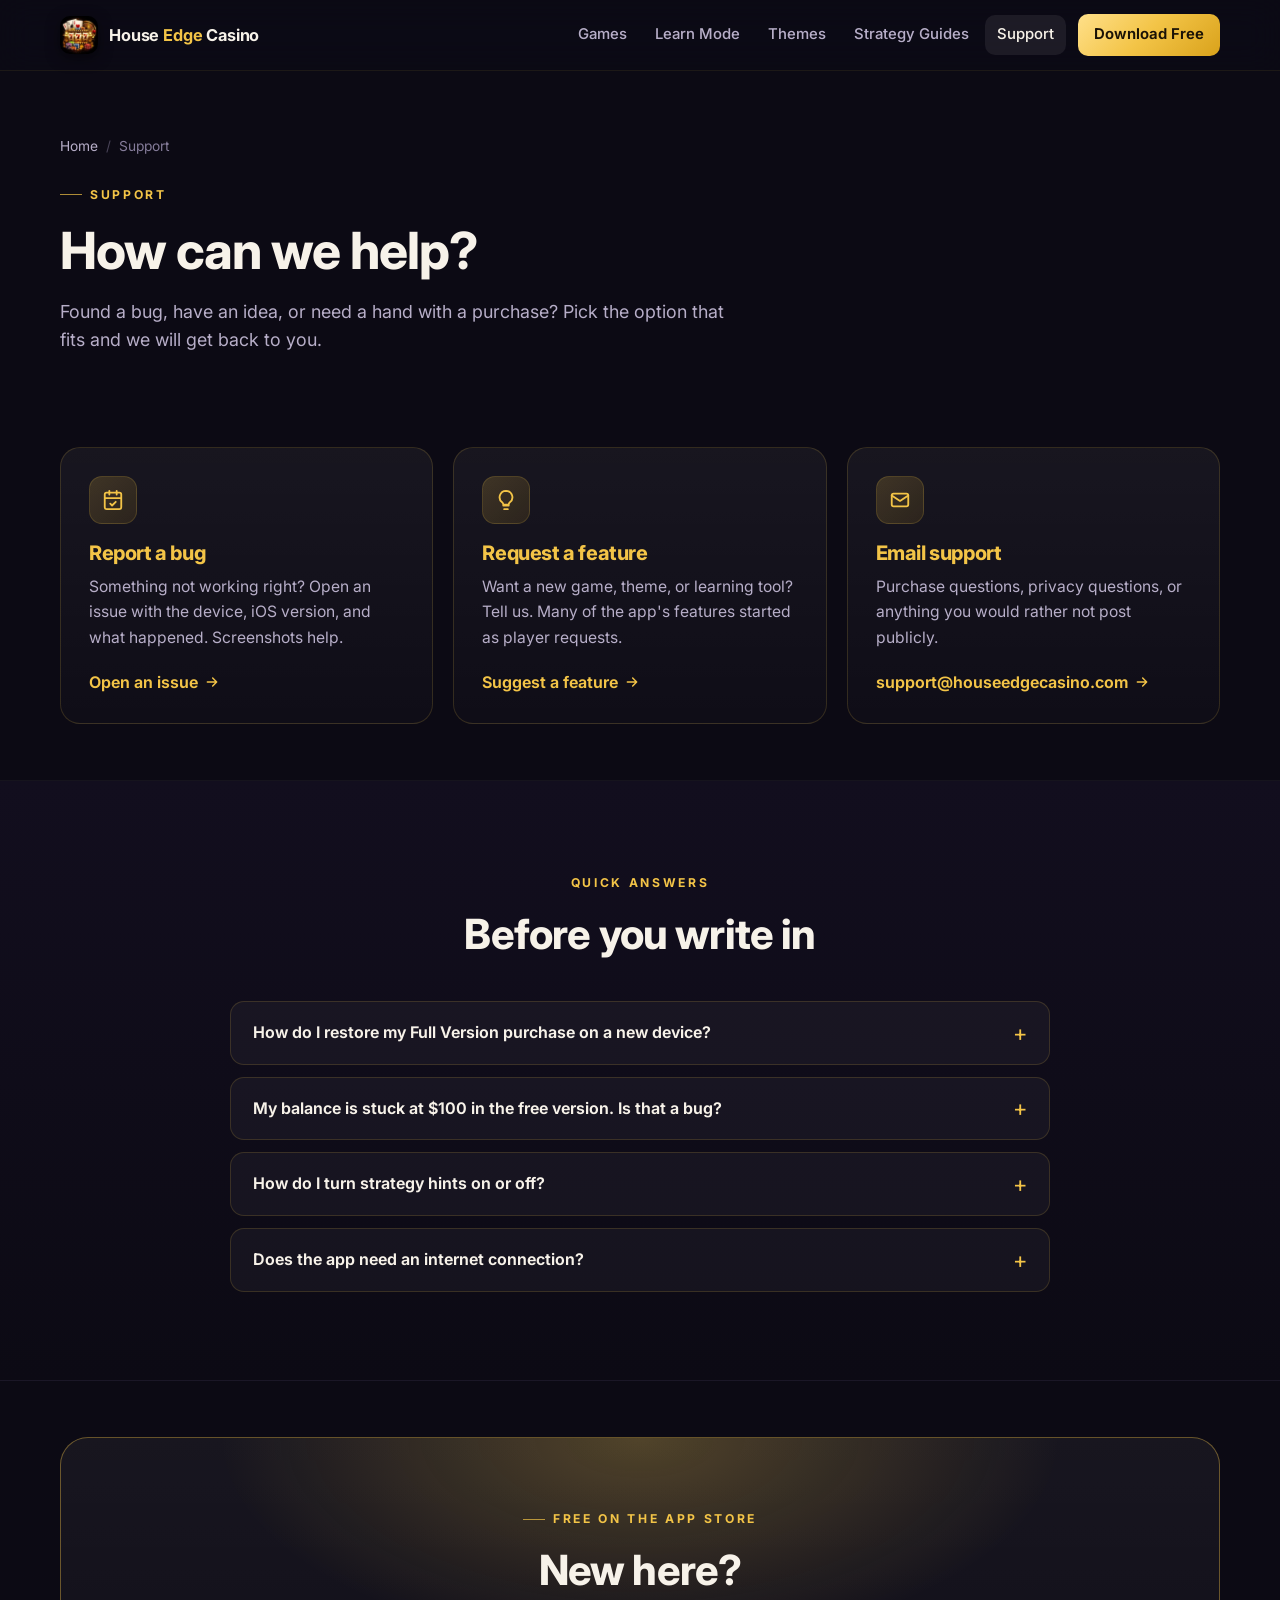
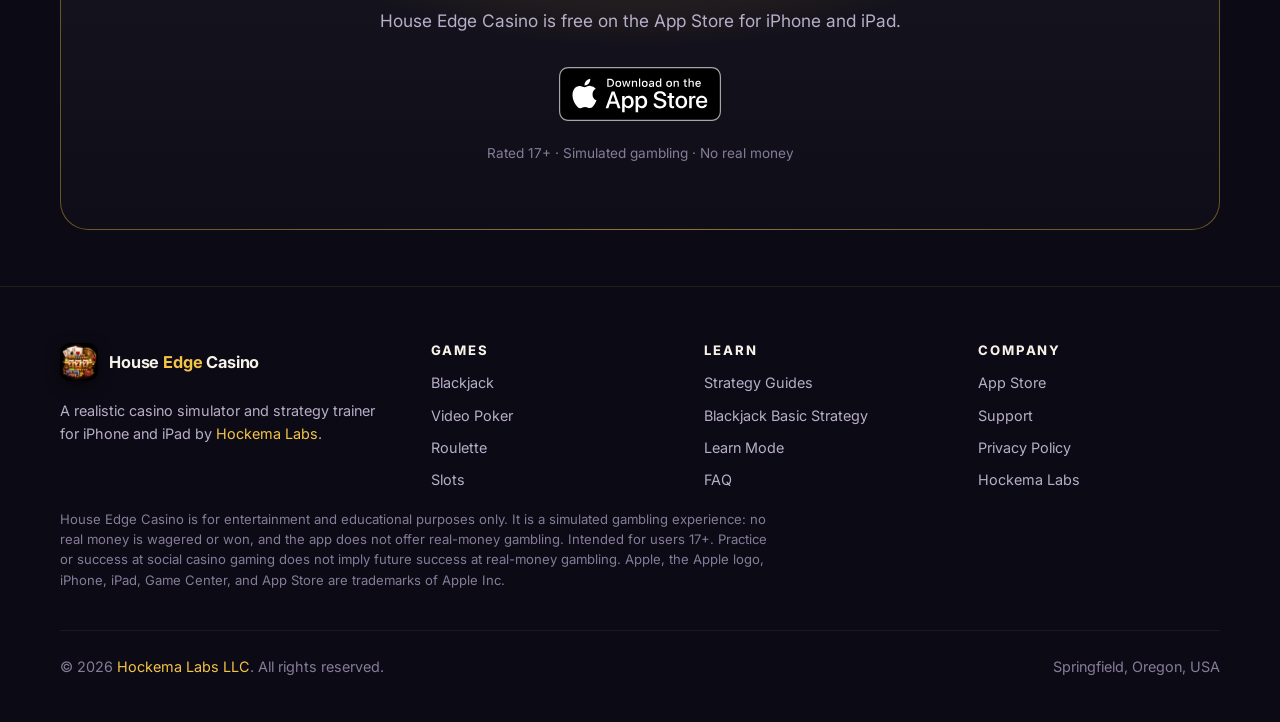
<file: support.html>
<!DOCTYPE html>
<html lang="en">
<head>
  <meta charset="UTF-8" />
  <meta name="viewport" content="width=device-width, initial-scale=1.0" />
  <title>Support — House Edge Casino</title>
  <meta name="description" content="Get help with House Edge Casino for iPhone and iPad: report a bug, request a feature, restore a purchase, or contact the developer." />
  <meta name="theme-color" content="#0c0a14" />
  <meta name="robots" content="index, follow, max-image-preview:large" />
  <link rel="canonical" href="https://houseedgecasino.com/support.html" />
  <link rel="icon" href="/favicon.ico" sizes="any" />
  <link rel="icon" type="image/png" sizes="192x192" href="/assets/img/icon-192.png" />
  <link rel="apple-touch-icon" href="/assets/img/apple-touch-icon.png" />
  <link rel="manifest" href="/site.webmanifest" />
  <meta name="apple-itunes-app" content="app-id=6758695813" />
  <meta property="og:type" content="website" />
  <meta property="og:site_name" content="House Edge Casino" />
  <meta property="og:title" content="Support — House Edge Casino" />
  <meta property="og:description" content="Get help with House Edge Casino for iPhone and iPad: report a bug, request a feature, restore a purchase, or contact the developer." />
  <meta property="og:url" content="https://houseedgecasino.com/support.html" />
  <meta property="og:image" content="https://houseedgecasino.com/assets/img/og-image.jpg" />
  <meta property="og:image:width" content="1200" />
  <meta property="og:image:height" content="630" />
  <meta name="twitter:card" content="summary_large_image" />
  <link rel="preconnect" href="https://fonts.googleapis.com" />
  <link rel="preconnect" href="https://fonts.gstatic.com" crossorigin />
  <link rel="stylesheet" href="https://fonts.googleapis.com/css2?family=Inter:wght@400;500;600;700;800&display=swap" />
  <link rel="stylesheet" href="/assets/css/site.css" />
  <script type="application/ld+json">
  {
    "@context": "https://schema.org",
    "@graph": [
      {
        "@type": "ContactPage",
        "url": "https://houseedgecasino.com/support.html",
        "name": "House Edge Casino Support"
      },
      {
        "@type": "BreadcrumbList",
        "itemListElement": [
          {
            "@type": "ListItem",
            "position": 1,
            "name": "Home",
            "item": "https://houseedgecasino.com/"
          },
          {
            "@type": "ListItem",
            "position": 2,
            "name": "Support"
          }
        ]
      },
      {
        "@type": "FAQPage",
        "mainEntity": [
          {
            "@type": "Question",
            "name": "How do I restore my Full Version purchase on a new device?",
            "acceptedAnswer": {
              "@type": "Answer",
              "text": "Open Settings in the app and tap Restore Purchases. Make sure you are signed in to the same Apple Account used for the original purchase. Family Sharing is supported, so family members can also restore it."
            }
          },
          {
            "@type": "Question",
            "name": "My balance is stuck at $100 in the free version. Is that a bug?",
            "acceptedAnswer": {
              "@type": "Answer",
              "text": "No. The free version caps the bankroll at $100 and resets it to $25 when you bust. The Full Version Unlock removes the cap and lets you reset to $100 anytime."
            }
          },
          {
            "@type": "Question",
            "name": "How do I turn strategy hints on or off?",
            "acceptedAnswer": {
              "@type": "Answer",
              "text": "Open Settings from any game and choose a Learn Mode level: Off, Hints, or Tutorial. Blackjack and video poker support real-time optimal play hints."
            }
          },
          {
            "@type": "Question",
            "name": "Does the app need an internet connection?",
            "acceptedAnswer": {
              "@type": "Answer",
              "text": "No. Everything runs on your device. Game Center features such as leaderboards use Apple's services when available."
            }
          }
        ]
      }
    ]
  }
  </script>
</head>
<body>

  <nav class="nav" id="nav" aria-label="Primary">
    <div class="wrap nav-inner">
      <a class="brand" href="/" aria-label="House Edge Casino home">
        <img src="/assets/img/app-icon-160.webp" width="38" height="38" alt="" />
        <span>House <span class="edge">Edge</span> Casino</span>
      </a>
      <button class="nav-toggle" id="navToggle" aria-expanded="false" aria-controls="navLinks" aria-label="Toggle navigation">
        <svg viewBox="0 0 24 24" fill="none" stroke="currentColor" stroke-width="2" stroke-linecap="round"><path d="M4 7h16M4 12h16M4 17h16"/></svg>
      </button>
      <ul class="nav-links" id="navLinks">
        <li><a href="/#games">Games</a></li>
        <li><a href="/#learn">Learn Mode</a></li>
        <li><a href="/#themes">Themes</a></li>
        <li><a href="/guides/">Strategy Guides</a></li>
        <li><a href="/support.html" aria-current="page">Support</a></li>
        <li><a class="nav-cta" href="https://apps.apple.com/us/app/house-edge-casino/id6758695813" rel="noopener">Download Free</a></li>
      </ul>
    </div>
  </nav>

  <main>
    <header class="page-head wrap">
      <ol class="crumbs"><li><a href="/">Home</a></li><li>Support</li></ol>
      <span class="eyebrow">Support</span>
      <h1>How can we help?</h1>
      <p class="lede">Found a bug, have an idea, or need a hand with a purchase? Pick the option that fits and we will get back to you.</p>
    </header>
    <section class="tight">
      <div class="wrap">
        <div class="support-grid">
          <a class="card reveal" href="https://github.com/hockemalabs/houseedgecasino-support/issues/new/choose" rel="noopener" style="display:block;">
            <span class="icon-box"><svg viewBox="0 0 24 24" fill="none" stroke="currentColor" stroke-width="2" stroke-linecap="round" stroke-linejoin="round"><path d="M8 2v4M16 2v4M3 10h18M5 4h14a2 2 0 0 1 2 2v14a2 2 0 0 1-2 2H5a2 2 0 0 1-2-2V6a2 2 0 0 1 2-2z"/><path d="M9 16l2 2 4-4"/></svg></span>
            <h3>Report a bug</h3>
            <p>Something not working right? Open an issue with the device, iOS version, and what happened. Screenshots help.</p>
            <span class="more">Open an issue <svg viewBox="0 0 24 24" fill="none" stroke="currentColor" stroke-width="2.2" stroke-linecap="round" stroke-linejoin="round" aria-hidden="true"><path d="M5 12h14M13 6l6 6-6 6"/></svg></span>
          </a>
          <a class="card reveal d1" href="https://github.com/hockemalabs/houseedgecasino-support/issues/new/choose" rel="noopener" style="display:block;">
            <span class="icon-box"><svg viewBox="0 0 24 24" fill="none" stroke="currentColor" stroke-width="2" stroke-linecap="round" stroke-linejoin="round"><path d="M9 18h6M10 22h4M12 2a7 7 0 0 0-4 12.7c.6.5 1 1.3 1 2.3h6c0-1 .4-1.8 1-2.3A7 7 0 0 0 12 2z"/></svg></span>
            <h3>Request a feature</h3>
            <p>Want a new game, theme, or learning tool? Tell us. Many of the app's features started as player requests.</p>
            <span class="more">Suggest a feature <svg viewBox="0 0 24 24" fill="none" stroke="currentColor" stroke-width="2.2" stroke-linecap="round" stroke-linejoin="round" aria-hidden="true"><path d="M5 12h14M13 6l6 6-6 6"/></svg></span>
          </a>
          <a class="card reveal d2" href="mailto:support@houseedgecasino.com" style="display:block;">
            <span class="icon-box"><svg viewBox="0 0 24 24" fill="none" stroke="currentColor" stroke-width="2" stroke-linecap="round" stroke-linejoin="round"><rect x="3" y="5" width="18" height="14" rx="2"/><path d="M3 7l9 6 9-6"/></svg></span>
            <h3>Email support</h3>
            <p>Purchase questions, privacy questions, or anything you would rather not post publicly.</p>
            <span class="more">support@houseedgecasino.com <svg viewBox="0 0 24 24" fill="none" stroke="currentColor" stroke-width="2.2" stroke-linecap="round" stroke-linejoin="round" aria-hidden="true"><path d="M5 12h14M13 6l6 6-6 6"/></svg></span>
          </a>
        </div>
      </div>
    </section>
    <section class="alt">
      <div class="wrap">
        <div class="section-head center reveal"><span class="eyebrow">Quick answers</span><h2>Before you write in</h2></div>
        <div class="faq reveal">
          <details><summary>How do I restore my Full Version purchase on a new device?</summary><div class="a"><p>Open Settings in the app and tap Restore Purchases. Make sure you are signed in to the same Apple Account used for the original purchase. Family Sharing is supported, so family members can also restore it.</p></div></details>
          <details><summary>My balance is stuck at $100 in the free version. Is that a bug?</summary><div class="a"><p>No. The free version caps the bankroll at $100 and resets it to $25 when you bust. The <a href="/#pricing">Full Version Unlock</a> removes the cap and lets you reset to $100 anytime.</p></div></details>
          <details><summary>How do I turn strategy hints on or off?</summary><div class="a"><p>Open Settings from any game and choose a Learn Mode level: Off, Hints, or Tutorial. Blackjack and video poker support real-time optimal play hints.</p></div></details>
          <details><summary>Does the app need an internet connection?</summary><div class="a"><p>No. Everything runs on your device. Game Center features such as leaderboards use Apple's services when available.</p></div></details>
        </div>
      </div>
    </section>
    
    <section class="tight">
      <div class="wrap">
        <div class="cta-banner reveal">
          <span class="eyebrow">Free on the App Store</span>
          <h2>New here?</h2>
          <p>House Edge Casino is free on the App Store for iPhone and iPad.</p>
          <div class="cta-row">
            <a class="btn btn-store" href="https://apps.apple.com/us/app/house-edge-casino/id6758695813" rel="noopener" aria-label="Download House Edge Casino on the App Store">
              <img src="/assets/img/app-store-badge.svg" width="180" height="54" alt="Download on the App Store" loading="lazy" />
            </a>
          </div>
          <p class="fine">Rated 17+ · Simulated gambling · No real money</p>
        </div>
      </div>
    </section>

  </main>

  <footer>
    <div class="wrap">
      <div class="foot-grid">
        <div class="foot-brand">
          <a class="brand" href="/"><img src="/assets/img/app-icon-160.webp" width="38" height="38" alt="" /><span>House <span class="edge">Edge</span> Casino</span></a>
          <p>A realistic casino simulator and strategy trainer for iPhone and iPad by <a href="https://hockemalabs.com">Hockema Labs</a>.</p>
        </div>
        <div class="foot-col">
          <h4>Games</h4>
          <ul>
            <li><a href="/blackjack.html">Blackjack</a></li>
            <li><a href="/video-poker.html">Video Poker</a></li>
            <li><a href="/roulette.html">Roulette</a></li>
            <li><a href="/slots.html">Slots</a></li>
          </ul>
        </div>
        <div class="foot-col">
          <h4>Learn</h4>
          <ul>
            <li><a href="/guides/">Strategy Guides</a></li>
            <li><a href="/guides/blackjack-basic-strategy.html">Blackjack Basic Strategy</a></li>
            <li><a href="/#learn">Learn Mode</a></li>
            <li><a href="/#faq">FAQ</a></li>
          </ul>
        </div>
        <div class="foot-col">
          <h4>Company</h4>
          <ul>
            <li><a href="https://apps.apple.com/us/app/house-edge-casino/id6758695813" rel="noopener">App Store</a></li>
            <li><a href="/support.html">Support</a></li>
            <li><a href="/privacypolicy.html">Privacy Policy</a></li>
            <li><a href="https://hockemalabs.com">Hockema Labs</a></li>
          </ul>
        </div>
      </div>
      <p class="disclaimer">House Edge Casino is for entertainment and educational purposes only. It is a simulated gambling experience: no real money is wagered or won, and the app does not offer real-money gambling. Intended for users 17+. Practice or success at social casino gaming does not imply future success at real-money gambling. Apple, the Apple logo, iPhone, iPad, Game Center, and App Store are trademarks of Apple Inc.</p>
      <div class="foot-bottom">
        <span>© <span data-year>2026</span> <a href="https://hockemalabs.com">Hockema Labs LLC</a>. All rights reserved.</span>
        <span>Springfield, Oregon, USA</span>
      </div>
    </div>
  </footer>

  <script src="/assets/js/site.js" defer></script>
</body>
</html>
</file>
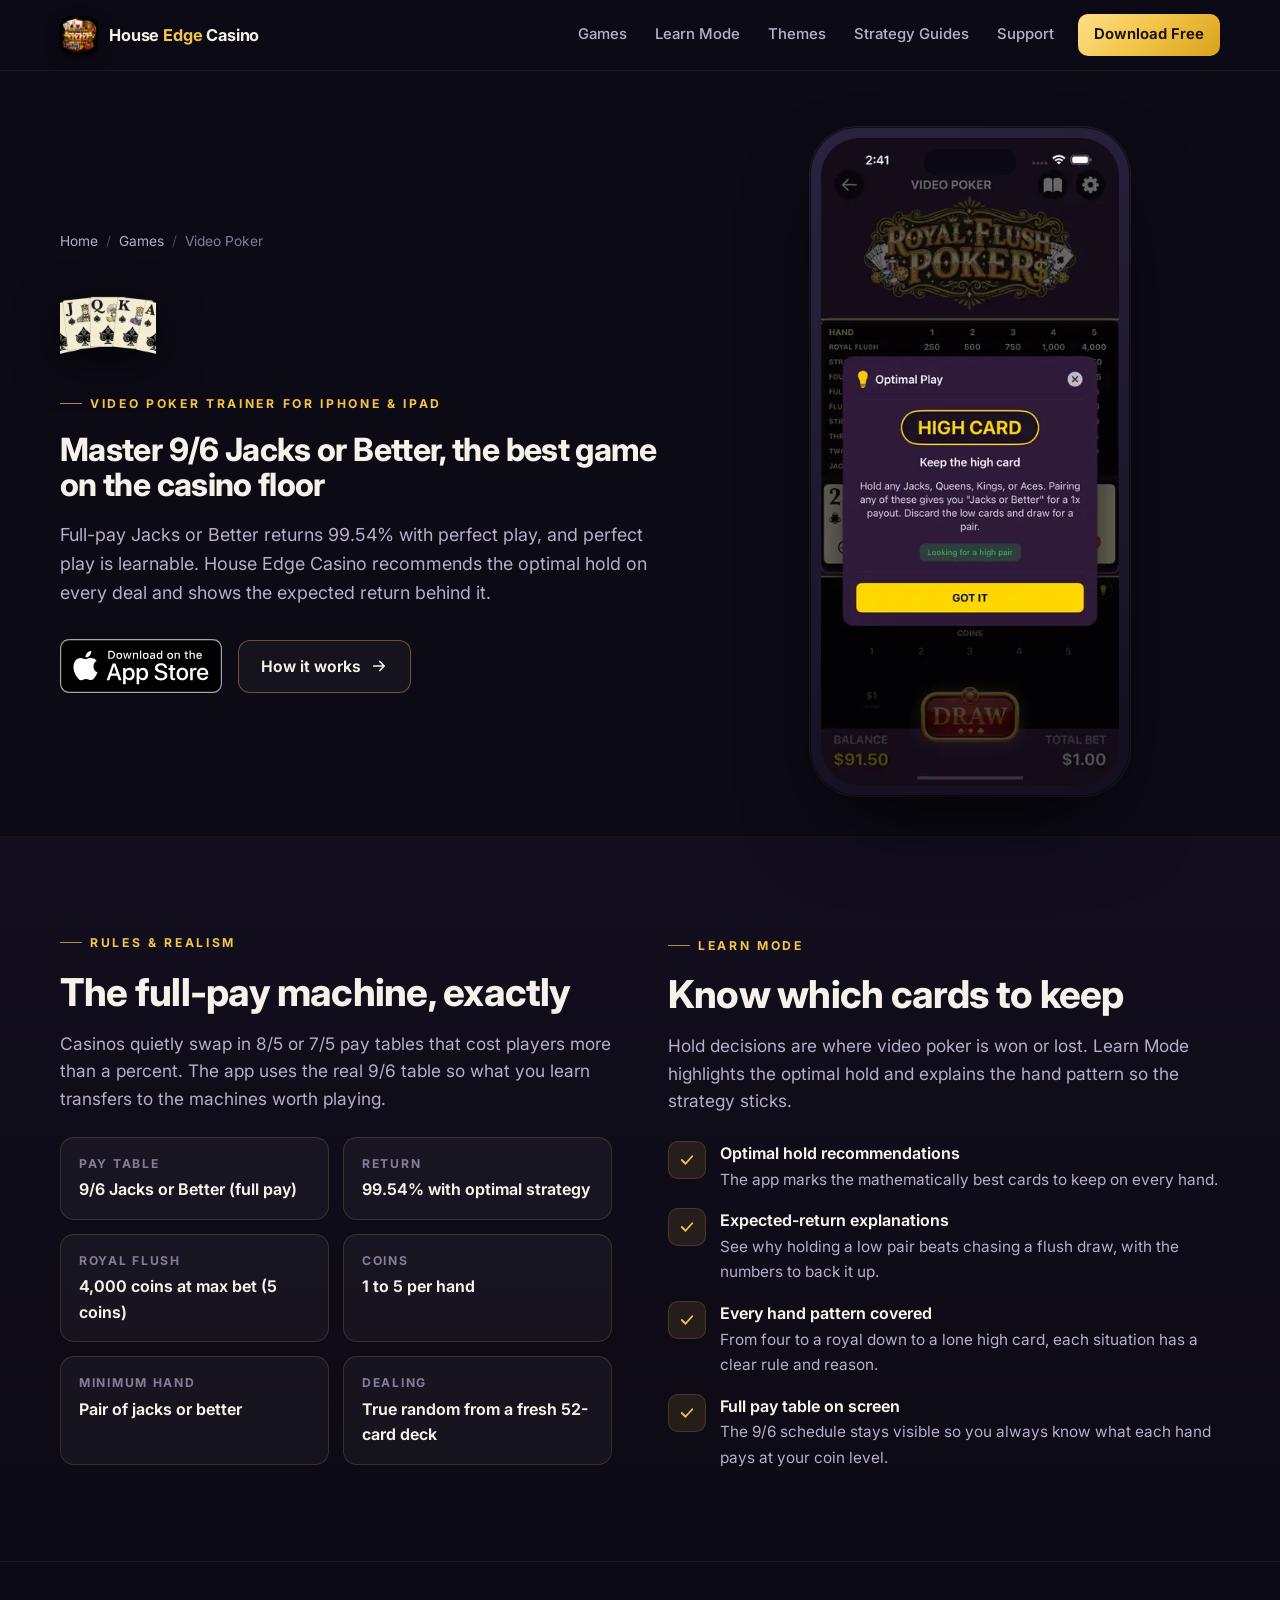
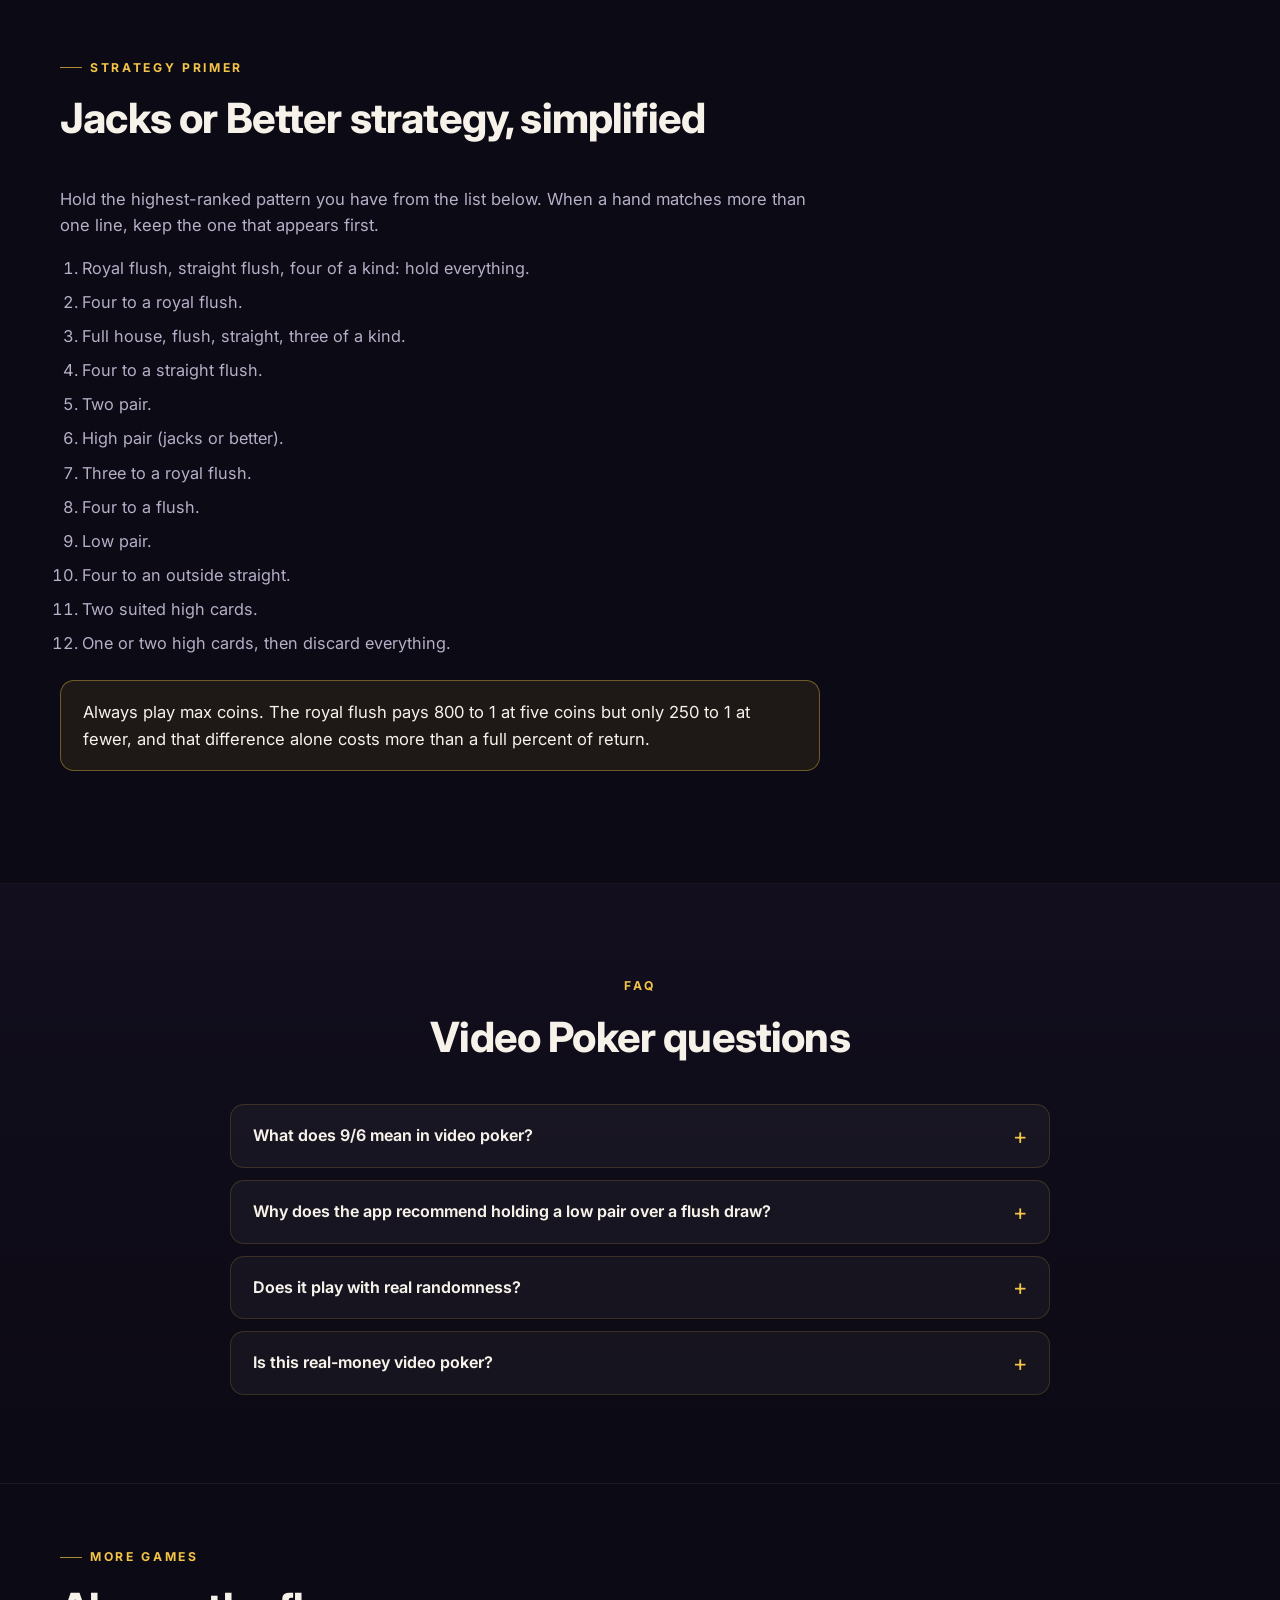
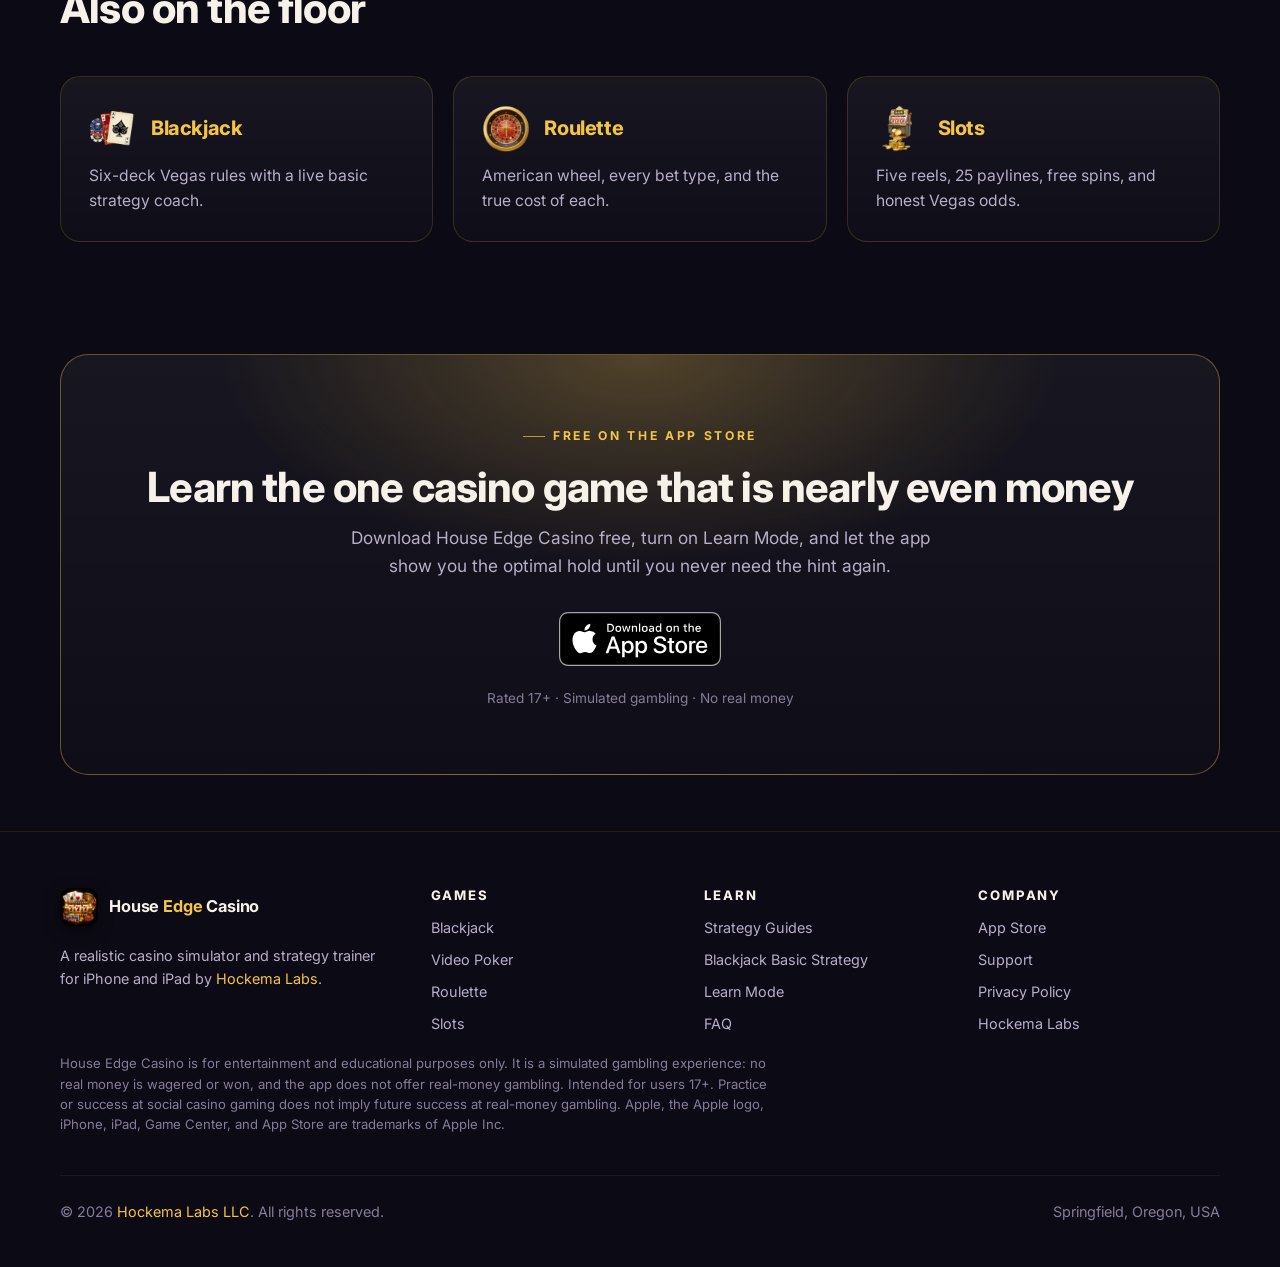
<file: video-poker.html>
<!DOCTYPE html>
<html lang="en">
<head>
  <meta charset="UTF-8" />
  <meta name="viewport" content="width=device-width, initial-scale=1.0" />
  <title>Video Poker Trainer — 9/6 Jacks or Better with Optimal Hold Hints | House Edge Casino</title>
  <meta name="description" content="Practice full-pay 9/6 Jacks or Better video poker on iPhone with optimal hold recommendations, expected-return math, and a 4,000-coin royal flush. Free, no real money." />
  <meta name="theme-color" content="#0c0a14" />
  <meta name="robots" content="index, follow, max-image-preview:large" />
  <link rel="canonical" href="https://houseedgecasino.com/video-poker.html" />
  <link rel="icon" href="/favicon.ico" sizes="any" />
  <link rel="icon" type="image/png" sizes="192x192" href="/assets/img/icon-192.png" />
  <link rel="apple-touch-icon" href="/assets/img/apple-touch-icon.png" />
  <link rel="manifest" href="/site.webmanifest" />
  <meta name="apple-itunes-app" content="app-id=6758695813" />
  <meta property="og:type" content="website" />
  <meta property="og:site_name" content="House Edge Casino" />
  <meta property="og:title" content="Video Poker Trainer — 9/6 Jacks or Better with Optimal Hold Hints | House Edge Casino" />
  <meta property="og:description" content="Practice full-pay 9/6 Jacks or Better video poker on iPhone with optimal hold recommendations, expected-return math, and a 4,000-coin royal flush. Free, no real money." />
  <meta property="og:url" content="https://houseedgecasino.com/video-poker.html" />
  <meta property="og:image" content="https://houseedgecasino.com/assets/img/og-image.jpg" />
  <meta property="og:image:width" content="1200" />
  <meta property="og:image:height" content="630" />
  <meta name="twitter:card" content="summary_large_image" />
  <link rel="preconnect" href="https://fonts.googleapis.com" />
  <link rel="preconnect" href="https://fonts.gstatic.com" crossorigin />
  <link rel="stylesheet" href="https://fonts.googleapis.com/css2?family=Inter:wght@400;500;600;700;800&display=swap" />
  <link rel="stylesheet" href="/assets/css/site.css" />
  <script type="application/ld+json">
  {
    "@context": "https://schema.org",
    "@graph": [
      {
        "@type": "WebPage",
        "@id": "https://houseedgecasino.com/video-poker.html",
        "url": "https://houseedgecasino.com/video-poker.html",
        "name": "Video Poker Trainer — 9/6 Jacks or Better with Optimal Hold Hints | House Edge Casino",
        "description": "Practice full-pay 9/6 Jacks or Better video poker on iPhone with optimal hold recommendations, expected-return math, and a 4,000-coin royal flush. Free, no real money.",
        "isPartOf": {
          "@id": "https://houseedgecasino.com/#website"
        },
        "about": {
          "@id": "https://houseedgecasino.com/#app"
        }
      },
      {
        "@type": "BreadcrumbList",
        "itemListElement": [
          {
            "@type": "ListItem",
            "position": 1,
            "name": "Home",
            "item": "https://houseedgecasino.com/"
          },
          {
            "@type": "ListItem",
            "position": 2,
            "name": "Video Poker"
          }
        ]
      },
      {
        "@type": "FAQPage",
        "mainEntity": [
          {
            "@type": "Question",
            "name": "What does 9/6 mean in video poker?",
            "acceptedAnswer": {
              "@type": "Answer",
              "text": "It refers to the payout for a full house (9 coins per coin bet) and a flush (6 coins). The 9/6 Jacks or Better table is the full-pay version, returning 99.54% with optimal play."
            }
          },
          {
            "@type": "Question",
            "name": "Why does the app recommend holding a low pair over a flush draw?",
            "acceptedAnswer": {
              "@type": "Answer",
              "text": "Because the math says so. A low pair returns more on average than four to a flush. Learn Mode shows the expected return for each option so you can see the difference."
            }
          },
          {
            "@type": "Question",
            "name": "Does it play with real randomness?",
            "acceptedAnswer": {
              "@type": "Answer",
              "text": "Yes. Each hand is dealt from a freshly shuffled 52-card deck using true random outcomes. There is no rigging in either direction."
            }
          },
          {
            "@type": "Question",
            "name": "Is this real-money video poker?",
            "acceptedAnswer": {
              "@type": "Answer",
              "text": "No. House Edge Casino is a free practice simulator. No real money is wagered or won."
            }
          }
        ]
      }
    ]
  }
  </script>
</head>
<body>

  <nav class="nav" id="nav" aria-label="Primary">
    <div class="wrap nav-inner">
      <a class="brand" href="/" aria-label="House Edge Casino home">
        <img src="/assets/img/app-icon-160.webp" width="38" height="38" alt="" />
        <span>House <span class="edge">Edge</span> Casino</span>
      </a>
      <button class="nav-toggle" id="navToggle" aria-expanded="false" aria-controls="navLinks" aria-label="Toggle navigation">
        <svg viewBox="0 0 24 24" fill="none" stroke="currentColor" stroke-width="2" stroke-linecap="round"><path d="M4 7h16M4 12h16M4 17h16"/></svg>
      </button>
      <ul class="nav-links" id="navLinks">
        <li><a href="/#games">Games</a></li>
        <li><a href="/#learn">Learn Mode</a></li>
        <li><a href="/#themes">Themes</a></li>
        <li><a href="/guides/">Strategy Guides</a></li>
        <li><a href="/support.html">Support</a></li>
        <li><a class="nav-cta" href="https://apps.apple.com/us/app/house-edge-casino/id6758695813" rel="noopener">Download Free</a></li>
      </ul>
    </div>
  </nav>

  <main>
    <header class="game-hero wrap">
      <div class="reveal in">
        <ol class="crumbs"><li><a href="/">Home</a></li><li><a href="/#games">Games</a></li><li>Video Poker</li></ol>
        <img class="game-icon-lg" src="/assets/img/games/video-poker.webp" width="96" height="96" alt="" />
        <span class="eyebrow">Video poker trainer for iPhone & iPad</span>
        <h1>Master 9/6 Jacks or Better, the best game on the casino floor</h1>
        <p class="lede" style="margin-top:18px;max-width:58ch;color:var(--muted);font-size:1.12rem;">Full-pay Jacks or Better returns 99.54% with perfect play, and perfect play is learnable. House Edge Casino recommends the optimal hold on every deal and shows the expected return behind it.</p>
        <div class="cta-row">
          <a class="btn btn-store" href="https://apps.apple.com/us/app/house-edge-casino/id6758695813" rel="noopener" aria-label="Download House Edge Casino on the App Store"><img src="/assets/img/app-store-badge.svg" width="180" height="54" alt="Download on the App Store" /></a>
          <a class="btn btn-ghost" href="#how-it-works">How it works <svg viewBox="0 0 24 24" fill="none" stroke="currentColor" stroke-width="2.2" stroke-linecap="round" stroke-linejoin="round" aria-hidden="true"><path d="M5 12h14M13 6l6 6-6 6"/></svg></a>
        </div>
      </div>
      <div class="hero-visual reveal in d1">
        <div class="phone"><img src="/assets/img/screens/video-poker-strategy-hint.webp" srcset="/assets/img/screens/video-poker-strategy-hint-360.webp 360w, /assets/img/screens/video-poker-strategy-hint.webp 720w" sizes="(max-width: 760px) 78vw, 320px" width="720" height="1564" alt="House Edge Casino video poker hand with an optimal hold recommendation" fetchpriority="high" /></div>
      </div>
    </header>

    <section id="how-it-works" class="alt">
      <div class="wrap split">
        <div class="reveal">
          <span class="eyebrow">Rules &amp; realism</span>
          <h2>The full-pay machine, exactly</h2>
          <p class="lede">Casinos quietly swap in 8/5 or 7/5 pay tables that cost players more than a percent. The app uses the real 9/6 table so what you learn transfers to the machines worth playing.</p>
          <div class="spec-grid"><div class="spec"><span class="k">Pay table</span><span class="v">9/6 Jacks or Better (full pay)</span></div><div class="spec"><span class="k">Return</span><span class="v">99.54% with optimal strategy</span></div><div class="spec"><span class="k">Royal flush</span><span class="v">4,000 coins at max bet (5 coins)</span></div><div class="spec"><span class="k">Coins</span><span class="v">1 to 5 per hand</span></div><div class="spec"><span class="k">Minimum hand</span><span class="v">Pair of jacks or better</span></div><div class="spec"><span class="k">Dealing</span><span class="v">True random from a fresh 52-card deck</span></div></div>
        </div>
        <div class="reveal d1">
          <span class="eyebrow">Learn Mode</span>
          <h2>Know which cards to keep</h2>
          <p class="lede">Hold decisions are where video poker is won or lost. Learn Mode highlights the optimal hold and explains the hand pattern so the strategy sticks.</p>
          <ul class="feature-list">
            <li><span class="fi"><svg viewBox="0 0 24 24" fill="none" stroke="currentColor" stroke-width="2.4" stroke-linecap="round" stroke-linejoin="round"><path d="M5 12l5 5 9-10"/></svg></span><div><strong>Optimal hold recommendations</strong><span>The app marks the mathematically best cards to keep on every hand.</span></div></li>
            <li><span class="fi"><svg viewBox="0 0 24 24" fill="none" stroke="currentColor" stroke-width="2.4" stroke-linecap="round" stroke-linejoin="round"><path d="M5 12l5 5 9-10"/></svg></span><div><strong>Expected-return explanations</strong><span>See why holding a low pair beats chasing a flush draw, with the numbers to back it up.</span></div></li>
            <li><span class="fi"><svg viewBox="0 0 24 24" fill="none" stroke="currentColor" stroke-width="2.4" stroke-linecap="round" stroke-linejoin="round"><path d="M5 12l5 5 9-10"/></svg></span><div><strong>Every hand pattern covered</strong><span>From four to a royal down to a lone high card, each situation has a clear rule and reason.</span></div></li>
            <li><span class="fi"><svg viewBox="0 0 24 24" fill="none" stroke="currentColor" stroke-width="2.4" stroke-linecap="round" stroke-linejoin="round"><path d="M5 12l5 5 9-10"/></svg></span><div><strong>Full pay table on screen</strong><span>The 9/6 schedule stays visible so you always know what each hand pays at your coin level.</span></div></li>
          </ul>
        </div>
      </div>
    </section>

    <section>
      <div class="wrap">
        <div class="section-head reveal">
          <span class="eyebrow">Strategy primer</span>
          <h2>Jacks or Better strategy, simplified</h2>
        </div>
        <div class="prose reveal">
          
          <p>Hold the highest-ranked pattern you have from the list below. When a hand matches more than one line, keep the one that appears first.</p>
          <ol>
            <li>Royal flush, straight flush, four of a kind: hold everything.</li>
            <li>Four to a royal flush.</li>
            <li>Full house, flush, straight, three of a kind.</li>
            <li>Four to a straight flush.</li>
            <li>Two pair.</li>
            <li>High pair (jacks or better).</li>
            <li>Three to a royal flush.</li>
            <li>Four to a flush.</li>
            <li>Low pair.</li>
            <li>Four to an outside straight.</li>
            <li>Two suited high cards.</li>
            <li>One or two high cards, then discard everything.</li>
          </ol>
          <div class="callout"><p>Always play max coins. The royal flush pays 800 to 1 at five coins but only 250 to 1 at fewer, and that difference alone costs more than a full percent of return.</p></div>
        </div>
      </div>
    </section>

    <section class="alt">
      <div class="wrap">
        <div class="section-head center reveal"><span class="eyebrow">FAQ</span><h2>Video Poker questions</h2></div>
        <div class="faq reveal">
          <details><summary>What does 9/6 mean in video poker?</summary><div class="a"><p>It refers to the payout for a full house (9 coins per coin bet) and a flush (6 coins). The 9/6 Jacks or Better table is the full-pay version, returning 99.54% with optimal play.</p></div></details>
          <details><summary>Why does the app recommend holding a low pair over a flush draw?</summary><div class="a"><p>Because the math says so. A low pair returns more on average than four to a flush. Learn Mode shows the expected return for each option so you can see the difference.</p></div></details>
          <details><summary>Does it play with real randomness?</summary><div class="a"><p>Yes. Each hand is dealt from a freshly shuffled 52-card deck using true random outcomes. There is no rigging in either direction.</p></div></details>
          <details><summary>Is this real-money video poker?</summary><div class="a"><p>No. House Edge Casino is a free practice simulator. No real money is wagered or won.</p></div></details>
        </div>
      </div>
    </section>

    <section class="tight">
      <div class="wrap">
        <div class="section-head reveal"><span class="eyebrow">More games</span><h2>Also on the floor</h2></div>
        <div class="grid grid-3">
          <a class="card reveal" href="/blackjack.html" style="display:block;"><div class="game-top" style="display:flex;align-items:center;gap:14px;margin-bottom:10px;"><img src="/assets/img/games/blackjack.webp" width="48" height="48" alt="" style="width:48px;height:48px;" /><h3 style="margin:0;">Blackjack</h3></div><p>Six-deck Vegas rules with a live basic strategy coach.</p></a>
          <a class="card reveal" href="/roulette.html" style="display:block;"><div class="game-top" style="display:flex;align-items:center;gap:14px;margin-bottom:10px;"><img src="/assets/img/games/roulette.webp" width="48" height="48" alt="" style="width:48px;height:48px;" /><h3 style="margin:0;">Roulette</h3></div><p>American wheel, every bet type, and the true cost of each.</p></a>
          <a class="card reveal" href="/slots.html" style="display:block;"><div class="game-top" style="display:flex;align-items:center;gap:14px;margin-bottom:10px;"><img src="/assets/img/games/slots.webp" width="48" height="48" alt="" style="width:48px;height:48px;" /><h3 style="margin:0;">Slots</h3></div><p>Five reels, 25 paylines, free spins, and honest Vegas odds.</p></a>
        </div>
      </div>
    </section>
    
    <section class="tight">
      <div class="wrap">
        <div class="cta-banner reveal">
          <span class="eyebrow">Free on the App Store</span>
          <h2>Learn the one casino game that is nearly even money</h2>
          <p>Download House Edge Casino free, turn on Learn Mode, and let the app show you the optimal hold until you never need the hint again.</p>
          <div class="cta-row">
            <a class="btn btn-store" href="https://apps.apple.com/us/app/house-edge-casino/id6758695813" rel="noopener" aria-label="Download House Edge Casino on the App Store">
              <img src="/assets/img/app-store-badge.svg" width="180" height="54" alt="Download on the App Store" loading="lazy" />
            </a>
          </div>
          <p class="fine">Rated 17+ · Simulated gambling · No real money</p>
        </div>
      </div>
    </section>

  </main>

  <footer>
    <div class="wrap">
      <div class="foot-grid">
        <div class="foot-brand">
          <a class="brand" href="/"><img src="/assets/img/app-icon-160.webp" width="38" height="38" alt="" /><span>House <span class="edge">Edge</span> Casino</span></a>
          <p>A realistic casino simulator and strategy trainer for iPhone and iPad by <a href="https://hockemalabs.com">Hockema Labs</a>.</p>
        </div>
        <div class="foot-col">
          <h4>Games</h4>
          <ul>
            <li><a href="/blackjack.html">Blackjack</a></li>
            <li><a href="/video-poker.html">Video Poker</a></li>
            <li><a href="/roulette.html">Roulette</a></li>
            <li><a href="/slots.html">Slots</a></li>
          </ul>
        </div>
        <div class="foot-col">
          <h4>Learn</h4>
          <ul>
            <li><a href="/guides/">Strategy Guides</a></li>
            <li><a href="/guides/blackjack-basic-strategy.html">Blackjack Basic Strategy</a></li>
            <li><a href="/#learn">Learn Mode</a></li>
            <li><a href="/#faq">FAQ</a></li>
          </ul>
        </div>
        <div class="foot-col">
          <h4>Company</h4>
          <ul>
            <li><a href="https://apps.apple.com/us/app/house-edge-casino/id6758695813" rel="noopener">App Store</a></li>
            <li><a href="/support.html">Support</a></li>
            <li><a href="/privacypolicy.html">Privacy Policy</a></li>
            <li><a href="https://hockemalabs.com">Hockema Labs</a></li>
          </ul>
        </div>
      </div>
      <p class="disclaimer">House Edge Casino is for entertainment and educational purposes only. It is a simulated gambling experience: no real money is wagered or won, and the app does not offer real-money gambling. Intended for users 17+. Practice or success at social casino gaming does not imply future success at real-money gambling. Apple, the Apple logo, iPhone, iPad, Game Center, and App Store are trademarks of Apple Inc.</p>
      <div class="foot-bottom">
        <span>© <span data-year>2026</span> <a href="https://hockemalabs.com">Hockema Labs LLC</a>. All rights reserved.</span>
        <span>Springfield, Oregon, USA</span>
      </div>
    </div>
  </footer>

  <script src="/assets/js/site.js" defer></script>
</body>
</html>
</file>
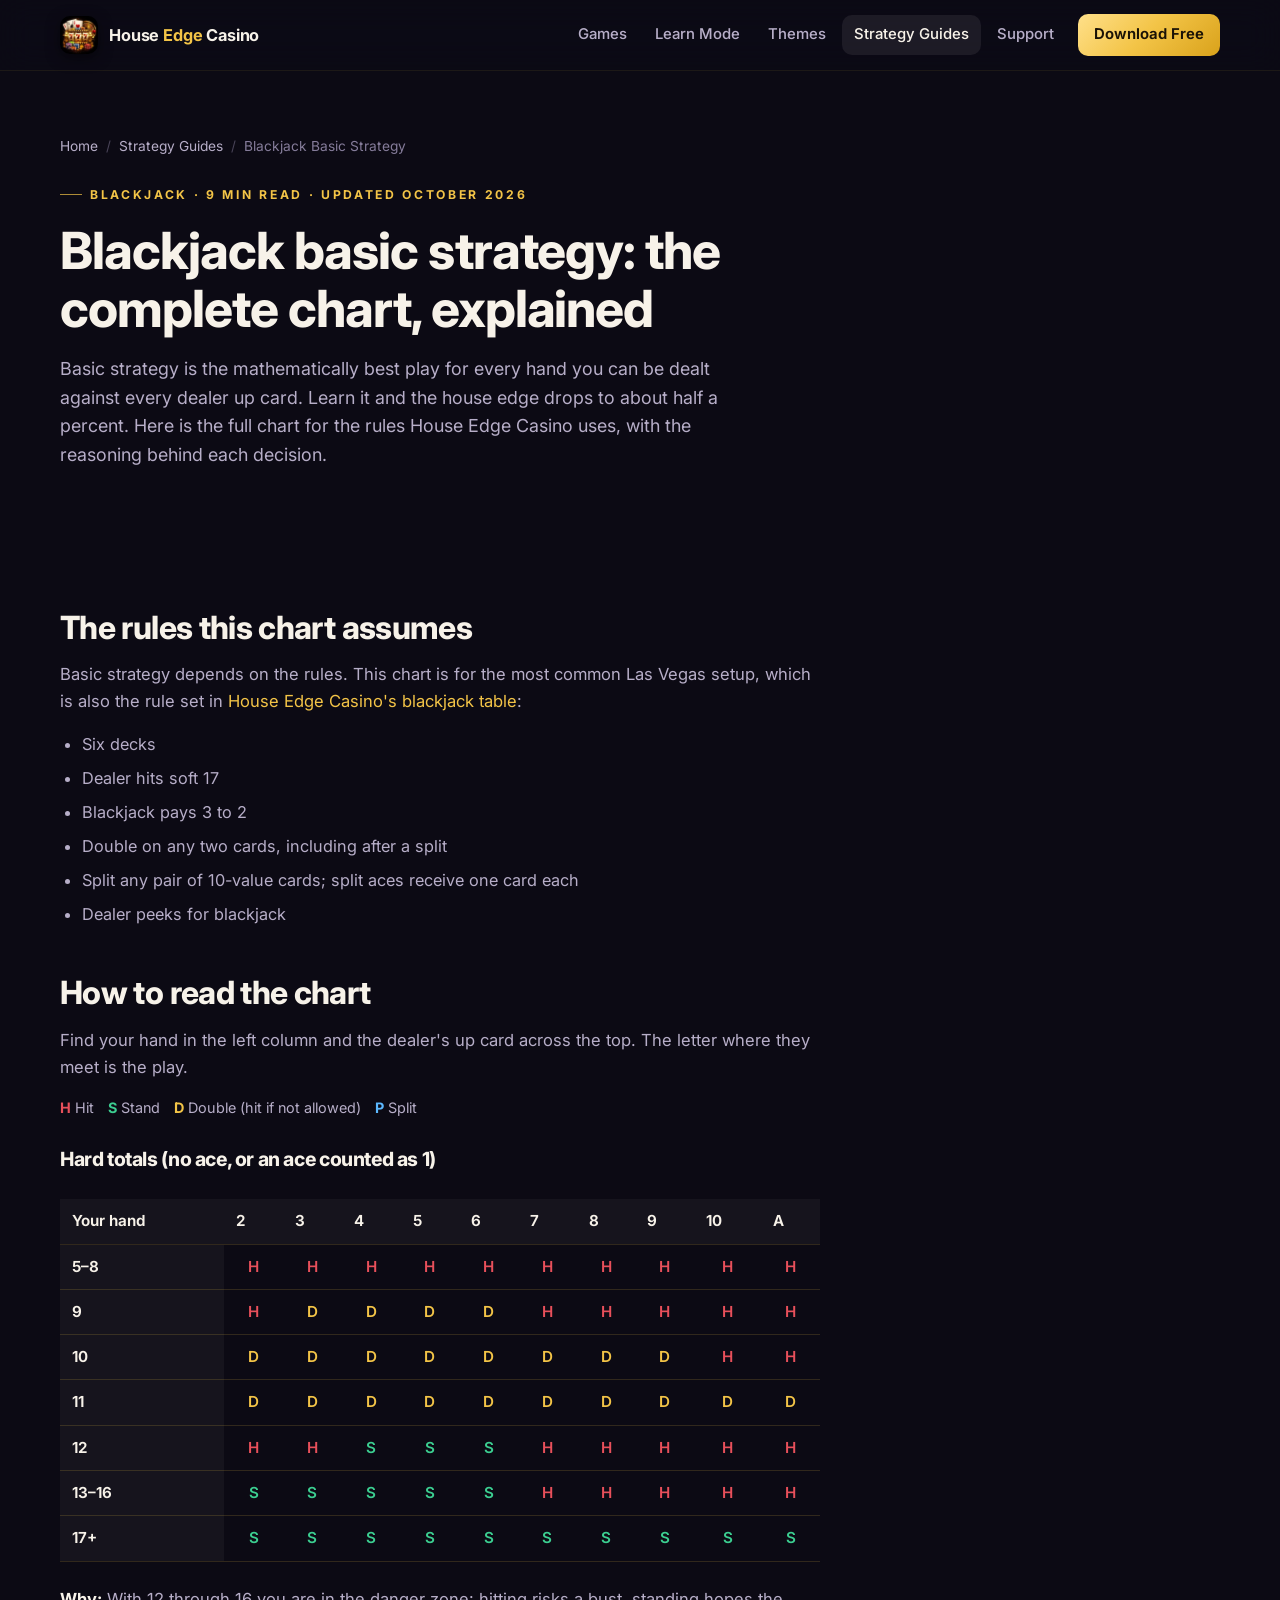
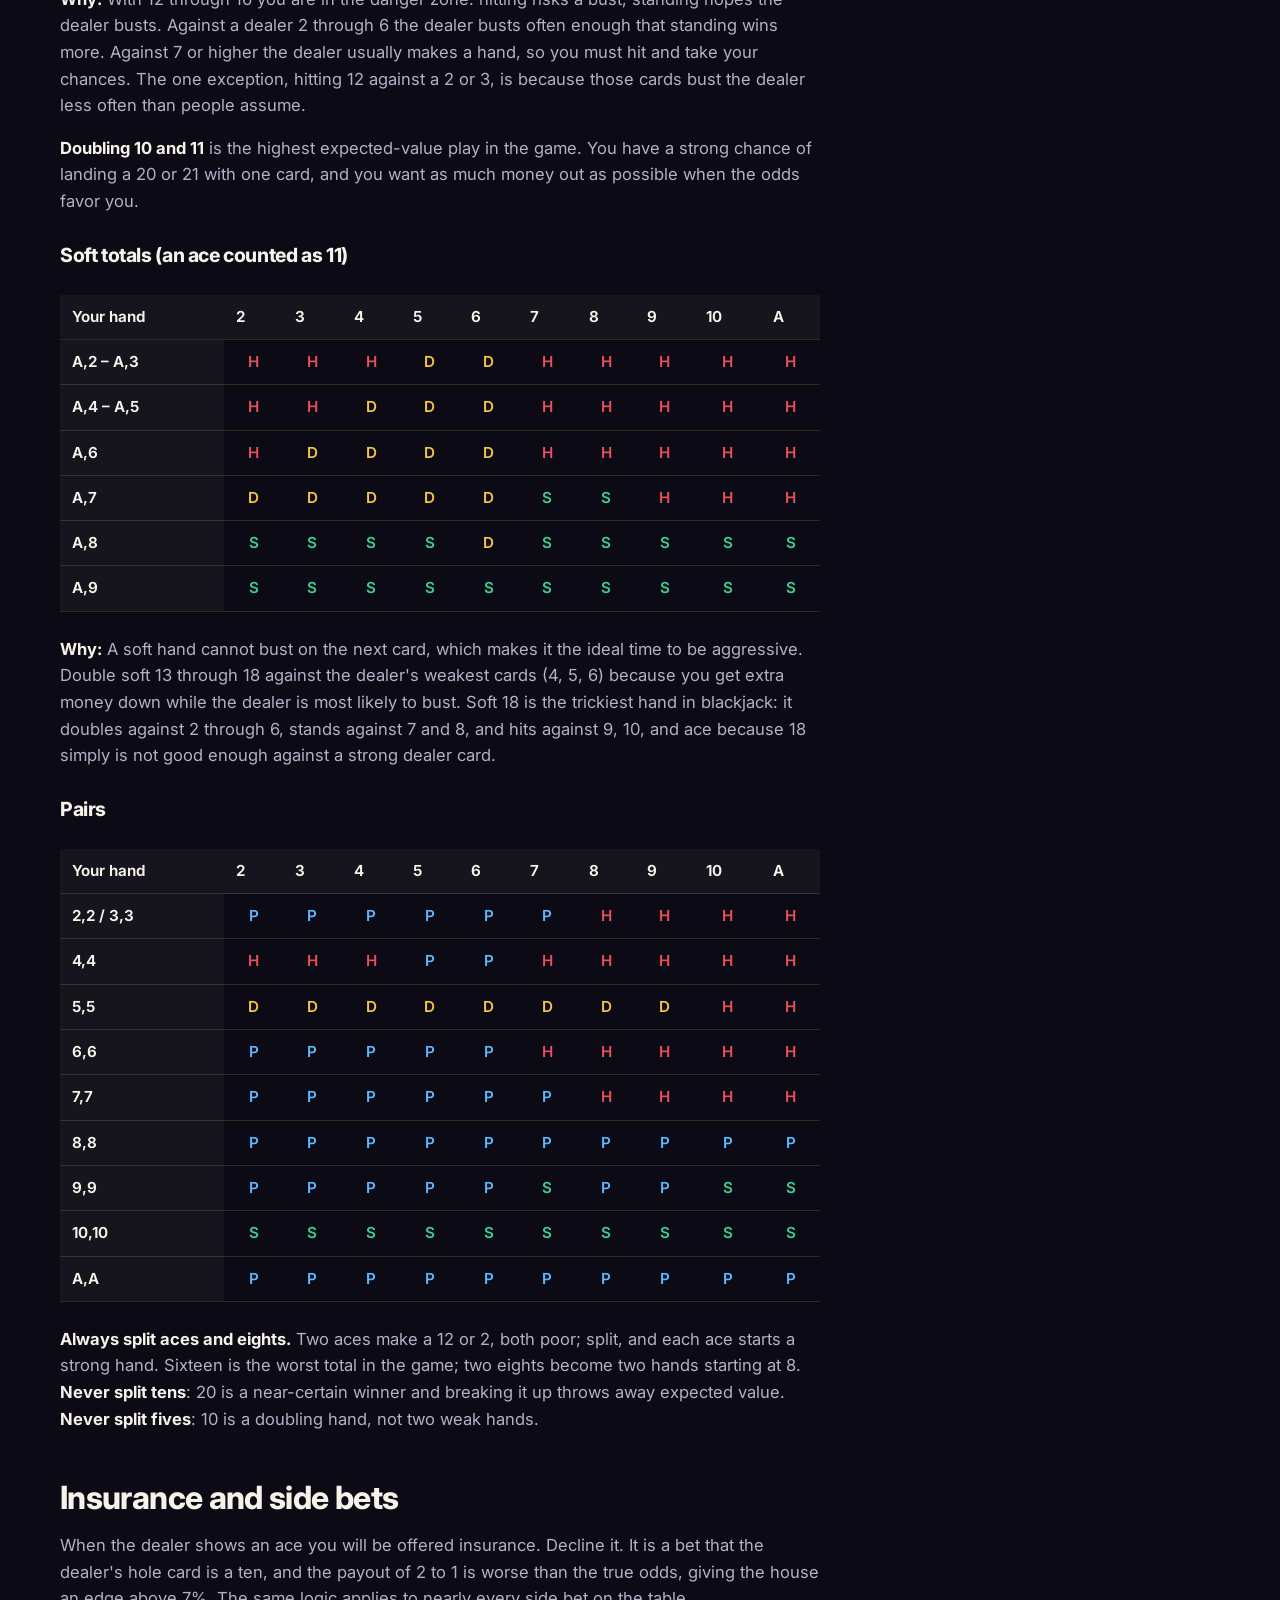
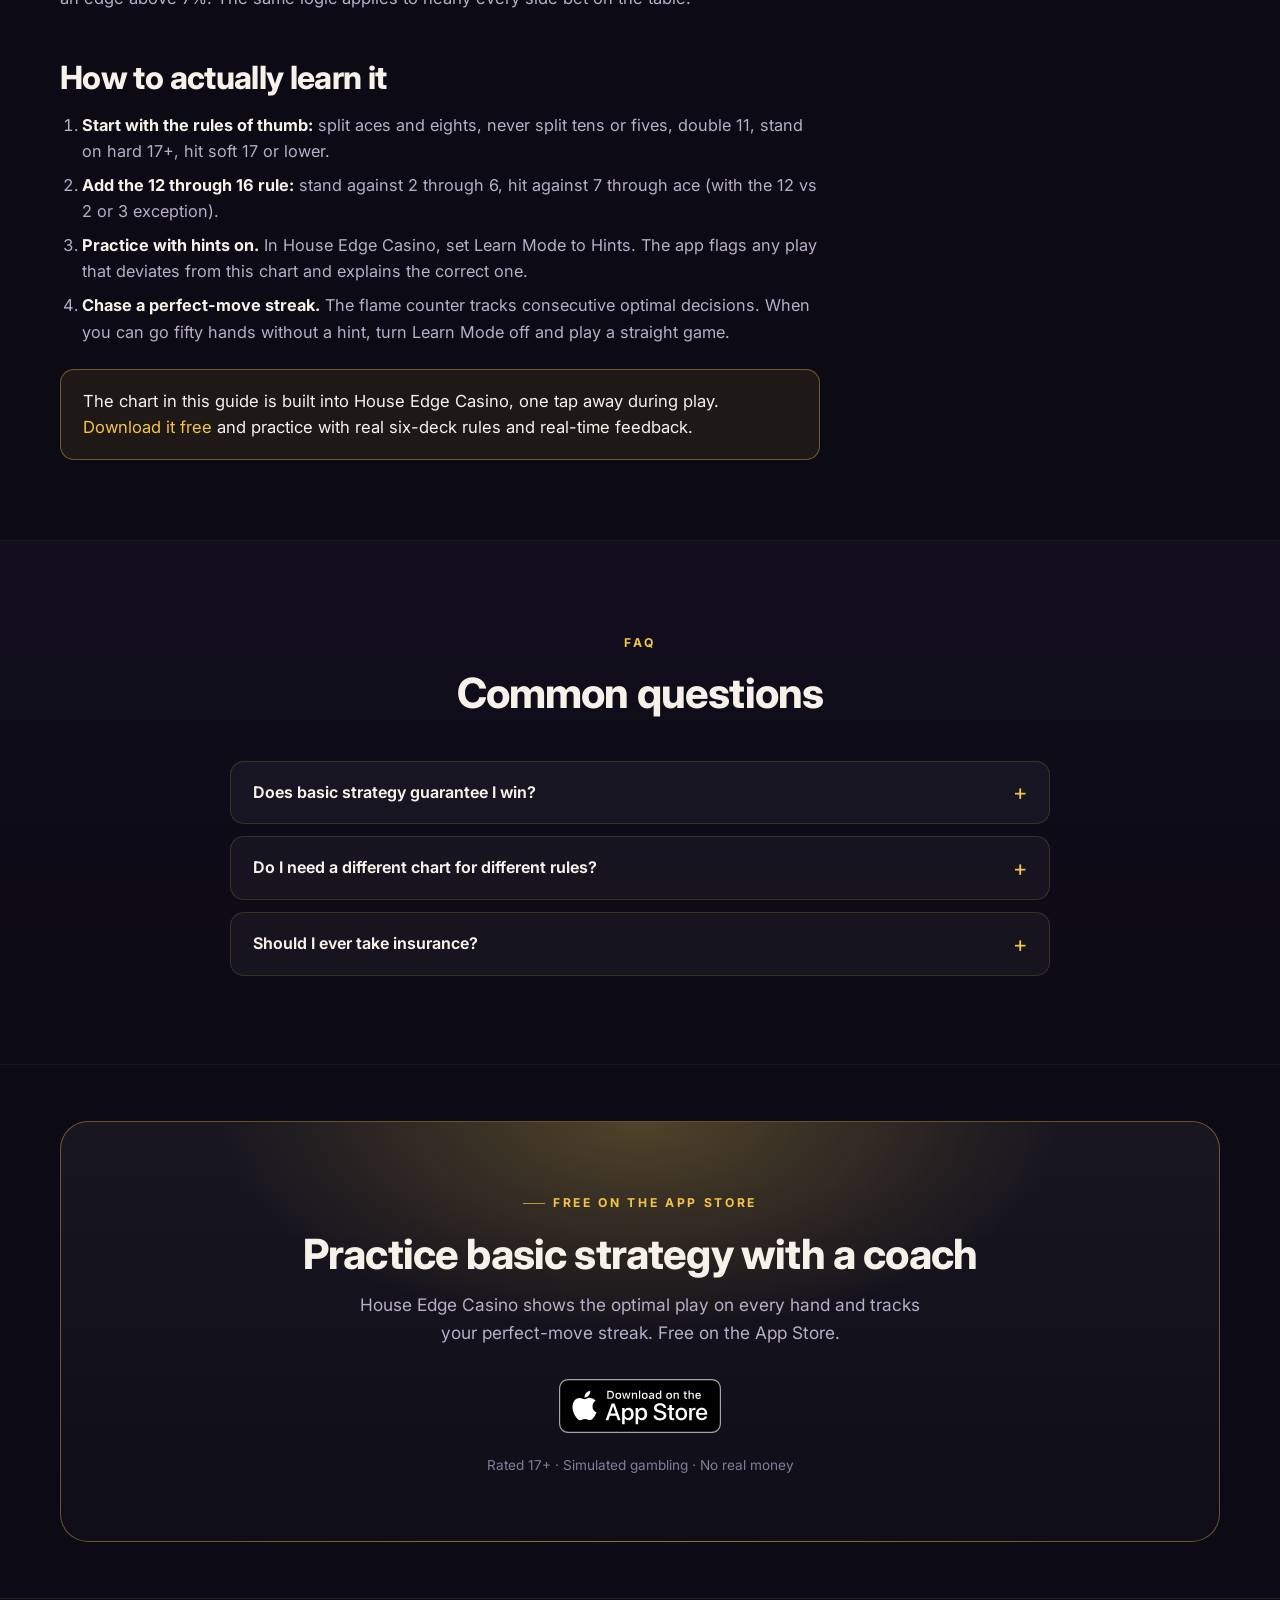
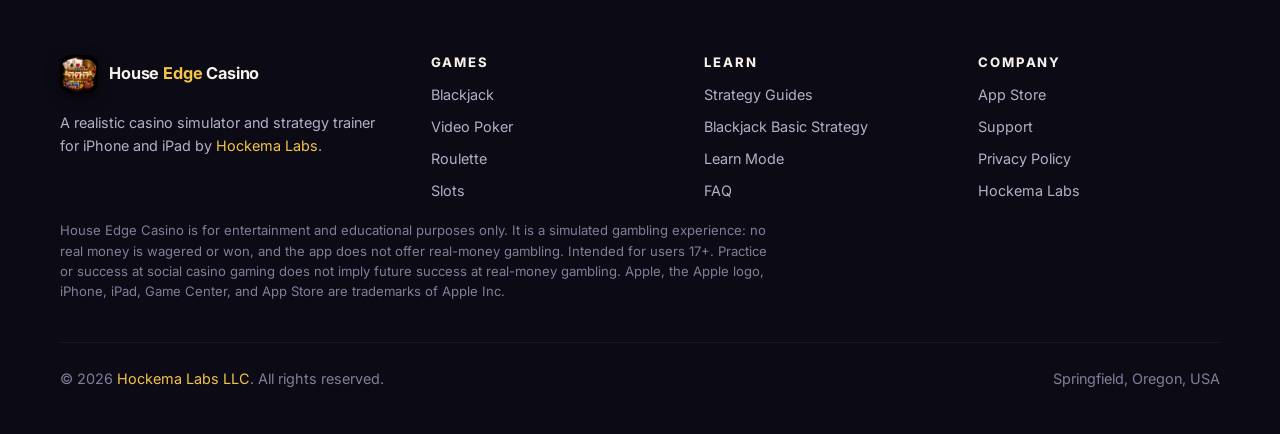
<file: guides/blackjack-basic-strategy.html>
<!DOCTYPE html>
<html lang="en">
<head>
  <meta charset="UTF-8" />
  <meta name="viewport" content="width=device-width, initial-scale=1.0" />
  <title>Blackjack Basic Strategy Chart, Explained (6 Decks, Dealer Hits Soft 17) | House Edge Casino</title>
  <meta name="description" content="The complete blackjack basic strategy chart for six-deck games where the dealer hits soft 17, with plain-English reasons for every hit, stand, double, and split. Practice it free in House Edge Casino." />
  <meta name="theme-color" content="#0c0a14" />
  <meta name="robots" content="index, follow, max-image-preview:large" />
  <link rel="canonical" href="https://houseedgecasino.com/guides/blackjack-basic-strategy.html" />
  <link rel="icon" href="/favicon.ico" sizes="any" />
  <link rel="icon" type="image/png" sizes="192x192" href="/assets/img/icon-192.png" />
  <link rel="apple-touch-icon" href="/assets/img/apple-touch-icon.png" />
  <link rel="manifest" href="/site.webmanifest" />
  <meta name="apple-itunes-app" content="app-id=6758695813" />
  <meta property="og:type" content="article" />
  <meta property="og:site_name" content="House Edge Casino" />
  <meta property="og:title" content="Blackjack Basic Strategy Chart, Explained (6 Decks, Dealer Hits Soft 17) | House Edge Casino" />
  <meta property="og:description" content="The complete blackjack basic strategy chart for six-deck games where the dealer hits soft 17, with plain-English reasons for every hit, stand, double, and split. Practice it free in House Edge Casino." />
  <meta property="og:url" content="https://houseedgecasino.com/guides/blackjack-basic-strategy.html" />
  <meta property="og:image" content="https://houseedgecasino.com/assets/img/og-image.jpg" />
  <meta property="og:image:width" content="1200" />
  <meta property="og:image:height" content="630" />
  <meta name="twitter:card" content="summary_large_image" />
  <link rel="preconnect" href="https://fonts.googleapis.com" />
  <link rel="preconnect" href="https://fonts.gstatic.com" crossorigin />
  <link rel="stylesheet" href="https://fonts.googleapis.com/css2?family=Inter:wght@400;500;600;700;800&display=swap" />
  <link rel="stylesheet" href="/assets/css/site.css" />
  <script type="application/ld+json">
  {
    "@context": "https://schema.org",
    "@graph": [
      {
        "@type": "Article",
        "headline": "Blackjack Basic Strategy: The Complete Chart, Explained",
        "description": "The complete blackjack basic strategy chart for six-deck games where the dealer hits soft 17, with reasons for every play.",
        "datePublished": "2026-10-11",
        "dateModified": "2026-10-11",
        "author": {
          "@type": "Organization",
          "name": "Hockema Labs LLC",
          "url": "https://hockemalabs.com/"
        },
        "publisher": {
          "@id": "https://houseedgecasino.com/#org"
        },
        "image": "https://houseedgecasino.com/assets/img/og-image.jpg",
        "mainEntityOfPage": "https://houseedgecasino.com/guides/blackjack-basic-strategy.html"
      },
      {
        "@type": "BreadcrumbList",
        "itemListElement": [
          {
            "@type": "ListItem",
            "position": 1,
            "name": "Home",
            "item": "https://houseedgecasino.com/"
          },
          {
            "@type": "ListItem",
            "position": 2,
            "name": "Strategy Guides",
            "item": "https://houseedgecasino.com/guides/"
          },
          {
            "@type": "ListItem",
            "position": 3,
            "name": "Blackjack Basic Strategy"
          }
        ]
      },
      {
        "@type": "FAQPage",
        "mainEntity": [
          {
            "@type": "Question",
            "name": "Does basic strategy guarantee I win?",
            "acceptedAnswer": {
              "@type": "Answer",
              "text": "No. It minimizes the house edge to about 0.5% under these rules, which means you will still lose slowly over time. It is the best possible play; it does not turn the game in your favor."
            }
          },
          {
            "@type": "Question",
            "name": "Do I need a different chart for different rules?",
            "acceptedAnswer": {
              "@type": "Answer",
              "text": "Slightly. This chart is for six decks, dealer hits soft 17, double after split allowed. Single-deck games and dealer-stands-on-17 games change a handful of plays. House Edge Casino uses this rule set and shows this chart in the app."
            }
          },
          {
            "@type": "Question",
            "name": "Should I ever take insurance?",
            "acceptedAnswer": {
              "@type": "Answer",
              "text": "No. Insurance is a side bet on the dealer having a ten in the hole. In a six-deck game the house edge on it is over 7%. Decline it, even with a blackjack."
            }
          }
        ]
      }
    ]
  }
  </script>
</head>
<body>

  <nav class="nav" id="nav" aria-label="Primary">
    <div class="wrap nav-inner">
      <a class="brand" href="/" aria-label="House Edge Casino home">
        <img src="/assets/img/app-icon-160.webp" width="38" height="38" alt="" />
        <span>House <span class="edge">Edge</span> Casino</span>
      </a>
      <button class="nav-toggle" id="navToggle" aria-expanded="false" aria-controls="navLinks" aria-label="Toggle navigation">
        <svg viewBox="0 0 24 24" fill="none" stroke="currentColor" stroke-width="2" stroke-linecap="round"><path d="M4 7h16M4 12h16M4 17h16"/></svg>
      </button>
      <ul class="nav-links" id="navLinks">
        <li><a href="/#games">Games</a></li>
        <li><a href="/#learn">Learn Mode</a></li>
        <li><a href="/#themes">Themes</a></li>
        <li><a href="/guides/" aria-current="page">Strategy Guides</a></li>
        <li><a href="/support.html">Support</a></li>
        <li><a class="nav-cta" href="https://apps.apple.com/us/app/house-edge-casino/id6758695813" rel="noopener">Download Free</a></li>
      </ul>
    </div>
  </nav>

  <main>
    <header class="page-head wrap">
      <ol class="crumbs"><li><a href="/">Home</a></li><li><a href="/guides/">Strategy Guides</a></li><li>Blackjack Basic Strategy</li></ol>
      <span class="eyebrow">Blackjack · 9 min read · Updated October 2026</span>
      <h1>Blackjack basic strategy: the complete chart, explained</h1>
      <p class="lede">Basic strategy is the mathematically best play for every hand you can be dealt against every dealer up card. Learn it and the house edge drops to about half a percent. Here is the full chart for the rules House Edge Casino uses, with the reasoning behind each decision.</p>
    </header>

    <section class="tight">
      <div class="wrap">
        <article class="prose">
          <h2>The rules this chart assumes</h2>
          <p>Basic strategy depends on the rules. This chart is for the most common Las Vegas setup, which is also the rule set in <a href="/blackjack.html">House Edge Casino's blackjack table</a>:</p>
          <ul>
            <li>Six decks</li>
            <li>Dealer hits soft 17</li>
            <li>Blackjack pays 3 to 2</li>
            <li>Double on any two cards, including after a split</li>
            <li>Split any pair of 10-value cards; split aces receive one card each</li>
            <li>Dealer peeks for blackjack</li>
          </ul>

          <h2>How to read the chart</h2>
          <p>Find your hand in the left column and the dealer's up card across the top. The letter where they meet is the play.</p>
          <div class="legend"><span><b class="H" style="color:var(--red)">H</b> Hit</span><span><b style="color:var(--green)">S</b> Stand</span><span><b style="color:var(--gold)">D</b> Double (hit if not allowed)</span><span><b style="color:var(--blue)">P</b> Split</span></div>

          <h3>Hard totals (no ace, or an ace counted as 1)</h3>
          <div class="strategy-chart"><table><caption class="sr-only">Basic strategy for hard totals</caption><thead><tr><th>Your hand</th><th>2</th><th>3</th><th>4</th><th>5</th><th>6</th><th>7</th><th>8</th><th>9</th><th>10</th><th>A</th></tr></thead><tbody><tr><th>5–8</th><td class="H">H</td><td class="H">H</td><td class="H">H</td><td class="H">H</td><td class="H">H</td><td class="H">H</td><td class="H">H</td><td class="H">H</td><td class="H">H</td><td class="H">H</td></tr><tr><th>9</th><td class="H">H</td><td class="D">D</td><td class="D">D</td><td class="D">D</td><td class="D">D</td><td class="H">H</td><td class="H">H</td><td class="H">H</td><td class="H">H</td><td class="H">H</td></tr><tr><th>10</th><td class="D">D</td><td class="D">D</td><td class="D">D</td><td class="D">D</td><td class="D">D</td><td class="D">D</td><td class="D">D</td><td class="D">D</td><td class="H">H</td><td class="H">H</td></tr><tr><th>11</th><td class="D">D</td><td class="D">D</td><td class="D">D</td><td class="D">D</td><td class="D">D</td><td class="D">D</td><td class="D">D</td><td class="D">D</td><td class="D">D</td><td class="D">D</td></tr><tr><th>12</th><td class="H">H</td><td class="H">H</td><td class="S">S</td><td class="S">S</td><td class="S">S</td><td class="H">H</td><td class="H">H</td><td class="H">H</td><td class="H">H</td><td class="H">H</td></tr><tr><th>13–16</th><td class="S">S</td><td class="S">S</td><td class="S">S</td><td class="S">S</td><td class="S">S</td><td class="H">H</td><td class="H">H</td><td class="H">H</td><td class="H">H</td><td class="H">H</td></tr><tr><th>17+</th><td class="S">S</td><td class="S">S</td><td class="S">S</td><td class="S">S</td><td class="S">S</td><td class="S">S</td><td class="S">S</td><td class="S">S</td><td class="S">S</td><td class="S">S</td></tr></tbody></table></div>
          <p><strong>Why:</strong> With 12 through 16 you are in the danger zone: hitting risks a bust, standing hopes the dealer busts. Against a dealer 2 through 6 the dealer busts often enough that standing wins more. Against 7 or higher the dealer usually makes a hand, so you must hit and take your chances. The one exception, hitting 12 against a 2 or 3, is because those cards bust the dealer less often than people assume.</p>
          <p><strong>Doubling 10 and 11</strong> is the highest expected-value play in the game. You have a strong chance of landing a 20 or 21 with one card, and you want as much money out as possible when the odds favor you.</p>

          <h3>Soft totals (an ace counted as 11)</h3>
          <div class="strategy-chart"><table><caption class="sr-only">Basic strategy for soft totals</caption><thead><tr><th>Your hand</th><th>2</th><th>3</th><th>4</th><th>5</th><th>6</th><th>7</th><th>8</th><th>9</th><th>10</th><th>A</th></tr></thead><tbody><tr><th>A,2 – A,3</th><td class="H">H</td><td class="H">H</td><td class="H">H</td><td class="D">D</td><td class="D">D</td><td class="H">H</td><td class="H">H</td><td class="H">H</td><td class="H">H</td><td class="H">H</td></tr><tr><th>A,4 – A,5</th><td class="H">H</td><td class="H">H</td><td class="D">D</td><td class="D">D</td><td class="D">D</td><td class="H">H</td><td class="H">H</td><td class="H">H</td><td class="H">H</td><td class="H">H</td></tr><tr><th>A,6</th><td class="H">H</td><td class="D">D</td><td class="D">D</td><td class="D">D</td><td class="D">D</td><td class="H">H</td><td class="H">H</td><td class="H">H</td><td class="H">H</td><td class="H">H</td></tr><tr><th>A,7</th><td class="D">D</td><td class="D">D</td><td class="D">D</td><td class="D">D</td><td class="D">D</td><td class="S">S</td><td class="S">S</td><td class="H">H</td><td class="H">H</td><td class="H">H</td></tr><tr><th>A,8</th><td class="S">S</td><td class="S">S</td><td class="S">S</td><td class="S">S</td><td class="D">D</td><td class="S">S</td><td class="S">S</td><td class="S">S</td><td class="S">S</td><td class="S">S</td></tr><tr><th>A,9</th><td class="S">S</td><td class="S">S</td><td class="S">S</td><td class="S">S</td><td class="S">S</td><td class="S">S</td><td class="S">S</td><td class="S">S</td><td class="S">S</td><td class="S">S</td></tr></tbody></table></div>
          <p><strong>Why:</strong> A soft hand cannot bust on the next card, which makes it the ideal time to be aggressive. Double soft 13 through 18 against the dealer's weakest cards (4, 5, 6) because you get extra money down while the dealer is most likely to bust. Soft 18 is the trickiest hand in blackjack: it doubles against 2 through 6, stands against 7 and 8, and hits against 9, 10, and ace because 18 simply is not good enough against a strong dealer card.</p>

          <h3>Pairs</h3>
          <div class="strategy-chart"><table><caption class="sr-only">Basic strategy for pairs</caption><thead><tr><th>Your hand</th><th>2</th><th>3</th><th>4</th><th>5</th><th>6</th><th>7</th><th>8</th><th>9</th><th>10</th><th>A</th></tr></thead><tbody><tr><th>2,2 / 3,3</th><td class="P">P</td><td class="P">P</td><td class="P">P</td><td class="P">P</td><td class="P">P</td><td class="P">P</td><td class="H">H</td><td class="H">H</td><td class="H">H</td><td class="H">H</td></tr><tr><th>4,4</th><td class="H">H</td><td class="H">H</td><td class="H">H</td><td class="P">P</td><td class="P">P</td><td class="H">H</td><td class="H">H</td><td class="H">H</td><td class="H">H</td><td class="H">H</td></tr><tr><th>5,5</th><td class="D">D</td><td class="D">D</td><td class="D">D</td><td class="D">D</td><td class="D">D</td><td class="D">D</td><td class="D">D</td><td class="D">D</td><td class="H">H</td><td class="H">H</td></tr><tr><th>6,6</th><td class="P">P</td><td class="P">P</td><td class="P">P</td><td class="P">P</td><td class="P">P</td><td class="H">H</td><td class="H">H</td><td class="H">H</td><td class="H">H</td><td class="H">H</td></tr><tr><th>7,7</th><td class="P">P</td><td class="P">P</td><td class="P">P</td><td class="P">P</td><td class="P">P</td><td class="P">P</td><td class="H">H</td><td class="H">H</td><td class="H">H</td><td class="H">H</td></tr><tr><th>8,8</th><td class="P">P</td><td class="P">P</td><td class="P">P</td><td class="P">P</td><td class="P">P</td><td class="P">P</td><td class="P">P</td><td class="P">P</td><td class="P">P</td><td class="P">P</td></tr><tr><th>9,9</th><td class="P">P</td><td class="P">P</td><td class="P">P</td><td class="P">P</td><td class="P">P</td><td class="S">S</td><td class="P">P</td><td class="P">P</td><td class="S">S</td><td class="S">S</td></tr><tr><th>10,10</th><td class="S">S</td><td class="S">S</td><td class="S">S</td><td class="S">S</td><td class="S">S</td><td class="S">S</td><td class="S">S</td><td class="S">S</td><td class="S">S</td><td class="S">S</td></tr><tr><th>A,A</th><td class="P">P</td><td class="P">P</td><td class="P">P</td><td class="P">P</td><td class="P">P</td><td class="P">P</td><td class="P">P</td><td class="P">P</td><td class="P">P</td><td class="P">P</td></tr></tbody></table></div>
          <p><strong>Always split aces and eights.</strong> Two aces make a 12 or 2, both poor; split, and each ace starts a strong hand. Sixteen is the worst total in the game; two eights become two hands starting at 8. <strong>Never split tens</strong>: 20 is a near-certain winner and breaking it up throws away expected value. <strong>Never split fives</strong>: 10 is a doubling hand, not two weak hands.</p>

          <h2>Insurance and side bets</h2>
          <p>When the dealer shows an ace you will be offered insurance. Decline it. It is a bet that the dealer's hole card is a ten, and the payout of 2 to 1 is worse than the true odds, giving the house an edge above 7%. The same logic applies to nearly every side bet on the table.</p>

          <h2>How to actually learn it</h2>
          <ol>
            <li><strong>Start with the rules of thumb:</strong> split aces and eights, never split tens or fives, double 11, stand on hard 17+, hit soft 17 or lower.</li>
            <li><strong>Add the 12 through 16 rule:</strong> stand against 2 through 6, hit against 7 through ace (with the 12 vs 2 or 3 exception).</li>
            <li><strong>Practice with hints on.</strong> In House Edge Casino, set Learn Mode to Hints. The app flags any play that deviates from this chart and explains the correct one.</li>
            <li><strong>Chase a perfect-move streak.</strong> The flame counter tracks consecutive optimal decisions. When you can go fifty hands without a hint, turn Learn Mode off and play a straight game.</li>
          </ol>
          <div class="callout"><p>The chart in this guide is built into House Edge Casino, one tap away during play. <a href="https://apps.apple.com/us/app/house-edge-casino/id6758695813" rel="noopener">Download it free</a> and practice with real six-deck rules and real-time feedback.</p></div>
        </article>
      </div>
    </section>

    <section class="alt">
      <div class="wrap">
        <div class="section-head center reveal"><span class="eyebrow">FAQ</span><h2>Common questions</h2></div>
        <div class="faq reveal">
          <details><summary>Does basic strategy guarantee I win?</summary><div class="a"><p>No. It minimizes the house edge to about 0.5% under these rules, which means you will still lose slowly over time. It is the best possible play; it does not turn the game in your favor.</p></div></details>
          <details><summary>Do I need a different chart for different rules?</summary><div class="a"><p>Slightly. This chart is for six decks, dealer hits soft 17, double after split allowed. Single-deck games and dealer-stands-on-17 games change a handful of plays. House Edge Casino uses this rule set and shows this chart in the app.</p></div></details>
          <details><summary>Should I ever take insurance?</summary><div class="a"><p>No. Insurance is a side bet on the dealer having a ten in the hole. In a six-deck game the house edge on it is over 7%. Decline it, even with a blackjack.</p></div></details>
        </div>
      </div>
    </section>
    
    <section class="tight">
      <div class="wrap">
        <div class="cta-banner reveal">
          <span class="eyebrow">Free on the App Store</span>
          <h2>Practice basic strategy with a coach</h2>
          <p>House Edge Casino shows the optimal play on every hand and tracks your perfect-move streak. Free on the App Store.</p>
          <div class="cta-row">
            <a class="btn btn-store" href="https://apps.apple.com/us/app/house-edge-casino/id6758695813" rel="noopener" aria-label="Download House Edge Casino on the App Store">
              <img src="/assets/img/app-store-badge.svg" width="180" height="54" alt="Download on the App Store" loading="lazy" />
            </a>
          </div>
          <p class="fine">Rated 17+ · Simulated gambling · No real money</p>
        </div>
      </div>
    </section>

  </main>

  <footer>
    <div class="wrap">
      <div class="foot-grid">
        <div class="foot-brand">
          <a class="brand" href="/"><img src="/assets/img/app-icon-160.webp" width="38" height="38" alt="" /><span>House <span class="edge">Edge</span> Casino</span></a>
          <p>A realistic casino simulator and strategy trainer for iPhone and iPad by <a href="https://hockemalabs.com">Hockema Labs</a>.</p>
        </div>
        <div class="foot-col">
          <h4>Games</h4>
          <ul>
            <li><a href="/blackjack.html">Blackjack</a></li>
            <li><a href="/video-poker.html">Video Poker</a></li>
            <li><a href="/roulette.html">Roulette</a></li>
            <li><a href="/slots.html">Slots</a></li>
          </ul>
        </div>
        <div class="foot-col">
          <h4>Learn</h4>
          <ul>
            <li><a href="/guides/">Strategy Guides</a></li>
            <li><a href="/guides/blackjack-basic-strategy.html">Blackjack Basic Strategy</a></li>
            <li><a href="/#learn">Learn Mode</a></li>
            <li><a href="/#faq">FAQ</a></li>
          </ul>
        </div>
        <div class="foot-col">
          <h4>Company</h4>
          <ul>
            <li><a href="https://apps.apple.com/us/app/house-edge-casino/id6758695813" rel="noopener">App Store</a></li>
            <li><a href="/support.html">Support</a></li>
            <li><a href="/privacypolicy.html">Privacy Policy</a></li>
            <li><a href="https://hockemalabs.com">Hockema Labs</a></li>
          </ul>
        </div>
      </div>
      <p class="disclaimer">House Edge Casino is for entertainment and educational purposes only. It is a simulated gambling experience: no real money is wagered or won, and the app does not offer real-money gambling. Intended for users 17+. Practice or success at social casino gaming does not imply future success at real-money gambling. Apple, the Apple logo, iPhone, iPad, Game Center, and App Store are trademarks of Apple Inc.</p>
      <div class="foot-bottom">
        <span>© <span data-year>2026</span> <a href="https://hockemalabs.com">Hockema Labs LLC</a>. All rights reserved.</span>
        <span>Springfield, Oregon, USA</span>
      </div>
    </div>
  </footer>

  <script src="/assets/js/site.js" defer></script>
</body>
</html>
</file>
<file: assets/css/site.css>
/* House Edge Casino — site stylesheet */
:root {
  --bg: #0c0a14;
  --bg-2: #120e1e;
  --bg-3: #1a1429;
  --surface: rgba(255, 255, 255, 0.04);
  --surface-2: rgba(255, 255, 255, 0.07);
  --border: rgba(243, 196, 71, 0.16);
  --border-strong: rgba(243, 196, 71, 0.38);
  --text: #f7f2e9;
  --muted: #b7aec8;
  --faint: #857c9a;
  --gold: #f3c447;
  --gold-2: #ffd978;
  --gold-deep: #c9961a;
  --red: #e8505b;
  --green: #3ccf91;
  --blue: #5cb8ff;
  --grad-gold: linear-gradient(135deg, #ffe08a 0%, #f3c447 48%, #d9a21b 100%);
  --glow: 0 0 0 1px rgba(243, 196, 71, 0.22), 0 24px 70px -24px rgba(243, 196, 71, 0.45);
  --radius: 20px;
  --radius-sm: 12px;
  --max: 1160px;
  --font: "Inter", -apple-system, BlinkMacSystemFont, "Segoe UI", Roboto, "Helvetica Neue", Arial, sans-serif;
}

*, *::before, *::after { box-sizing: border-box; }
html { scroll-behavior: smooth; -webkit-text-size-adjust: 100%; }
body {
  margin: 0;
  font-family: var(--font);
  color: var(--text);
  background: var(--bg);
  line-height: 1.6;
  -webkit-font-smoothing: antialiased;
  overflow-x: hidden;
}
a { color: var(--gold); text-decoration: none; }
a:hover { color: var(--gold-2); }
img { max-width: 100%; height: auto; display: block; }
h1, h2, h3, h4 { margin: 0; line-height: 1.12; letter-spacing: -0.02em; font-weight: 750; }
p { margin: 0; }
.wrap { width: min(calc(100% - 40px), var(--max)); margin: 0 auto; }
.sr-only { position: absolute; width: 1px; height: 1px; padding: 0; margin: -1px; overflow: hidden; clip: rect(0,0,0,0); border: 0; }
:focus-visible { outline: 2px solid var(--gold); outline-offset: 3px; border-radius: 6px; }

/* ---------- Buttons ---------- */
.btn {
  display: inline-flex; align-items: center; justify-content: center; gap: 9px;
  padding: 13px 22px; border-radius: 12px; font-weight: 650; font-size: 0.98rem;
  border: 1px solid transparent; cursor: pointer; white-space: nowrap;
  transition: transform .2s ease, box-shadow .2s ease, background-color .2s ease, border-color .2s ease, color .2s ease;
}
.btn:hover { transform: translateY(-2px); }
.btn-primary { color: #1a1206; background: var(--grad-gold); box-shadow: 0 12px 30px -12px rgba(243, 196, 71, 0.75); }
.btn-primary:hover { color: #1a1206; box-shadow: 0 18px 40px -12px rgba(255, 217, 120, 0.85); }
.btn-ghost { color: var(--text); border-color: var(--border-strong); background: var(--surface); }
.btn-ghost:hover { color: var(--text); border-color: var(--gold); background: var(--surface-2); }
.btn svg { width: 18px; height: 18px; flex: none; }
.btn-store { padding: 0; border: 0; background: none; box-shadow: none; }
.btn-store img { height: 54px; width: auto; }
.btn-store:hover { transform: translateY(-2px) scale(1.02); }

/* ---------- Navigation ---------- */
.nav {
  position: sticky; top: 0; z-index: 100;
  background: rgba(12, 10, 20, 0.6);
  backdrop-filter: blur(16px) saturate(140%); -webkit-backdrop-filter: blur(16px) saturate(140%);
  border-bottom: 1px solid rgba(243, 196, 71, 0.08);
  transition: background-color .3s ease;
}
.nav.scrolled { background: rgba(12, 10, 20, 0.86); }
.nav-inner { display: flex; align-items: center; justify-content: space-between; gap: 16px; height: 70px; }
.brand { display: inline-flex; align-items: center; gap: 11px; color: var(--text); font-weight: 700; letter-spacing: -0.01em; font-size: 1.02rem; }
.brand:hover { color: var(--text); }
.brand img { width: 38px; height: 38px; border-radius: 10px; box-shadow: 0 4px 14px rgba(0,0,0,.5); }
.brand .edge { color: var(--gold); }
.nav-links { display: flex; align-items: center; gap: 4px; margin: 0; padding: 0; list-style: none; }
.nav-links a { display: inline-block; padding: 8px 12px; border-radius: 10px; color: var(--muted); font-size: 0.93rem; font-weight: 520; transition: color .2s ease, background-color .2s ease; }
.nav-links a:hover, .nav-links a[aria-current="page"] { color: var(--text); background: var(--surface-2); }
.nav-links .nav-cta { margin-left: 8px; padding: 9px 16px; color: #1a1206; background: var(--grad-gold); font-weight: 650; }
.nav-links .nav-cta:hover { color: #1a1206; filter: brightness(1.06); }
.nav-toggle { display: none; width: 44px; height: 44px; border: 1px solid var(--border); border-radius: 10px; background: var(--surface); color: var(--text); cursor: pointer; align-items: center; justify-content: center; }
.nav-toggle svg { width: 22px; height: 22px; }

/* ---------- Hero ---------- */
.hero { position: relative; padding: 72px 0 56px; overflow: hidden; isolation: isolate; }
.hero::before {
  content: ""; position: absolute; inset: 0; z-index: -2;
  background:
    radial-gradient(900px 520px at 18% 10%, rgba(243, 196, 71, 0.16), transparent 65%),
    radial-gradient(700px 480px at 85% 70%, rgba(124, 58, 237, 0.22), transparent 65%),
    radial-gradient(500px 400px at 60% 0%, rgba(232, 80, 91, 0.10), transparent 70%);
}
.hero::after {
  content: ""; position: absolute; inset: 0; z-index: -1; opacity: .5;
  background-image: radial-gradient(rgba(255,255,255,0.07) 1px, transparent 1px);
  background-size: 28px 28px;
  -webkit-mask-image: radial-gradient(ellipse 70% 70% at 50% 30%, #000 0%, transparent 100%);
  mask-image: radial-gradient(ellipse 70% 70% at 50% 30%, #000 0%, transparent 100%);
}
.hero-grid { display: grid; grid-template-columns: 1.15fr 0.85fr; gap: 48px; align-items: center; }
.eyebrow { display: inline-flex; align-items: center; gap: 8px; margin: 0 0 18px; color: var(--gold); font-size: 0.76rem; font-weight: 700; letter-spacing: 0.22em; text-transform: uppercase; }
.eyebrow::before { content: ""; width: 22px; height: 1px; background: var(--gold); opacity: .7; }
.hero-logo { width: min(440px, 100%); margin: 0 0 22px; filter: drop-shadow(0 18px 40px rgba(0,0,0,.6)); }
.hero h1 { font-size: clamp(2.2rem, 4.8vw, 3.7rem); max-width: 14ch; }
.hero h1 span { background: var(--grad-gold); -webkit-background-clip: text; background-clip: text; color: transparent; }
.hero .lede { margin: 22px 0 0; max-width: 56ch; color: var(--muted); font-size: clamp(1.02rem, 1.5vw, 1.2rem); }
.cta-row { display: flex; align-items: center; flex-wrap: wrap; gap: 16px; margin-top: 32px; }
.chips { display: flex; flex-wrap: wrap; gap: 10px; margin: 34px 0 0; padding: 0; list-style: none; }
.chips li { display: inline-flex; align-items: center; gap: 7px; padding: 7px 13px; border-radius: 999px; border: 1px solid var(--border); background: var(--surface); color: var(--muted); font-size: 0.82rem; font-weight: 550; }
.chips li::before { content: ""; width: 6px; height: 6px; border-radius: 50%; background: var(--green); box-shadow: 0 0 8px var(--green); }

.hero-visual { position: relative; display: flex; justify-content: center; }
.phone { position: relative; width: min(320px, 78vw); padding: 11px; border-radius: 48px; background: linear-gradient(160deg, #2a2340, #130f1e); box-shadow: 0 40px 90px -30px rgba(0,0,0,.9), 0 0 0 1px rgba(255,255,255,.08), inset 0 0 0 1px rgba(0,0,0,.6); }
.phone::before { content: ""; position: absolute; top: 22px; left: 50%; transform: translateX(-50%); width: 92px; height: 26px; border-radius: 999px; background: #0a0810; z-index: 2; }
.phone img { width: 100%; aspect-ratio: 1320 / 2868; object-fit: cover; border-radius: 38px; background: #1a1429; }
.phone-float { position: absolute; width: 84px; filter: drop-shadow(0 18px 24px rgba(0,0,0,.6)); animation: float 6s ease-in-out infinite; }
.phone-float.a { top: 8%; left: -4%; }
.phone-float.b { bottom: 14%; right: -6%; width: 72px; animation-delay: -2.4s; }
.phone-float.c { top: 46%; right: -10%; width: 58px; animation-delay: -4s; }
@keyframes float { 0%, 100% { transform: translateY(0) rotate(-6deg); } 50% { transform: translateY(-14px) rotate(4deg); } }

/* ---------- Stats strip ---------- */
.stats { padding: 0 0 20px; }
.stats-grid { display: grid; grid-template-columns: repeat(4, minmax(0, 1fr)); gap: 14px; }
.stat { padding: 20px 22px; border-radius: 16px; border: 1px solid var(--border); background: linear-gradient(180deg, rgba(255,255,255,.05), rgba(255,255,255,.015)); }
.stat .n { display: block; font-size: 1.9rem; font-weight: 800; letter-spacing: -0.03em; background: var(--grad-gold); -webkit-background-clip: text; background-clip: text; color: transparent; }
.stat .l { color: var(--muted); font-size: 0.92rem; }

/* ---------- Sections ---------- */
section { padding: 88px 0; scroll-margin-top: 70px; }
section.tight { padding: 56px 0; }
.section-head { max-width: 680px; margin-bottom: 44px; }
.section-head.center { margin-left: auto; margin-right: auto; text-align: center; }
.section-head.center .eyebrow::before { display: none; }
.section-head h2 { font-size: clamp(1.8rem, 3.6vw, 2.6rem); }
.section-head p { margin-top: 14px; color: var(--muted); font-size: 1.08rem; }
.alt { background: linear-gradient(180deg, var(--bg-2), var(--bg)); border-top: 1px solid rgba(255,255,255,.04); border-bottom: 1px solid rgba(255,255,255,.04); }

.grid { display: grid; gap: 20px; }
.grid-2 { grid-template-columns: repeat(2, minmax(0, 1fr)); }
.grid-3 { grid-template-columns: repeat(3, minmax(0, 1fr)); }
.grid-4 { grid-template-columns: repeat(4, minmax(0, 1fr)); }

.card {
  position: relative; padding: 28px; border-radius: var(--radius); border: 1px solid var(--border);
  background: linear-gradient(180deg, rgba(255,255,255,.05), rgba(255,255,255,.015));
  transition: transform .25s ease, border-color .25s ease, box-shadow .25s ease;
}
.card:hover { transform: translateY(-4px); border-color: var(--border-strong); box-shadow: var(--glow); }
.card h3 { font-size: 1.25rem; margin-bottom: 10px; }
.card p { color: var(--muted); font-size: 0.98rem; }
.card ul { margin: 14px 0 0; padding: 0; list-style: none; display: grid; gap: 8px; color: var(--muted); font-size: 0.95rem; }
.card ul li { padding-left: 22px; position: relative; }
.card ul li::before { content: ""; position: absolute; left: 0; top: 9px; width: 11px; height: 11px; border-radius: 50%; background: radial-gradient(circle at 35% 35%, #ffe9a6, var(--gold-deep)); box-shadow: 0 0 0 2px rgba(243,196,71,.18); }
.card .more { display: inline-flex; align-items: center; gap: 6px; margin-top: 20px; font-weight: 650; }
.card .more svg { width: 16px; height: 16px; transition: transform .2s ease; }
.card .more:hover svg { transform: translateX(3px); }

.game-card { display: flex; flex-direction: column; }
.game-card .game-top { display: flex; align-items: center; gap: 16px; margin-bottom: 14px; }
.game-card .game-icon { width: 64px; height: 64px; flex: none; filter: drop-shadow(0 8px 14px rgba(0,0,0,.6)); }
.game-card .edge-tag { display: inline-block; margin-top: 4px; padding: 3px 9px; border-radius: 999px; font-size: 0.74rem; font-weight: 700; letter-spacing: .08em; text-transform: uppercase; color: var(--gold); background: rgba(243,196,71,.1); border: 1px solid rgba(243,196,71,.28); }
.game-card .more { margin-top: auto; padding-top: 20px; }

.icon-box { display: inline-flex; align-items: center; justify-content: center; width: 48px; height: 48px; margin-bottom: 18px; border-radius: 13px; color: var(--gold); background: linear-gradient(135deg, rgba(243,196,71,.18), rgba(201,150,26,.12)); border: 1px solid var(--border); }
.icon-box svg { width: 22px; height: 22px; }

/* ---------- Split (text + image) ---------- */
.split { display: grid; grid-template-columns: 1fr 1fr; gap: 56px; align-items: center; }
.split.reverse > .split-media { order: -1; }
.split h2 { font-size: clamp(1.7rem, 3.2vw, 2.4rem); }
.split .lede { margin-top: 16px; color: var(--muted); font-size: 1.08rem; }
.feature-list { margin: 26px 0 0; padding: 0; list-style: none; display: grid; gap: 16px; }
.feature-list li { display: flex; gap: 14px; }
.feature-list .fi { flex: none; display: inline-flex; align-items: center; justify-content: center; width: 38px; height: 38px; border-radius: 10px; color: var(--gold); background: rgba(243,196,71,.1); border: 1px solid var(--border); }
.feature-list .fi svg { width: 18px; height: 18px; }
.feature-list strong { display: block; color: var(--text); font-weight: 650; }
.feature-list span { color: var(--muted); font-size: 0.96rem; }
.split-media { display: flex; justify-content: center; }
.split-media .phone { width: min(300px, 78vw); }
.split-media .phone img { object-position: top; }

/* ---------- Screenshot scroller ---------- */
.scroller { display: flex; gap: 18px; overflow-x: auto; scroll-snap-type: x mandatory; padding: 12px 20px 28px; margin: 0 -20px; scrollbar-width: thin; scrollbar-color: rgba(243,196,71,.4) transparent; }
.scroller::-webkit-scrollbar { height: 8px; }
.scroller::-webkit-scrollbar-thumb { background: rgba(243,196,71,.35); border-radius: 99px; }
.shot { flex: 0 0 auto; width: 250px; scroll-snap-align: center; }
.shot img { width: 100%; aspect-ratio: 1320 / 2868; object-fit: cover; border-radius: 28px; border: 1px solid rgba(255,255,255,.1); box-shadow: 0 24px 50px -24px rgba(0,0,0,.9); background: #1a1429; }
.shot figcaption { margin-top: 12px; text-align: center; color: var(--muted); font-size: 0.88rem; }

/* ---------- Themes ---------- */
.themes-grid { display: grid; grid-template-columns: repeat(3, minmax(0, 1fr)); gap: 18px; }
.theme { position: relative; display: block; padding: 28px 22px; border-radius: var(--radius); border: 1px solid var(--border); overflow: hidden; background: var(--bg-3); transition: transform .25s ease, border-color .25s ease, box-shadow .25s ease; }
.theme:hover { transform: translateY(-4px); border-color: var(--border-strong); box-shadow: var(--glow); }
.theme img { width: 100%; max-height: 120px; object-fit: cover; margin: 0 auto; border-radius: 12px; box-shadow: 0 12px 28px -12px rgba(0,0,0,.8); }
.theme .t-name { display: block; margin-top: 16px; text-align: center; font-weight: 650; }
.theme .t-tag { display: block; text-align: center; color: var(--faint); font-size: 0.82rem; margin-top: 2px; }
.theme.free .t-tag { color: var(--green); }
.theme-egypt { background: radial-gradient(circle at 50% 0%, rgba(243,196,71,.22), transparent 60%), #16120d; }
.theme-vegas { background: radial-gradient(circle at 50% 0%, rgba(124,58,237,.28), transparent 60%), #1a1030; }
.theme-cyber { background: radial-gradient(circle at 50% 0%, rgba(92,184,255,.28), transparent 60%), #0a1022; }
.theme-ocean { background: radial-gradient(circle at 50% 0%, rgba(60,207,145,.22), transparent 60%), #06151c; }
.theme-west { background: radial-gradient(circle at 50% 0%, rgba(232,80,91,.22), transparent 60%), #1b0f0c; }

/* ---------- Pricing ---------- */
.pricing { display: grid; grid-template-columns: 1fr 1fr; gap: 22px; max-width: 880px; margin: 0 auto; }
.plan { padding: 32px; border-radius: var(--radius); border: 1px solid var(--border); background: linear-gradient(180deg, rgba(255,255,255,.05), rgba(255,255,255,.015)); }
.plan.featured { border-color: var(--border-strong); box-shadow: var(--glow); background: linear-gradient(180deg, rgba(243,196,71,.10), rgba(255,255,255,.02)); }
.plan .plan-name { color: var(--faint); font-size: 0.8rem; font-weight: 700; letter-spacing: .18em; text-transform: uppercase; }
.plan .price { display: flex; align-items: baseline; gap: 8px; margin: 10px 0 4px; font-size: 2.6rem; font-weight: 800; letter-spacing: -0.03em; }
.plan .price small { font-size: 0.95rem; font-weight: 500; color: var(--muted); letter-spacing: 0; }
.plan .sub { color: var(--muted); font-size: 0.95rem; }
.plan ul { margin: 22px 0 0; padding: 0; list-style: none; display: grid; gap: 10px; color: var(--muted); font-size: 0.96rem; }
.plan ul li { display: flex; gap: 10px; align-items: flex-start; }
.plan ul li svg { width: 18px; height: 18px; flex: none; color: var(--green); margin-top: 3px; }
.plan .btn { margin-top: 26px; width: 100%; }

/* ---------- FAQ ---------- */
.faq { max-width: 820px; margin: 0 auto; display: grid; gap: 12px; }
.faq details { border: 1px solid var(--border); border-radius: 14px; background: var(--surface); overflow: hidden; }
.faq summary { cursor: pointer; list-style: none; padding: 18px 22px; font-weight: 650; display: flex; justify-content: space-between; align-items: center; gap: 16px; }
.faq summary::-webkit-details-marker { display: none; }
.faq summary::after { content: "+"; color: var(--gold); font-size: 1.4rem; font-weight: 400; line-height: 1; transition: transform .2s ease; }
.faq details[open] summary::after { transform: rotate(45deg); }
.faq .a { padding: 0 22px 20px; color: var(--muted); }
.faq .a p + p { margin-top: 10px; }

/* ---------- CTA banner ---------- */
.cta-banner { position: relative; overflow: hidden; text-align: center; padding: 64px 28px; border-radius: 28px; border: 1px solid var(--border-strong);
  background: radial-gradient(600px 300px at 50% 0%, rgba(243,196,71,.26), transparent 70%), linear-gradient(180deg, rgba(255,255,255,.05), rgba(255,255,255,.015)); }
.cta-banner h2, .cta-banner h1 { font-size: clamp(1.8rem, 3.6vw, 2.6rem); }
.cta-banner p { margin: 14px auto 0; max-width: 54ch; color: var(--muted); font-size: 1.08rem; }
.cta-banner .cta-row { justify-content: center; }
.cta-banner .fine { margin-top: 22px; color: var(--faint); font-size: 0.85rem; }

/* ---------- Article / long-form pages ---------- */
.page-head { padding: 64px 0 36px; }
.page-head h1 { font-size: clamp(2rem, 4.4vw, 3.2rem); max-width: 20ch; }
.page-head .lede { margin-top: 18px; max-width: 62ch; color: var(--muted); font-size: 1.12rem; }
.crumbs { display: flex; flex-wrap: wrap; gap: 8px; margin: 0 0 20px; padding: 0; list-style: none; color: var(--faint); font-size: 0.86rem; }
.crumbs li + li::before { content: "/"; margin-right: 8px; opacity: .5; }
.crumbs a { color: var(--muted); }
.prose { max-width: 760px; }
.prose h2 { font-size: clamp(1.5rem, 2.8vw, 2rem); margin: 48px 0 16px; }
.prose h3 { font-size: 1.22rem; margin: 30px 0 10px; }
.prose p { color: var(--muted); font-size: 1.04rem; margin: 0 0 16px; }
.prose ul, .prose ol { color: var(--muted); font-size: 1.02rem; margin: 0 0 18px; padding-left: 22px; }
.prose li { margin-bottom: 8px; }
.prose strong { color: var(--text); }
.prose table { width: 100%; border-collapse: collapse; margin: 18px 0 24px; font-size: 0.95rem; }
.prose th, .prose td { text-align: left; padding: 10px 12px; border-bottom: 1px solid var(--border); color: var(--muted); }
.prose th { color: var(--text); font-weight: 650; background: var(--surface); }
.prose .callout { padding: 18px 22px; border-radius: 14px; border: 1px solid var(--border-strong); background: rgba(243,196,71,.08); color: var(--text); margin: 24px 0; }
.prose .callout p { color: var(--text); margin: 0; }
.spec-grid { display: grid; grid-template-columns: repeat(2, minmax(0,1fr)); gap: 14px; margin: 24px 0 8px; }
.spec { padding: 16px 18px; border-radius: 14px; border: 1px solid var(--border); background: var(--surface); }
.spec .k { display: block; color: var(--faint); font-size: 0.76rem; font-weight: 700; letter-spacing: .14em; text-transform: uppercase; }
.spec .v { display: block; margin-top: 4px; font-weight: 650; color: var(--text); }
.game-hero { display: grid; grid-template-columns: 1.1fr 0.9fr; gap: 48px; align-items: center; padding: 56px 0 40px; }
.game-hero .game-icon-lg { width: 96px; height: 96px; margin-bottom: 18px; filter: drop-shadow(0 12px 22px rgba(0,0,0,.6)); }
.strategy-chart { overflow-x: auto; }
.strategy-chart table { min-width: 560px; }
.strategy-chart td { text-align: center; font-weight: 600; }
.strategy-chart td.H { color: var(--red); } .strategy-chart td.S { color: var(--green); } .strategy-chart td.D { color: var(--gold); } .strategy-chart td.P { color: var(--blue); }
.legend { display: flex; flex-wrap: wrap; gap: 14px; color: var(--muted); font-size: 0.9rem; margin: 8px 0 24px; }
.legend b { font-weight: 700; }
.guides-list { display: grid; grid-template-columns: repeat(2, minmax(0,1fr)); gap: 20px; }
.guide-card .meta { color: var(--faint); font-size: 0.82rem; margin-bottom: 10px; }

/* ---------- Support ---------- */
.support-grid { display: grid; grid-template-columns: repeat(3, minmax(0,1fr)); gap: 20px; }

/* ---------- Footer ---------- */
footer { padding: 56px 0 44px; border-top: 1px solid rgba(243,196,71,.1); color: var(--faint); font-size: 0.9rem; }
.foot-grid { display: grid; grid-template-columns: 1.4fr 1fr 1fr 1fr; gap: 32px; }
.foot-brand p { margin-top: 12px; max-width: 36ch; color: var(--muted); }
.foot-col h4 { color: var(--text); font-size: 0.82rem; letter-spacing: .14em; text-transform: uppercase; margin-bottom: 14px; }
.foot-col ul { margin: 0; padding: 0; list-style: none; display: grid; gap: 9px; }
.foot-col a { color: var(--muted); }
.foot-col a:hover { color: var(--text); }
.foot-bottom { margin-top: 40px; padding-top: 24px; border-top: 1px solid rgba(255,255,255,.06); display: flex; flex-wrap: wrap; justify-content: space-between; gap: 12px; }
.disclaimer { margin-top: 18px; font-size: 0.82rem; color: var(--faint); max-width: 90ch; line-height: 1.55; }

/* ---------- Reveal ---------- */
.reveal { opacity: 0; transform: translateY(18px); transition: opacity .7s ease, transform .7s ease; }
.reveal.in { opacity: 1; transform: none; }
.reveal.d1 { transition-delay: .08s; } .reveal.d2 { transition-delay: .16s; } .reveal.d3 { transition-delay: .24s; }

@media (prefers-reduced-motion: reduce) {
  html { scroll-behavior: auto; }
  .reveal { opacity: 1; transform: none; transition: none; }
  .phone-float { animation: none; }
  .card, .btn, .theme { transition: none; }
}

/* ---------- Responsive ---------- */
@media (max-width: 1000px) {
  .hero-grid { grid-template-columns: 1fr; gap: 40px; }
  .hero h1 { max-width: 18ch; }
  .hero-visual { order: 2; }
  .grid-4 { grid-template-columns: repeat(2, minmax(0,1fr)); }
  .grid-3 { grid-template-columns: repeat(2, minmax(0,1fr)); }
  .themes-grid { grid-template-columns: repeat(2, minmax(0,1fr)); }
  .split, .split.reverse { grid-template-columns: 1fr; gap: 36px; }
  .split.reverse > .split-media { order: 0; }
  .foot-grid { grid-template-columns: 1fr 1fr; }
  .game-hero { grid-template-columns: 1fr; }
  .support-grid { grid-template-columns: 1fr; }
}
@media (max-width: 760px) {
  .nav-toggle { display: inline-flex; }
  .nav-links { display: none; position: absolute; top: 70px; left: 0; right: 0; flex-direction: column; align-items: stretch; padding: 12px 20px 18px; gap: 4px; background: rgba(12,10,20,.97); border-bottom: 1px solid var(--border); }
  .nav-links.open { display: flex; }
  .nav-links a { padding: 12px 14px; font-size: 1rem; }
  .nav-links .nav-cta { margin: 8px 0 0; text-align: center; }
  .wrap { width: min(calc(100% - 32px), var(--max)); }
  .hero { padding: 48px 0 40px; }
  section { padding: 64px 0; }
  .stats-grid { grid-template-columns: repeat(2, minmax(0,1fr)); }
  .grid-2, .grid-3, .grid-4, .themes-grid, .pricing, .guides-list, .spec-grid { grid-template-columns: 1fr; }
  .card { padding: 24px 22px; }
  .cta-banner { padding: 48px 20px; }
  .foot-grid { grid-template-columns: 1fr; }
  .scroller { margin: 0 -16px; padding: 12px 16px 24px; }
  .shot { width: 220px; }
  .phone-float { display: none; }
}
</file>
